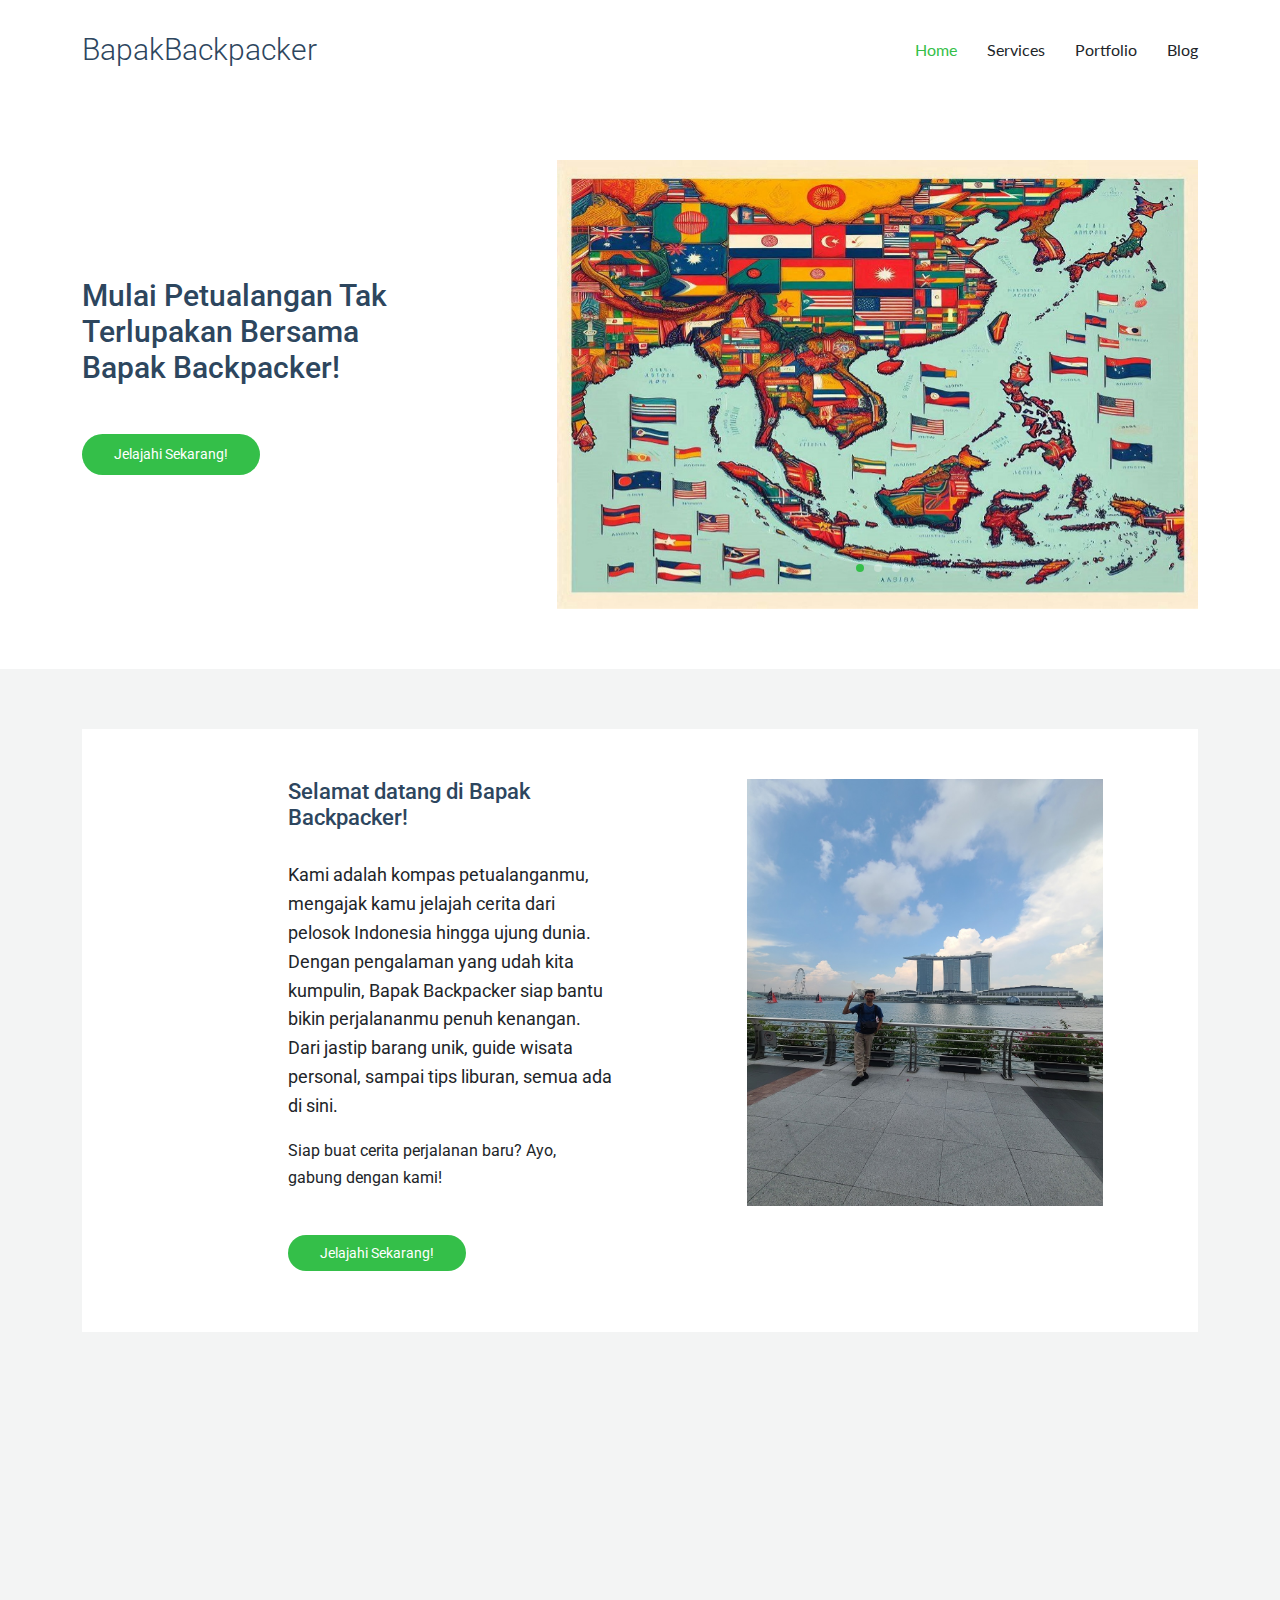
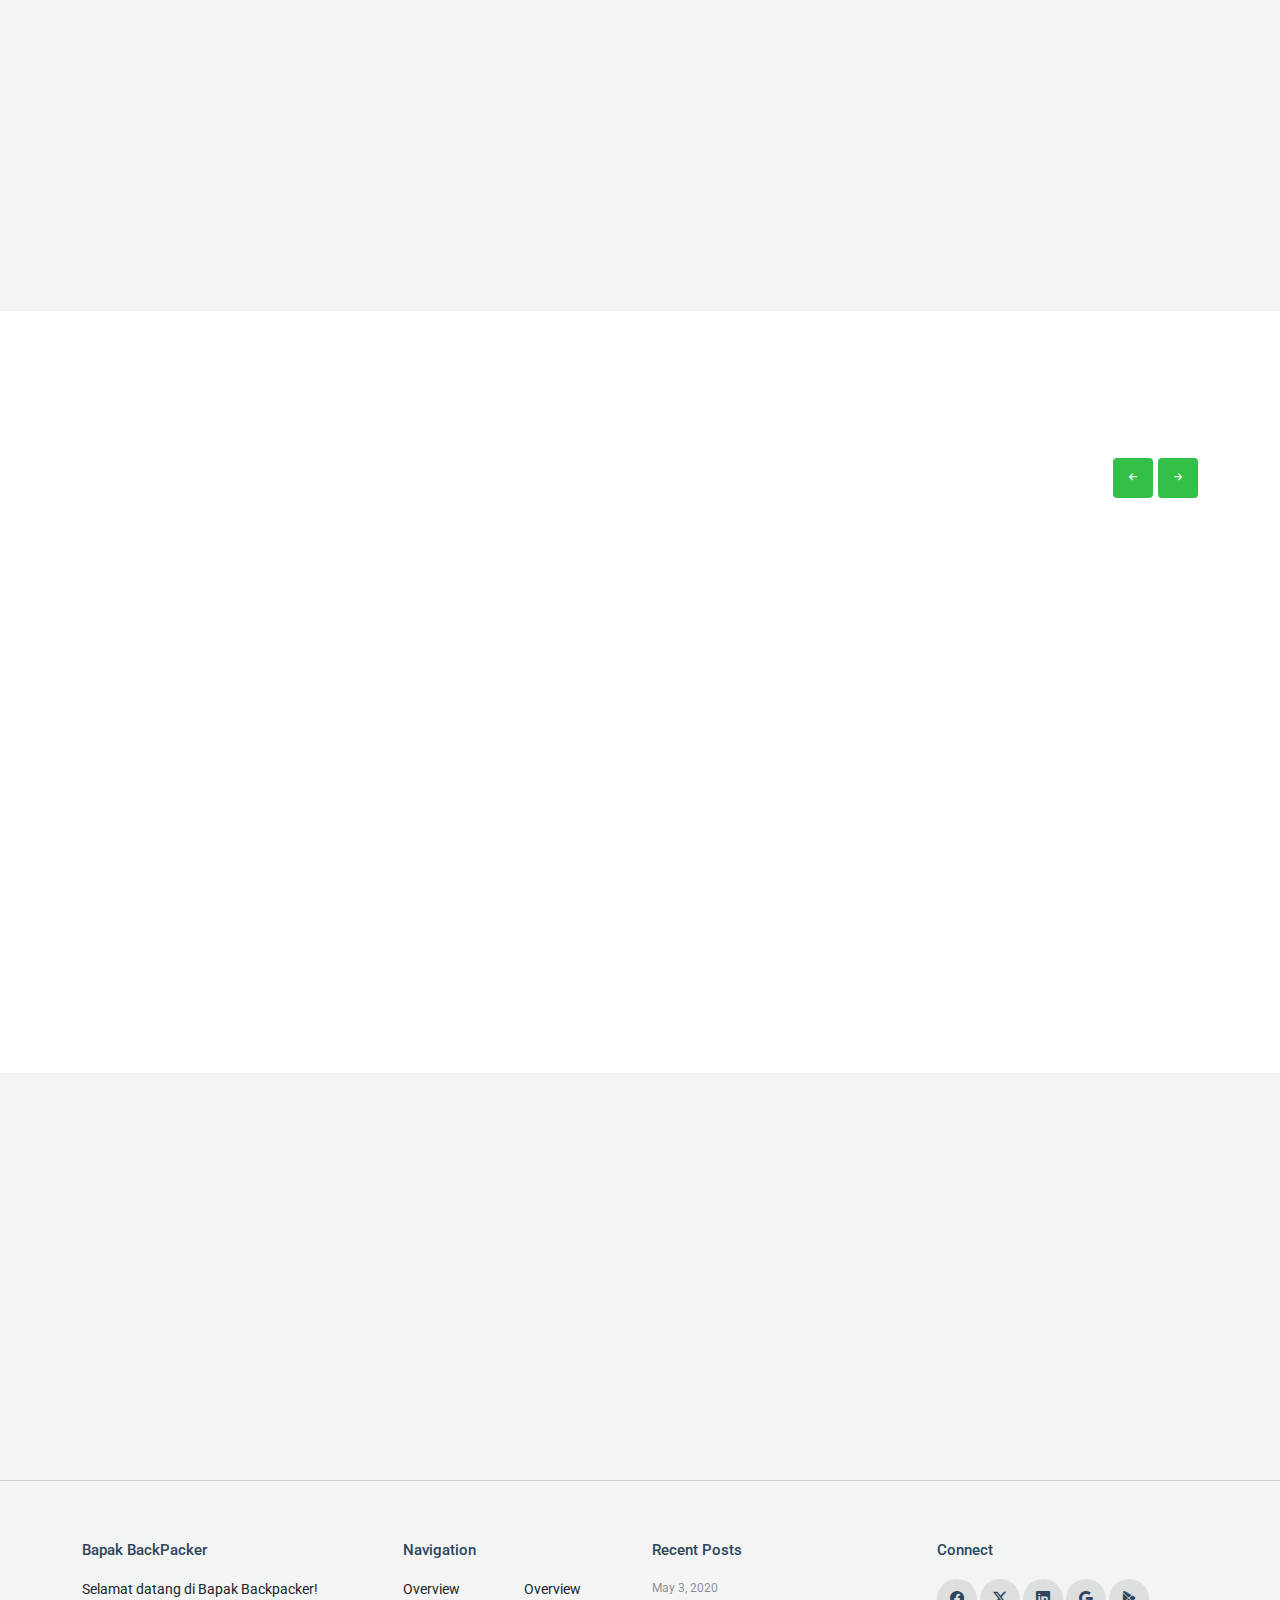
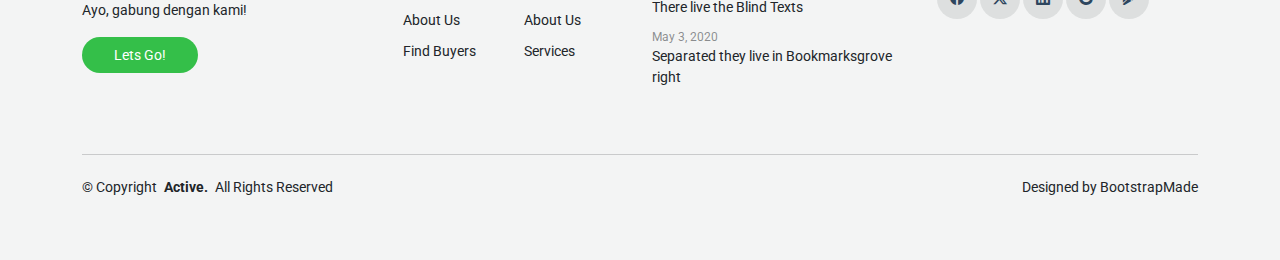
<file: index.html>
<!DOCTYPE html>
<html lang="en">
  <head>
    <meta charset="utf-8" />
    <meta content="width=device-width, initial-scale=1.0" name="viewport" />
    <title>BapakBackpacker</title>
    <meta name="description" content="" />
    <meta name="keywords" content="" />

    <!-- Favicons -->
    <link href="assets/img/favicon.png" rel="icon" />
    <link href="assets/img/apple-touch-icon.png" rel="apple-touch-icon" />

    <!-- Fonts -->
    <link href="https://fonts.googleapis.com" rel="preconnect" />
    <link href="https://fonts.gstatic.com" rel="preconnect" crossorigin />
    <link
      href="https://fonts.googleapis.com/css2?family=Roboto:ital,wght@0,100;0,300;0,400;0,500;0,700;0,900;1,100;1,300;1,400;1,500;1,700;1,900&family=Lato:ital,wght@0,100;0,300;0,400;0,700;0,900;1,100;1,300;1,400;1,700;1,900&display=swap"
      rel="stylesheet"
    />

    <!-- Vendor CSS Files -->
    <link href="assets/vendor/bootstrap/css/bootstrap.min.css" rel="stylesheet" />
    <link href="assets/vendor/bootstrap-icons/bootstrap-icons.css" rel="stylesheet" />
    <link href="assets/vendor/aos/aos.css" rel="stylesheet" />
    <link href="assets/vendor/swiper/swiper-bundle.min.css" rel="stylesheet" />
    <link href="assets/vendor/glightbox/css/glightbox.min.css" rel="stylesheet" />

    <!-- Main CSS File -->
    <link href="assets/css/main.css" rel="stylesheet" />

    <!-- =======================================================
  * Template Name: Active
  * Template URL: https://bootstrapmade.com/active-bootstrap-website-template/
  * Updated: Aug 07 2024 with Bootstrap v5.3.3
  * Author: BootstrapMade.com
  * License: https://bootstrapmade.com/license/
  ======================================================== -->
  </head>

  <body class="index-page">
    <header id="header" class="header d-flex align-items-center sticky-top">
      <div class="container-fluid container-xl position-relative d-flex align-items-center justify-content-between">
        <a href="index.html" class="logo d-flex align-items-center">
          <!-- Uncomment the line below if you also wish to use an image logo -->
          <!-- <img src="assets/img/logo.png" alt=""> -->
          <h1 class="sitename">BapakBackpacker</h1>
        </a>

        <nav id="navmenu" class="navmenu">
          <ul>
            <li><a href="index.html" class="active">Home</a></li>
            <li><a href="#">Services</a></li>
            <li><a href="#">Portfolio</a></li>
            <li><a href="https://blog.bapakbackpacker.com">Blog</a></li>
          </ul>
          <i class="mobile-nav-toggle d-xl-none bi bi-list"></i>
        </nav>
      </div>
    </header>

    <main class="main">
      <!-- About Section -->
      <section id="about" class="about section">
        <div class="container">
          <div class="row align-items-center justify-content-between">
            <div class="col-lg-7 mb-5 mb-lg-0 order-lg-2" data-aos="fade-up" data-aos-delay="400">
              <div class="swiper init-swiper">
                <script type="application/json" class="swiper-config">
                  {
                    "loop": true,
                    "speed": 600,
                    "autoplay": {
                      "delay": 5000
                    },
                    "slidesPerView": "auto",
                    "pagination": {
                      "el": ".swiper-pagination",
                      "type": "bullets",
                      "clickable": true
                    },
                    "breakpoints": {
                      "320": {
                        "slidesPerView": 1,
                        "spaceBetween": 40
                      },
                      "1200": {
                        "slidesPerView": 1,
                        "spaceBetween": 1
                      }
                    }
                  }
                </script>
                <div class="swiper-wrapper">
                  <div class="swiper-slide">
                    <img src="assets/img/img_h_6.jpg" alt="Image" class="img-fluid" />
                  </div>
                  <div class="swiper-slide">
                    <img src="assets/img/img_h_7.jpg" alt="Image" class="img-fluid" />
                  </div>
                  <div class="swiper-slide">
                    <img src="assets/img/img_h_8.jpg" alt="Image" class="img-fluid" />
                  </div>
                </div>
                <div class="swiper-pagination"></div>
              </div>
            </div>
            <div class="col-lg-4 order-lg-1">
              <h1 class="mb-4" data-aos="fade-up">Mulai Petualangan Tak Terlupakan Bersama Bapak Backpacker!</h1>
              <p class="mt-5" data-aos="fade-up">
                <a href="#" class="btn btn-get-started">Jelajahi Sekarang!</a>
              </p>
            </div>
          </div>
        </div>
      </section>
      <!-- /About Section -->

      <!-- About 2 Section -->
      <section id="about-2" class="about-2 section light-background">
        <div class="container">
          <div class="content">
            <div class="row justify-content-center">
              <div class="col-sm-12 col-md-5 col-lg-4 col-xl-4 order-lg-2 offset-xl-1 mb-4">
                <div class="img-wrap text-center text-md-left" data-aos="fade-up" data-aos-delay="100">
                  <div class="img">
                    <img src="assets/img/img_v_3.jpg" alt="circle image" class="img-fluid" />
                  </div>
                </div>
              </div>
              <div class="offset-md-0 offset-lg-1 col-sm-12 col-md-5 col-lg-5 col-xl-4" data-aos="fade-up">
                <div class="px-3">
                  <h2 class="content-title text-start">Selamat datang di Bapak Backpacker!</h2>
                  <p class="lead">
                    Kami adalah kompas petualanganmu, mengajak kamu jelajah cerita dari pelosok Indonesia hingga ujung dunia. Dengan pengalaman yang udah kita kumpulin, Bapak Backpacker siap bantu bikin perjalananmu penuh kenangan. Dari
                    jastip barang unik, guide wisata personal, sampai tips liburan, semua ada di sini.
                  </p>
                  <p class="mb-5">Siap buat cerita perjalanan baru? Ayo, gabung dengan kami!</p>
                  <p>
                    <a href="#" class="btn-get-started">Jelajahi Sekarang!</a>
                  </p>
                </div>
              </div>
            </div>
          </div>
        </div>
      </section>
      <!-- /About 2 Section -->

      <!-- Services Section -->
      <section id="services" class="services section light-background">
        <div class="container">
          <div class="row gy-4 justify-content-center">
            <div class="container section-title" data-aos="fade-up">
              <p>Penasaran?</p>
              <h2>Cek daftar lengkap jasa kami dan mulai Petualanganmu!</h2>
            </div>
            <div class="col-lg-3">
              <div class="services-item" data-aos="fade-up">
                <div class="services-icon">
                  <i class="bi bi-box"></i>
                </div>
                <div>
                  <h3>Open Jastip</h3>
                  <p>Dapetin barang unik dari setiap sudut dunia tanpa repot! Mau oleh-oleh khas atau barang langka? Serahkan pada Bapak Backpacker. Kami yang jalan, kamu yang nikmatin.</p>
                </div>
              </div>
            </div>

            <div class="col-lg-3">
              <div class="services-item" data-aos="fade-up" data-aos-delay="100">
                <div class="services-icon">
                  <i class="bi bi-people-fill"></i>
                </div>
                <div>
                  <h3>Jasa Tour Guide</h3>
                  <p>Jelajah lebih dalam dengan cerita di setiap destinasi. Dari hidden gems sampai spot populer, Bapak Backpacker bawa kamu nikmati petualangan yang autentik.</p>
                </div>
              </div>
            </div>

            <div class="col-lg-3">
              <div class="services-item" data-aos="fade-up" data-aos-delay="200">
                <div class="services-icon">
                  <i class="bi bi-twitch"></i>
                </div>
                <div>
                  <h3>Jasa Konsultasi Liburan</h3>
                  <p>Liburan tanpa pusing! Dari merancang itinerary sampai booking tiket, biar Bapak Backpacker yang urus. Fokuskan waktu buat bersenang-senang, sisanya serahkan pada kami.</p>
                </div>
              </div>
            </div>
          </div>
        </div>
      </section>
      <!-- /Services Section -->

      <!-- Tabs Section -->
      <section id="team" class="team section">
        <div class="site-section slider-team-wrap">
          <div class="container">
            <div class="container section-title" data-aos="fade-up">
              <h2>Galeri Perjalanan!</h2>
            </div>
            <div class="slider-nav d-flex justify-content-end mb-3">
              <a href="#" class="js-prev js-custom-prev"><i class="bi bi-arrow-left-short"></i></a>
              <a href="#" class="js-next js-custom-next"><i class="bi bi-arrow-right-short"></i></a>
            </div>

            <div class="swiper init-swiper" data-aos="fade-up" data-aos-delay="100">
              <script type="application/json" class="swiper-config">
                {
                  "loop": true,
                  "speed": 600,
                  "autoplay": {
                    "delay": 5000
                  },
                  "slidesPerView": "1",
                  "pagination": {
                    "el": ".swiper-pagination",
                    "type": "bullets",
                    "clickable": true
                  },
                  "navigation": {
                    "nextEl": ".js-custom-next",
                    "prevEl": ".js-custom-prev"
                  },
                  "breakpoints": {
                    "640": {
                      "slidesPerView": 2,
                      "spaceBetween": 30
                    },
                    "768": {
                      "slidesPerView": 3,
                      "spaceBetween": 30
                    },
                    "1200": {
                      "slidesPerView": 3,
                      "spaceBetween": 30
                    }
                  }
                }
              </script>
              <div class="swiper-wrapper">
                <div class="swiper-slide">
                  <div class="team">
                    <div class="pic">
                      <img src="assets/img/team/team-1.jpg" alt="Image" class="img-fluid" />
                    </div>
                  </div>
                </div>
                <div class="swiper-slide">
                  <div class="team">
                    <div class="pic">
                      <img src="assets/img/team/team-2.jpg" alt="Image" class="img-fluid" />
                    </div>
                  </div>
                </div>
                <div class="swiper-slide">
                  <div class="team">
                    <div class="pic">
                      <img src="assets/img/team/team-3.jpg" alt="Image" class="img-fluid" />
                    </div>
                  </div>
                </div>
                <div class="swiper-slide">
                  <div class="team">
                    <div class="pic">
                      <img src="assets/img/team/team-4.jpg" alt="Image" class="img-fluid" />
                    </div>
                  </div>
                </div>
                <div class="swiper-slide">
                  <div class="team">
                    <div class="pic">
                      <img src="assets/img/team/team-5.jpg" alt="Image" class="img-fluid" />
                    </div>
                  </div>
                </div>
                <div class="swiper-slide">
                  <div class="team">
                    <div class="pic">
                      <img src="assets/img/team/team-6.jpg" alt="Image" class="img-fluid" />
                    </div>
                  </div>
                </div>
                <div class="swiper-slide">
                  <div class="team">
                    <div class="pic">
                      <img src="assets/img/team/team-7.jpg" alt="Image" class="img-fluid" />
                    </div>
                  </div>
                </div>
                <!-- <div class="swiper-slide"></div> -->
              </div>
            </div>
          </div>
          <!-- /.container -->
        </div>
      </section>
      <!-- /Tabs Section -->

      <!-- Testimonials Section -->
      <section id="testimonials" class="testimonials section light-background">
        <!-- Section Title -->
        <div class="container section-title" data-aos="fade-up">
          <h2>Testimoni !</h2>
        </div>
        <!-- End Section Title -->

        <div class="container" data-aos="fade-up">
          <div class="row justify-content-center">
            <div class="col-lg-7">
              <div class="swiper init-swiper">
                <script type="application/json" class="swiper-config">
                  {
                    "loop": true,
                    "speed": 600,
                    "autoplay": {
                      "delay": 5000
                    },
                    "slidesPerView": "auto",
                    "pagination": {
                      "el": ".swiper-pagination",
                      "type": "bullets",
                      "clickable": true
                    },
                    "breakpoints": {
                      "320": {
                        "slidesPerView": 1,
                        "spaceBetween": 40
                      },
                      "1200": {
                        "slidesPerView": 1,
                        "spaceBetween": 1
                      }
                    }
                  }
                </script>
                <div class="swiper-wrapper">
                  <div class="swiper-slide">
                    <div class="testimonial mx-auto">
                      <figure class="img-wrap">
                        <img src="assets/img/testimonials/testimonials-1.jpg" alt="Image" class="img-fluid" />
                      </figure>
                      <h3 class="name">Adam Aderson</h3>
                      <blockquote>
                        <p>“There live the blind texts. Separated they live in Bookmarksgrove right at the coast of the Semantics, a large language ocean.”</p>
                      </blockquote>
                    </div>
                  </div>
                  <div class="swiper-slide">
                    <div class="testimonial mx-auto">
                      <figure class="img-wrap">
                        <img src="assets/img/testimonials/testimonials-2.jpg" alt="Image" class="img-fluid" />
                      </figure>
                      <h3 class="name">Lukas Devlin</h3>
                      <blockquote>
                        <p>“There live the blind texts. Separated they live in Bookmarksgrove right at the coast of the Semantics, a large language ocean.”</p>
                      </blockquote>
                    </div>
                  </div>
                  <div class="swiper-slide">
                    <div class="testimonial mx-auto">
                      <figure class="img-wrap">
                        <img src="assets/img/testimonials/testimonials-3.jpg" alt="Image" class="img-fluid" />
                      </figure>
                      <h3 class="name">Kayla Bryant</h3>
                      <blockquote>
                        <p>“There live the blind texts. Separated they live in Bookmarksgrove right at the coast of the Semantics, a large language ocean.”</p>
                      </blockquote>
                    </div>
                  </div>
                </div>
                <div class="swiper-pagination"></div>
              </div>
            </div>
          </div>
        </div>
      </section>
      <!-- /Testimonials Section -->
    </main>

    <footer id="footer" class="footer light-background">
      <div class="container">
        <div class="row g-4">
          <div class="col-md-6 col-lg-3 mb-3 mb-md-0">
            <div class="widget">
              <h3 class="widget-heading">Bapak BackPacker</h3>
              <p class="mb-4">Selamat datang di Bapak Backpacker! Ayo, gabung dengan kami!</p>
              <p class="mb-0">
                <a href="#" class="btn-learn-more">Lets Go!</a>
              </p>
            </div>
          </div>
          <div class="col-md-6 col-lg-3 ps-lg-5 mb-3 mb-md-0">
            <div class="widget">
              <h3 class="widget-heading">Navigation</h3>
              <ul class="list-unstyled float-start me-5">
                <li><a href="#">Overview</a></li>
                <li><a href="#">About Us</a></li>
                <li><a href="#">Find Buyers</a></li>
              </ul>
              <ul class="list-unstyled float-start">
                <li><a href="#">Overview</a></li>
                <li><a href="#">About Us</a></li>
                <li><a href="#">Services</a></li>
              </ul>
            </div>
          </div>
          <div class="col-md-6 col-lg-3 pl-lg-5">
            <div class="widget">
              <h3 class="widget-heading">Recent Posts</h3>
              <ul class="list-unstyled footer-blog-entry">
                <li>
                  <span class="d-block date">May 3, 2020</span>
                  <a href="#">There live the Blind Texts</a>
                </li>
                <li>
                  <span class="d-block date">May 3, 2020</span>
                  <a href="#">Separated they live in Bookmarksgrove right</a>
                </li>
              </ul>
            </div>
          </div>
          <div class="col-md-6 col-lg-3 pl-lg-5">
            <div class="widget">
              <h3 class="widget-heading">Connect</h3>
              <ul class="list-unstyled social-icons light mb-3">
                <li>
                  <a href="#"><span class="bi bi-facebook"></span></a>
                </li>
                <li>
                  <a href="#"><span class="bi bi-twitter-x"></span></a>
                </li>
                <li>
                  <a href="#"><span class="bi bi-linkedin"></span></a>
                </li>
                <li>
                  <a href="#"><span class="bi bi-google"></span></a>
                </li>
                <li>
                  <a href="#"><span class="bi bi-google-play"></span></a>
                </li>
              </ul>
            </div>
          </div>
        </div>

        <div class="copyright d-flex flex-column flex-md-row align-items-center justify-content-md-between">
          <p>© <span>Copyright</span> <strong class="px-1 sitename">Active.</strong> <span>All Rights Reserved</span></p>
          <div class="credits">
            <!-- All the links in the footer should remain intact. -->
            <!-- You can delete the links only if you've purchased the pro version. -->
            <!-- Licensing information: https://bootstrapmade.com/license/ -->
            <!-- Purchase the pro version with working PHP/AJAX contact form: [buy-url] -->
            Designed by <a href="https://bootstrapmade.com/">BootstrapMade</a>
          </div>
        </div>
      </div>
    </footer>

    <!-- Scroll Top -->
    <a href="#" id="scroll-top" class="scroll-top d-flex align-items-center justify-content-center"><i class="bi bi-arrow-up-short"></i></a>

    <!-- Preloader -->
    <div id="preloader"></div>

    <!-- Vendor JS Files -->
    <script src="assets/vendor/bootstrap/js/bootstrap.bundle.min.js"></script>
    <script src="assets/vendor/php-email-form/validate.js"></script>
    <script src="assets/vendor/aos/aos.js"></script>
    <script src="assets/vendor/swiper/swiper-bundle.min.js"></script>
    <script src="assets/vendor/purecounter/purecounter_vanilla.js"></script>
    <script src="assets/vendor/glightbox/js/glightbox.min.js"></script>
    <script src="assets/vendor/imagesloaded/imagesloaded.pkgd.min.js"></script>
    <script src="assets/vendor/isotope-layout/isotope.pkgd.min.js"></script>

    <!-- Main JS File -->
    <script src="assets/js/main.js"></script>
  </body>
</html>
</file>
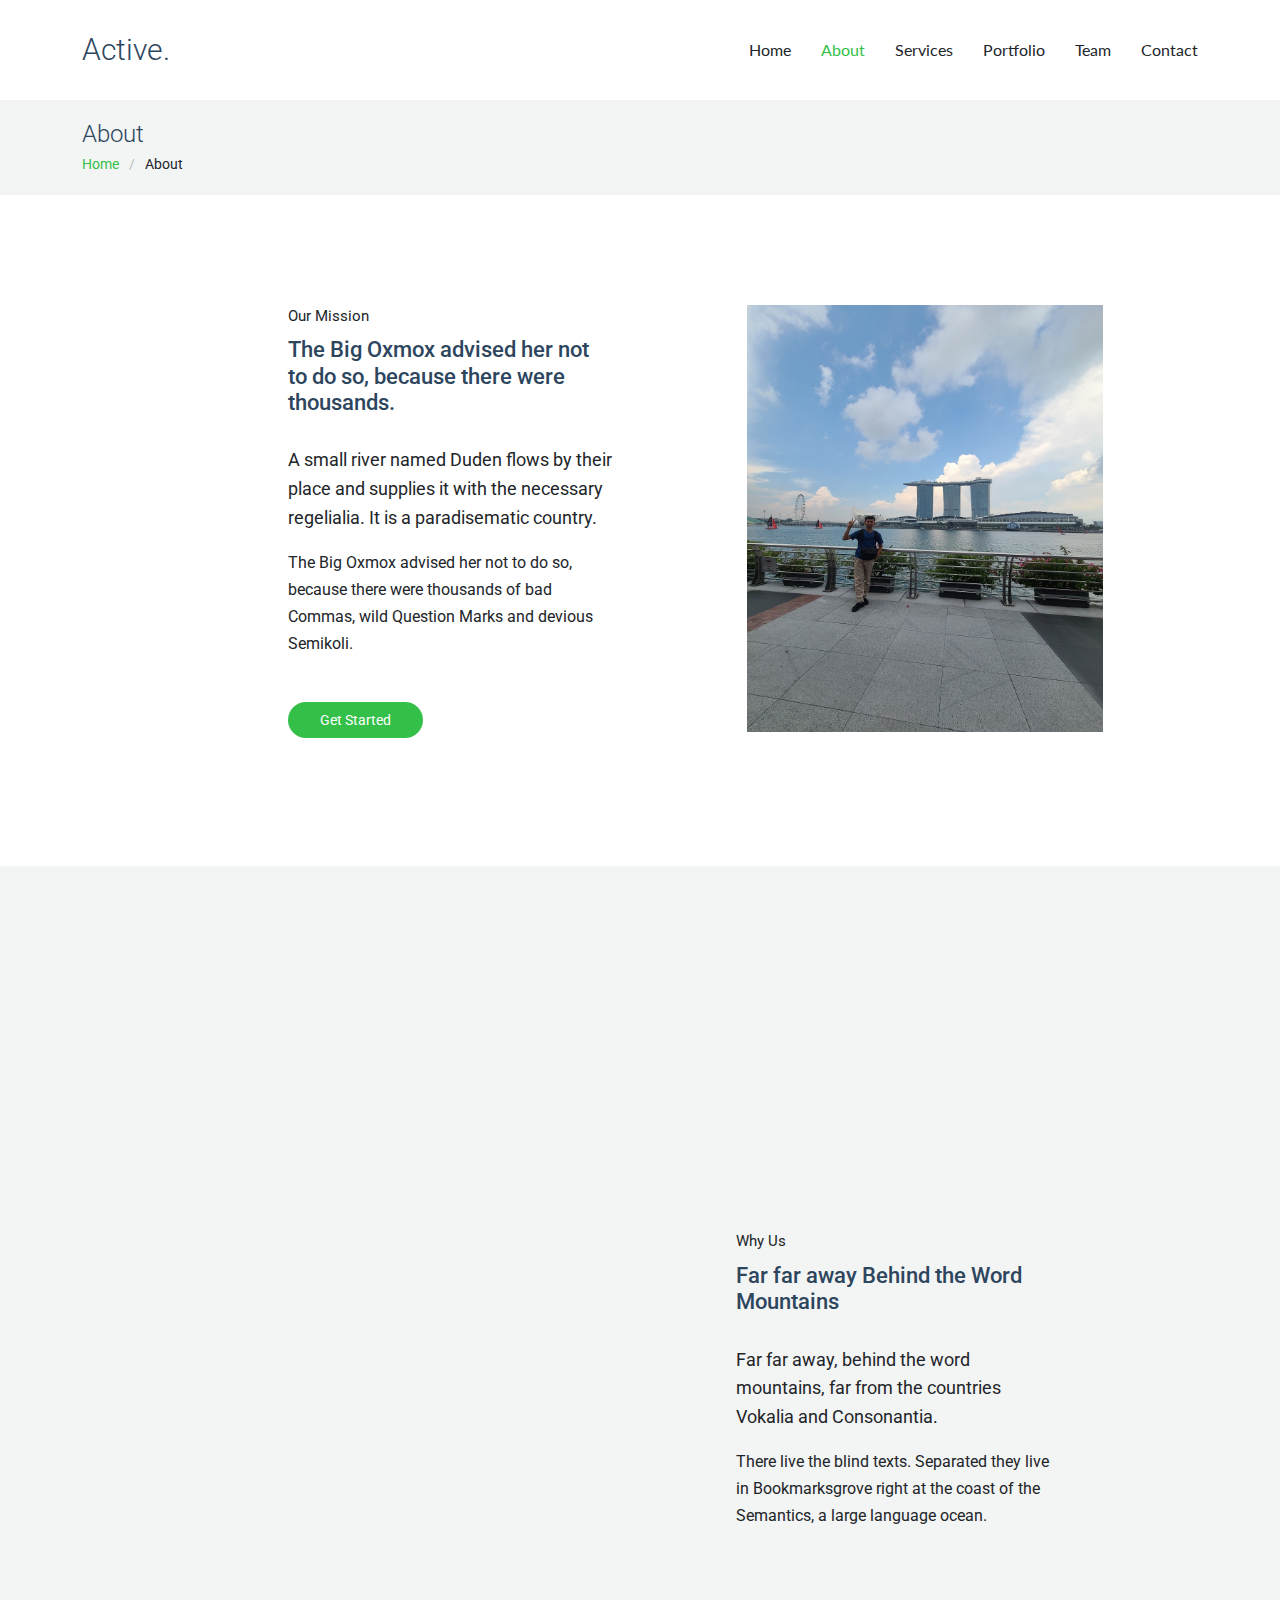
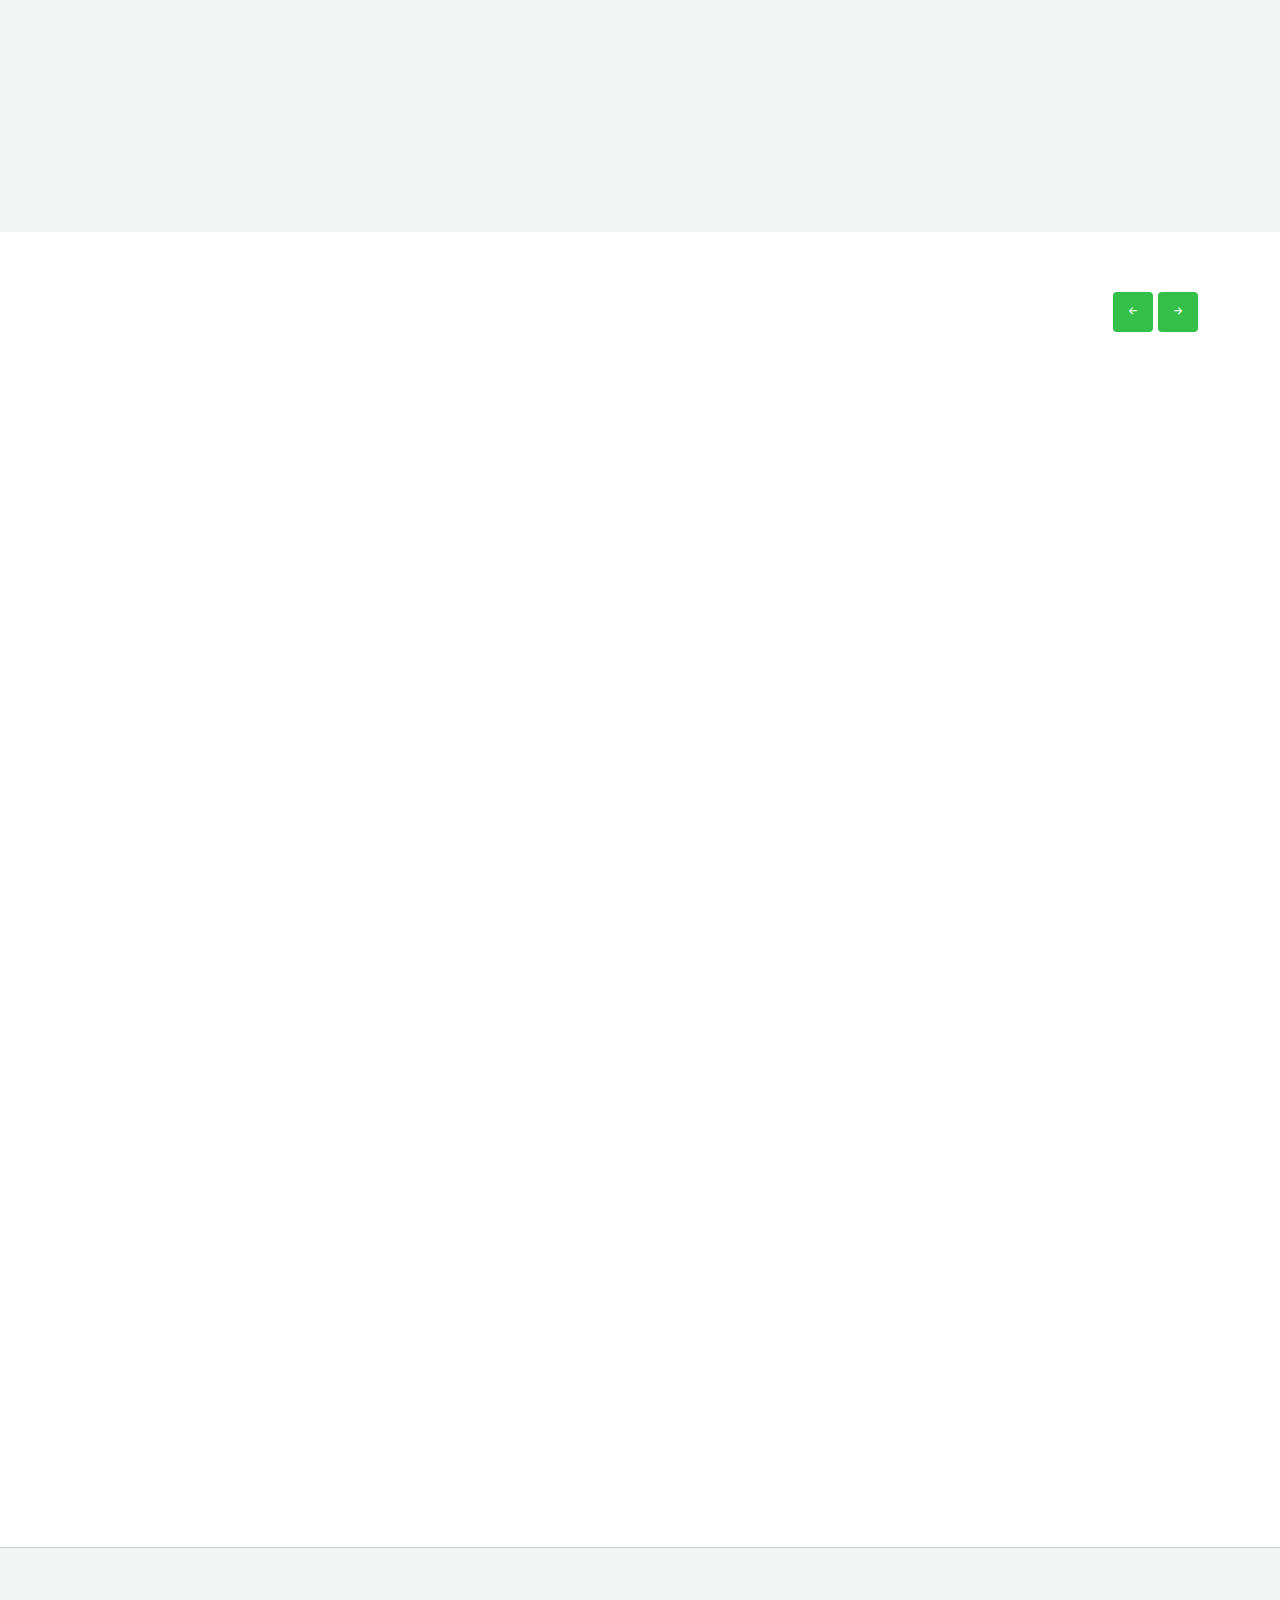
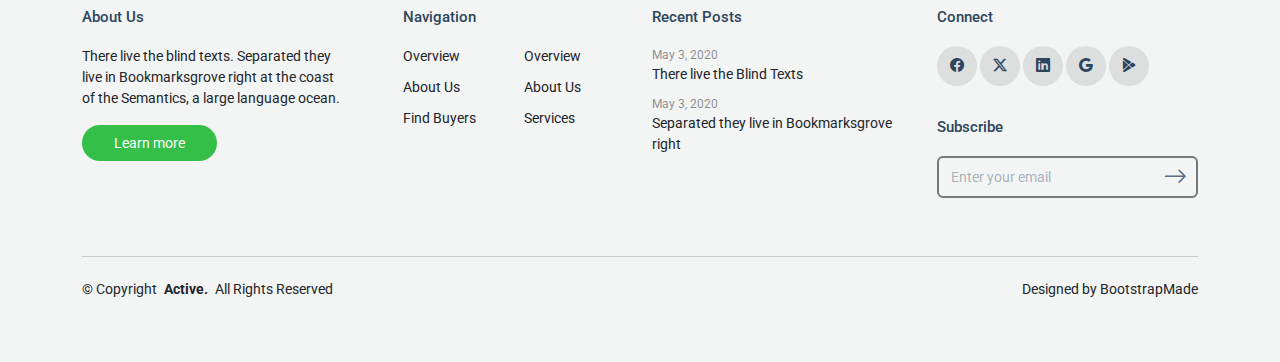
<file: about.html>
<!DOCTYPE html>
<html lang="en">
  <head>
    <meta charset="utf-8" />
    <meta content="width=device-width, initial-scale=1.0" name="viewport" />
    <title>About - Active Bootstrap Template</title>
    <meta name="description" content="" />
    <meta name="keywords" content="" />

    <!-- Favicons -->
    <link href="assets/img/favicon.png" rel="icon" />
    <link href="assets/img/apple-touch-icon.png" rel="apple-touch-icon" />

    <!-- Fonts -->
    <link href="https://fonts.googleapis.com" rel="preconnect" />
    <link href="https://fonts.gstatic.com" rel="preconnect" crossorigin />
    <link
      href="https://fonts.googleapis.com/css2?family=Roboto:ital,wght@0,100;0,300;0,400;0,500;0,700;0,900;1,100;1,300;1,400;1,500;1,700;1,900&family=Lato:ital,wght@0,100;0,300;0,400;0,700;0,900;1,100;1,300;1,400;1,700;1,900&display=swap"
      rel="stylesheet"
    />

    <!-- Vendor CSS Files -->
    <link href="assets/vendor/bootstrap/css/bootstrap.min.css" rel="stylesheet" />
    <link href="assets/vendor/bootstrap-icons/bootstrap-icons.css" rel="stylesheet" />
    <link href="assets/vendor/aos/aos.css" rel="stylesheet" />
    <link href="assets/vendor/swiper/swiper-bundle.min.css" rel="stylesheet" />
    <link href="assets/vendor/glightbox/css/glightbox.min.css" rel="stylesheet" />

    <!-- Main CSS File -->
    <link href="assets/css/main.css" rel="stylesheet" />

    <!-- =======================================================
  * Template Name: Active
  * Template URL: https://bootstrapmade.com/active-bootstrap-website-template/
  * Updated: Aug 07 2024 with Bootstrap v5.3.3
  * Author: BootstrapMade.com
  * License: https://bootstrapmade.com/license/
  ======================================================== -->
  </head>

  <body class="about-page">
    <header id="header" class="header d-flex align-items-center sticky-top">
      <div class="container-fluid container-xl position-relative d-flex align-items-center justify-content-between">
        <a href="index.html" class="logo d-flex align-items-center">
          <!-- Uncomment the line below if you also wish to use an image logo -->
          <!-- <img src="assets/img/logo.png" alt=""> -->
          <h1 class="sitename">Active.</h1>
        </a>

        <nav id="navmenu" class="navmenu">
          <ul>
            <li><a href="index.html">Home</a></li>
            <li><a href="about.html" class="active">About</a></li>
            <li><a href="services.html">Services</a></li>
            <li><a href="portfolio.html">Portfolio</a></li>
            <li><a href="team.html">Team</a></li>
            <li><a href="contact.html">Contact</a></li>
          </ul>
          <i class="mobile-nav-toggle d-xl-none bi bi-list"></i>
        </nav>
      </div>
    </header>

    <main class="main">
      <!-- Page Title -->
      <div class="page-title light-background">
        <div class="container">
          <h1>About</h1>
          <nav class="breadcrumbs">
            <ol>
              <li><a href="index.html">Home</a></li>
              <li class="current">About</li>
            </ol>
          </nav>
        </div>
      </div>
      <!-- End Page Title -->

      <!-- About 2 Section -->
      <section id="about-2" class="about-2 section">
        <div class="container">
          <div class="content">
            <div class="row justify-content-center">
              <div class="col-sm-12 col-md-5 col-lg-4 col-xl-4 order-lg-2 offset-xl-1 mb-4">
                <div class="img-wrap text-center text-md-left" data-aos="fade-up" data-aos-delay="100">
                  <div class="img">
                    <img src="assets/img/img_v_3.jpg" alt="circle image" class="img-fluid" />
                  </div>
                </div>
              </div>

              <div class="offset-md-0 offset-lg-1 col-sm-12 col-md-5 col-lg-5 col-xl-4" data-aos="fade-up">
                <div class="px-3">
                  <span class="content-subtitle">Our Mission</span>
                  <h2 class="content-title text-start">The Big Oxmox advised her not to do so, because there were thousands.</h2>
                  <p class="lead">A small river named Duden flows by their place and supplies it with the necessary regelialia. It is a paradisematic country.</p>
                  <p class="mb-5">The Big Oxmox advised her not to do so, because there were thousands of bad Commas, wild Question Marks and devious Semikoli.</p>
                  <p>
                    <a href="#" class="btn-get-started">Get Started</a>
                  </p>
                </div>
              </div>
            </div>
          </div>
        </div>
      </section>
      <!-- /About 2 Section -->

      <!-- Services Section -->
      <section id="services" class="services section light-background">
        <div class="container">
          <div class="row gy-4 justify-content-center">
            <div class="col-lg-3">
              <div class="services-item" data-aos="fade-up">
                <div class="services-icon">
                  <i class="bi bi-bullseye"></i>
                </div>
                <div>
                  <h3>Technology</h3>
                  <p>Separated they live in Bookmarksgrove right at the coast</p>
                </div>
              </div>
            </div>

            <div class="col-lg-3">
              <div class="services-item" data-aos="fade-up" data-aos-delay="100">
                <div class="services-icon">
                  <i class="bi bi-command"></i>
                </div>
                <div>
                  <h3>Web Design</h3>
                  <p>Separated they live in Bookmarksgrove right at the coast</p>
                </div>
              </div>
            </div>

            <div class="col-lg-3">
              <div class="services-item" data-aos="fade-up" data-aos-delay="200">
                <div class="services-icon">
                  <i class="bi bi-bar-chart"></i>
                </div>
                <div>
                  <h3>Branding</h3>
                  <p>Separated they live in Bookmarksgrove right at the coast</p>
                </div>
              </div>
            </div>
          </div>
        </div>
      </section>
      <!-- /Services Section -->

      <!-- Stats Section -->
      <section id="stats" class="stats section light-background">
        <div class="container">
          <div class="row gy-4 justify-content-center">
            <div class="col-lg-5">
              <div class="images-overlap">
                <img src="assets/img/img_v_1.jpg" alt="student" class="img-fluid img-1" data-aos="fade-up" />
              </div>
            </div>

            <div class="col-lg-4 ps-lg-5">
              <span class="content-subtitle">Why Us</span>
              <h2 class="content-title">Far far away Behind the Word Mountains</h2>
              <p class="lead">Far far away, behind the word mountains, far from the countries Vokalia and Consonantia.</p>
              <p class="mb-5">There live the blind texts. Separated they live in Bookmarksgrove right at the coast of the Semantics, a large language ocean.</p>
              <div class="row mb-5 count-numbers">
                <!-- Start Stats Item -->
                <div class="col-4 counter" data-aos="fade-up" data-aos-delay="100">
                  <span data-purecounter-separator="true" data-purecounter-start="0" data-purecounter-end="3919" data-purecounter-duration="1" class="purecounter number"></span>
                  <span class="d-block">Coffee</span>
                </div>
                <!-- End Stats Item -->

                <!-- Start Stats Item -->
                <div class="col-4 counter" data-aos="fade-up" data-aos-delay="200">
                  <span data-purecounter-separator="true" data-purecounter-start="0" data-purecounter-end="2831" data-purecounter-duration="1" class="purecounter number"></span>
                  <span class="d-block">Codes</span>
                </div>
                <!-- End Stats Item -->

                <!-- Start Stats Item -->
                <div class="col-4 counter" data-aos="fade-up" data-aos-delay="300">
                  <span data-purecounter-separator="true" data-purecounter-start="0" data-purecounter-end="1914" data-purecounter-duration="1" class="purecounter number"></span>
                  <span class="d-block">Projects</span>
                </div>
                <!-- End Stats Item -->
              </div>
            </div>
          </div>
        </div>
      </section>
      <!-- /Stats Section -->

      <!-- Team Section -->
      <section id="team" class="team section">
        <div class="site-section slider-team-wrap">
          <div class="container">
            <div class="slider-nav d-flex justify-content-end mb-3">
              <a href="#" class="js-prev js-custom-prev"><i class="bi bi-arrow-left-short"></i></a>
              <a href="#" class="js-next js-custom-next"><i class="bi bi-arrow-right-short"></i></a>
            </div>

            <div class="swiper init-swiper" data-aos="fade-up" data-aos-delay="100">
              <script type="application/json" class="swiper-config">
                {
                  "loop": true,
                  "speed": 600,
                  "autoplay": {
                    "delay": 5000
                  },
                  "slidesPerView": "1",
                  "pagination": {
                    "el": ".swiper-pagination",
                    "type": "bullets",
                    "clickable": true
                  },
                  "navigation": {
                    "nextEl": ".js-custom-next",
                    "prevEl": ".js-custom-prev"
                  },
                  "breakpoints": {
                    "640": {
                      "slidesPerView": 2,
                      "spaceBetween": 30
                    },
                    "768": {
                      "slidesPerView": 3,
                      "spaceBetween": 30
                    },
                    "1200": {
                      "slidesPerView": 3,
                      "spaceBetween": 30
                    }
                  }
                }
              </script>
              <div class="swiper-wrapper">
                <div class="swiper-slide">
                  <div class="team">
                    <div class="pic">
                      <img src="assets/img/team/team-1.jpg" alt="Image" class="img-fluid" />
                    </div>
                    <h3 clas="">
                      <a href="#"><span class="">Jeremy</span> Walker</a>
                    </h3>
                    <span class="d-block position">CEO, Founder, Atty.</span>
                    <p>Separated they live in. Separated they live in Bookmarksgrove right at the coast of the Semantics, a large language ocean.</p>
                    <p class="mb-0">
                      <a href="#" class="more dark">Learn More <span class="bi bi-arrow-right-short"></span></a>
                    </p>
                  </div>
                </div>
                <div class="swiper-slide">
                  <div class="team">
                    <div class="pic">
                      <img src="assets/img/team/team-2.jpg" alt="Image" class="img-fluid" />
                    </div>
                    <h3 clas="">
                      <a href="#"><span class="">Lawson</span> Arnold</a>
                    </h3>
                    <span class="d-block position">CEO, Founder, Atty.</span>
                    <p>Separated they live in. Separated they live in Bookmarksgrove right at the coast of the Semantics, a large language ocean.</p>
                    <p class="mb-0">
                      <a href="#" class="more dark">Learn More <span class="bi bi-arrow-right-short"></span></a>
                    </p>
                  </div>
                </div>
                <div class="swiper-slide">
                  <div class="team">
                    <div class="pic">
                      <img src="assets/img/team/team-3.jpg" alt="Image" class="img-fluid" />
                    </div>
                    <h3 clas="">
                      <a href="#"><span class="">Patrik</span> White</a>
                    </h3>
                    <span class="d-block position">CEO, Founder, Atty.</span>
                    <p>Separated they live in. Separated they live in Bookmarksgrove right at the coast of the Semantics, a large language ocean.</p>
                    <p class="mb-0">
                      <a href="#" class="more dark">Learn More <span class="bi bi-arrow-right-short"></span></a>
                    </p>
                  </div>
                </div>
                <div class="swiper-slide">
                  <div class="team">
                    <div class="pic">
                      <img src="assets/img/team/team-4.jpg" alt="Image" class="img-fluid" />
                    </div>
                    <h3 clas="">
                      <a href="#"><span class="">Kathryn</span> Ryan</a>
                    </h3>
                    <span class="d-block position">CEO, Founder, Atty.</span>
                    <p>Separated they live in. Separated they live in Bookmarksgrove right at the coast of the Semantics, a large language ocean.</p>
                    <p class="mb-0">
                      <a href="#" class="more dark">Learn More <span class="bi bi-arrow-right-short"></span></a>
                    </p>
                  </div>
                </div>
                <!-- <div class="swiper-slide"></div> -->
              </div>
            </div>
          </div>
          <!-- /.container -->
        </div>
      </section>
      <!-- /Team Section -->

      <!-- Testimonials Section -->
      <section id="testimonials" class="testimonials section">
        <!-- Section Title -->
        <div class="container section-title" data-aos="fade-up">
          <p>Happy Customers</p>
          <h2>Testimonials</h2>
        </div>
        <!-- End Section Title -->

        <div class="container" data-aos="fade-up">
          <div class="row justify-content-center">
            <div class="col-lg-7">
              <div class="swiper init-swiper">
                <script type="application/json" class="swiper-config">
                  {
                    "loop": true,
                    "speed": 600,
                    "autoplay": {
                      "delay": 5000
                    },
                    "slidesPerView": "auto",
                    "pagination": {
                      "el": ".swiper-pagination",
                      "type": "bullets",
                      "clickable": true
                    },
                    "breakpoints": {
                      "320": {
                        "slidesPerView": 1,
                        "spaceBetween": 40
                      },
                      "1200": {
                        "slidesPerView": 1,
                        "spaceBetween": 1
                      }
                    }
                  }
                </script>
                <div class="swiper-wrapper">
                  <div class="swiper-slide">
                    <div class="testimonial mx-auto">
                      <figure class="img-wrap">
                        <img src="assets/img/testimonials/testimonials-1.jpg" alt="Image" class="img-fluid" />
                      </figure>
                      <h3 class="name">Adam Aderson</h3>
                      <blockquote>
                        <p>“There live the blind texts. Separated they live in Bookmarksgrove right at the coast of the Semantics, a large language ocean.”</p>
                      </blockquote>
                    </div>
                  </div>
                  <div class="swiper-slide">
                    <div class="testimonial mx-auto">
                      <figure class="img-wrap">
                        <img src="assets/img/testimonials/testimonials-2.jpg" alt="Image" class="img-fluid" />
                      </figure>
                      <h3 class="name">Lukas Devlin</h3>
                      <blockquote>
                        <p>“There live the blind texts. Separated they live in Bookmarksgrove right at the coast of the Semantics, a large language ocean.”</p>
                      </blockquote>
                    </div>
                  </div>
                  <div class="swiper-slide">
                    <div class="testimonial mx-auto">
                      <figure class="img-wrap">
                        <img src="assets/img/testimonials/testimonials-3.jpg" alt="Image" class="img-fluid" />
                      </figure>
                      <h3 class="name">Kayla Bryant</h3>
                      <blockquote>
                        <p>“There live the blind texts. Separated they live in Bookmarksgrove right at the coast of the Semantics, a large language ocean.”</p>
                      </blockquote>
                    </div>
                  </div>
                </div>
                <div class="swiper-pagination"></div>
              </div>
            </div>
          </div>
        </div>
      </section>
      <!-- /Testimonials Section -->
    </main>

    <footer id="footer" class="footer light-background">
      <div class="container">
        <div class="row g-4">
          <div class="col-md-6 col-lg-3 mb-3 mb-md-0">
            <div class="widget">
              <h3 class="widget-heading">About Us</h3>
              <p class="mb-4">There live the blind texts. Separated they live in Bookmarksgrove right at the coast of the Semantics, a large language ocean.</p>
              <p class="mb-0">
                <a href="#" class="btn-learn-more">Learn more</a>
              </p>
            </div>
          </div>
          <div class="col-md-6 col-lg-3 ps-lg-5 mb-3 mb-md-0">
            <div class="widget">
              <h3 class="widget-heading">Navigation</h3>
              <ul class="list-unstyled float-start me-5">
                <li><a href="#">Overview</a></li>
                <li><a href="#">About Us</a></li>
                <li><a href="#">Find Buyers</a></li>
              </ul>
              <ul class="list-unstyled float-start">
                <li><a href="#">Overview</a></li>
                <li><a href="#">About Us</a></li>
                <li><a href="#">Services</a></li>
              </ul>
            </div>
          </div>
          <div class="col-md-6 col-lg-3 pl-lg-5">
            <div class="widget">
              <h3 class="widget-heading">Recent Posts</h3>
              <ul class="list-unstyled footer-blog-entry">
                <li>
                  <span class="d-block date">May 3, 2020</span>
                  <a href="#">There live the Blind Texts</a>
                </li>
                <li>
                  <span class="d-block date">May 3, 2020</span>
                  <a href="#">Separated they live in Bookmarksgrove right</a>
                </li>
              </ul>
            </div>
          </div>
          <div class="col-md-6 col-lg-3 pl-lg-5">
            <div class="widget">
              <h3 class="widget-heading">Connect</h3>
              <ul class="list-unstyled social-icons light mb-3">
                <li>
                  <a href="#"><span class="bi bi-facebook"></span></a>
                </li>
                <li>
                  <a href="#"><span class="bi bi-twitter-x"></span></a>
                </li>
                <li>
                  <a href="#"><span class="bi bi-linkedin"></span></a>
                </li>
                <li>
                  <a href="#"><span class="bi bi-google"></span></a>
                </li>
                <li>
                  <a href="#"><span class="bi bi-google-play"></span></a>
                </li>
              </ul>
            </div>

            <div class="widget">
              <div class="footer-subscribe">
                <h3 class="widget-heading">Subscribe</h3>
                <form action="forms/newsletter.php" method="post" class="php-email-form">
                  <div class="mb-2">
                    <input type="text" class="form-control" name="email" placeholder="Enter your email" />

                    <button type="submit" class="btn btn-link">
                      <span class="bi bi-arrow-right"></span>
                    </button>
                  </div>
                  <div class="loading">Loading</div>
                  <div class="error-message"></div>
                  <div class="sent-message">Your subscription request has been sent. Thank you!</div>
                </form>
              </div>
            </div>
          </div>
        </div>

        <div class="copyright d-flex flex-column flex-md-row align-items-center justify-content-md-between">
          <p>© <span>Copyright</span> <strong class="px-1 sitename">Active.</strong> <span>All Rights Reserved</span></p>
          <div class="credits">
            <!-- All the links in the footer should remain intact. -->
            <!-- You can delete the links only if you've purchased the pro version. -->
            <!-- Licensing information: https://bootstrapmade.com/license/ -->
            <!-- Purchase the pro version with working PHP/AJAX contact form: [buy-url] -->
            Designed by <a href="https://bootstrapmade.com/">BootstrapMade</a>
          </div>
        </div>
      </div>
    </footer>

    <!-- Scroll Top -->
    <a href="#" id="scroll-top" class="scroll-top d-flex align-items-center justify-content-center"><i class="bi bi-arrow-up-short"></i></a>

    <!-- Preloader -->
    <div id="preloader"></div>

    <!-- Vendor JS Files -->
    <script src="assets/vendor/bootstrap/js/bootstrap.bundle.min.js"></script>
    <script src="assets/vendor/php-email-form/validate.js"></script>
    <script src="assets/vendor/aos/aos.js"></script>
    <script src="assets/vendor/swiper/swiper-bundle.min.js"></script>
    <script src="assets/vendor/purecounter/purecounter_vanilla.js"></script>
    <script src="assets/vendor/glightbox/js/glightbox.min.js"></script>
    <script src="assets/vendor/imagesloaded/imagesloaded.pkgd.min.js"></script>
    <script src="assets/vendor/isotope-layout/isotope.pkgd.min.js"></script>

    <!-- Main JS File -->
    <script src="assets/js/main.js"></script>
  </body>
</html>
</file>
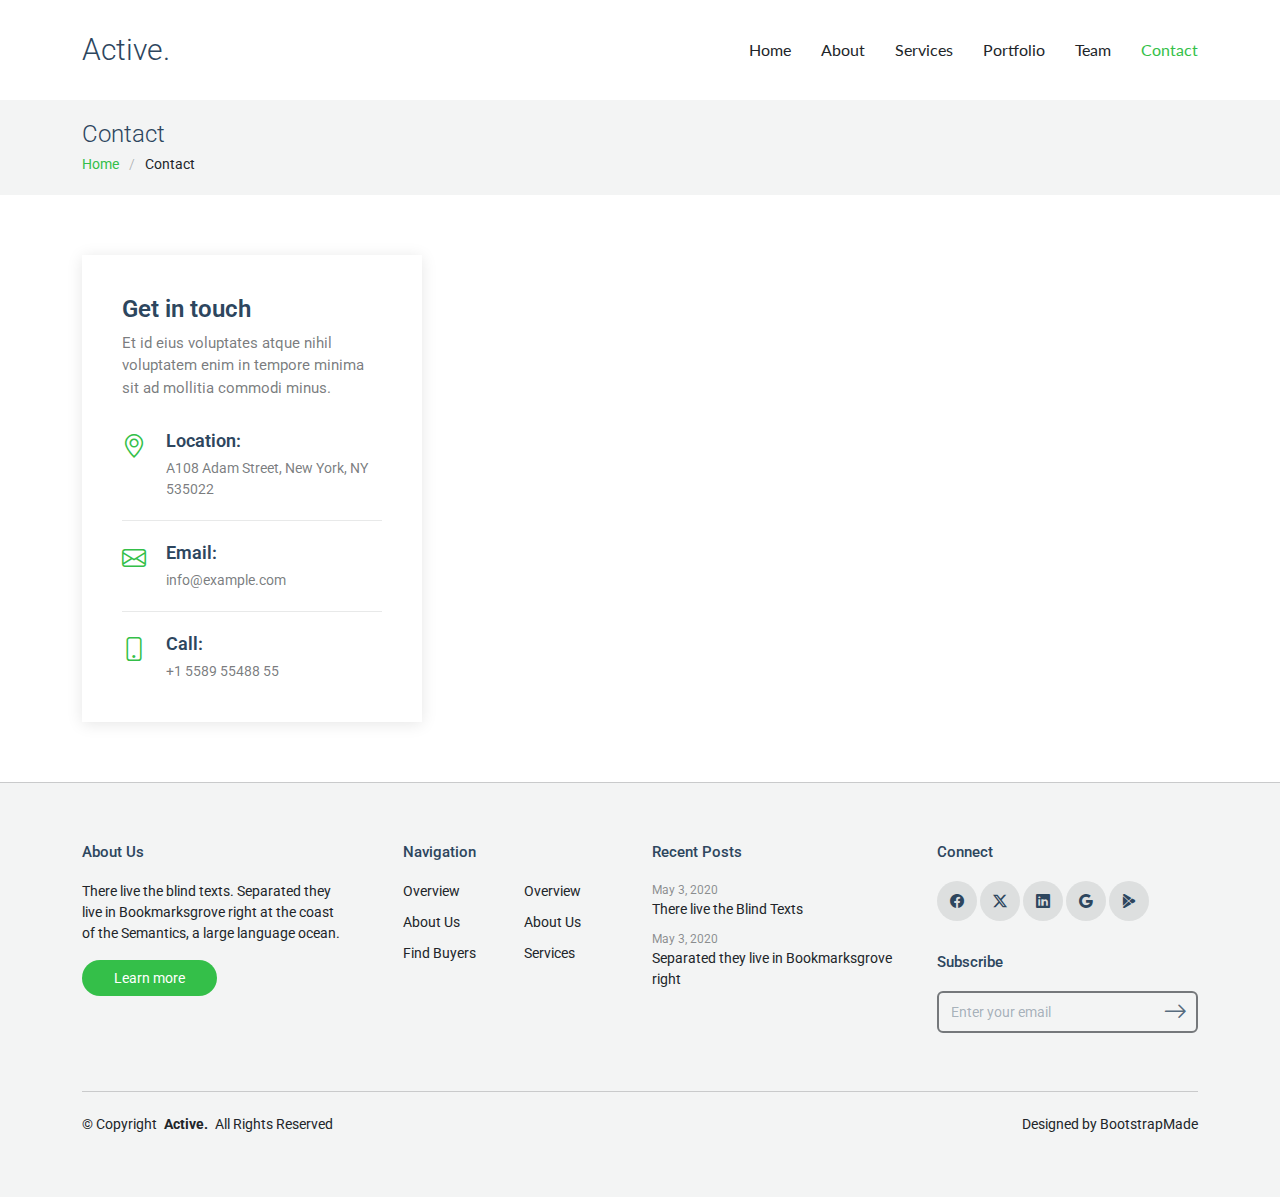
<file: contact.html>
<!DOCTYPE html>
<html lang="en">
  <head>
    <meta charset="utf-8" />
    <meta content="width=device-width, initial-scale=1.0" name="viewport" />
    <title>Contact - Active Bootstrap Template</title>
    <meta name="description" content="" />
    <meta name="keywords" content="" />

    <!-- Favicons -->
    <link href="assets/img/favicon.png" rel="icon" />
    <link href="assets/img/apple-touch-icon.png" rel="apple-touch-icon" />

    <!-- Fonts -->
    <link href="https://fonts.googleapis.com" rel="preconnect" />
    <link href="https://fonts.gstatic.com" rel="preconnect" crossorigin />
    <link
      href="https://fonts.googleapis.com/css2?family=Roboto:ital,wght@0,100;0,300;0,400;0,500;0,700;0,900;1,100;1,300;1,400;1,500;1,700;1,900&family=Lato:ital,wght@0,100;0,300;0,400;0,700;0,900;1,100;1,300;1,400;1,700;1,900&display=swap"
      rel="stylesheet"
    />

    <!-- Vendor CSS Files -->
    <link href="assets/vendor/bootstrap/css/bootstrap.min.css" rel="stylesheet" />
    <link href="assets/vendor/bootstrap-icons/bootstrap-icons.css" rel="stylesheet" />
    <link href="assets/vendor/aos/aos.css" rel="stylesheet" />
    <link href="assets/vendor/swiper/swiper-bundle.min.css" rel="stylesheet" />
    <link href="assets/vendor/glightbox/css/glightbox.min.css" rel="stylesheet" />

    <!-- Main CSS File -->
    <link href="assets/css/main.css" rel="stylesheet" />

    <!-- =======================================================
  * Template Name: Active
  * Template URL: https://bootstrapmade.com/active-bootstrap-website-template/
  * Updated: Aug 07 2024 with Bootstrap v5.3.3
  * Author: BootstrapMade.com
  * License: https://bootstrapmade.com/license/
  ======================================================== -->
  </head>

  <body class="contact-page">
    <header id="header" class="header d-flex align-items-center sticky-top">
      <div class="container-fluid container-xl position-relative d-flex align-items-center justify-content-between">
        <a href="index.html" class="logo d-flex align-items-center">
          <!-- Uncomment the line below if you also wish to use an image logo -->
          <!-- <img src="assets/img/logo.png" alt=""> -->
          <h1 class="sitename">Active.</h1>
        </a>

        <nav id="navmenu" class="navmenu">
          <ul>
            <li><a href="index.html">Home</a></li>
            <li><a href="about.html">About</a></li>
            <li><a href="services.html">Services</a></li>
            <li><a href="portfolio.html">Portfolio</a></li>
            <li><a href="team.html">Team</a></li>
            <li><a href="contact.html" class="active">Contact</a></li>
          </ul>
          <i class="mobile-nav-toggle d-xl-none bi bi-list"></i>
        </nav>
      </div>
    </header>

    <main class="main">
      <!-- Page Title -->
      <div class="page-title light-background">
        <div class="container">
          <h1>Contact</h1>
          <nav class="breadcrumbs">
            <ol>
              <li><a href="index.html">Home</a></li>
              <li class="current">Contact</li>
            </ol>
          </nav>
        </div>
      </div>
      <!-- End Page Title -->

      <!-- Contact Section -->
      <section id="contact" class="contact section">
        <div class="container" data-aos="fade">
          <div class="row gy-5 gx-lg-5">
            <div class="col-lg-4">
              <div class="info">
                <h3>Get in touch</h3>
                <p>Et id eius voluptates atque nihil voluptatem enim in tempore minima sit ad mollitia commodi minus.</p>

                <div class="info-item d-flex">
                  <i class="bi bi-geo-alt flex-shrink-0"></i>
                  <div>
                    <h4>Location:</h4>
                    <p>A108 Adam Street, New York, NY 535022</p>
                  </div>
                </div>
                <!-- End Info Item -->

                <div class="info-item d-flex">
                  <i class="bi bi-envelope flex-shrink-0"></i>
                  <div>
                    <h4>Email:</h4>
                    <p>info@example.com</p>
                  </div>
                </div>
                <!-- End Info Item -->

                <div class="info-item d-flex">
                  <i class="bi bi-phone flex-shrink-0"></i>
                  <div>
                    <h4>Call:</h4>
                    <p>+1 5589 55488 55</p>
                  </div>
                </div>
                <!-- End Info Item -->
              </div>
            </div>
          </div>
        </div>
      </section>
      <!-- /Contact Section -->
    </main>

    <footer id="footer" class="footer light-background">
      <div class="container">
        <div class="row g-4">
          <div class="col-md-6 col-lg-3 mb-3 mb-md-0">
            <div class="widget">
              <h3 class="widget-heading">About Us</h3>
              <p class="mb-4">There live the blind texts. Separated they live in Bookmarksgrove right at the coast of the Semantics, a large language ocean.</p>
              <p class="mb-0">
                <a href="#" class="btn-learn-more">Learn more</a>
              </p>
            </div>
          </div>
          <div class="col-md-6 col-lg-3 ps-lg-5 mb-3 mb-md-0">
            <div class="widget">
              <h3 class="widget-heading">Navigation</h3>
              <ul class="list-unstyled float-start me-5">
                <li><a href="#">Overview</a></li>
                <li><a href="#">About Us</a></li>
                <li><a href="#">Find Buyers</a></li>
              </ul>
              <ul class="list-unstyled float-start">
                <li><a href="#">Overview</a></li>
                <li><a href="#">About Us</a></li>
                <li><a href="#">Services</a></li>
              </ul>
            </div>
          </div>
          <div class="col-md-6 col-lg-3 pl-lg-5">
            <div class="widget">
              <h3 class="widget-heading">Recent Posts</h3>
              <ul class="list-unstyled footer-blog-entry">
                <li>
                  <span class="d-block date">May 3, 2020</span>
                  <a href="#">There live the Blind Texts</a>
                </li>
                <li>
                  <span class="d-block date">May 3, 2020</span>
                  <a href="#">Separated they live in Bookmarksgrove right</a>
                </li>
              </ul>
            </div>
          </div>
          <div class="col-md-6 col-lg-3 pl-lg-5">
            <div class="widget">
              <h3 class="widget-heading">Connect</h3>
              <ul class="list-unstyled social-icons light mb-3">
                <li>
                  <a href="#"><span class="bi bi-facebook"></span></a>
                </li>
                <li>
                  <a href="#"><span class="bi bi-twitter-x"></span></a>
                </li>
                <li>
                  <a href="#"><span class="bi bi-linkedin"></span></a>
                </li>
                <li>
                  <a href="#"><span class="bi bi-google"></span></a>
                </li>
                <li>
                  <a href="#"><span class="bi bi-google-play"></span></a>
                </li>
              </ul>
            </div>

            <div class="widget">
              <div class="footer-subscribe">
                <h3 class="widget-heading">Subscribe</h3>
                <form action="forms/newsletter.php" method="post" class="php-email-form">
                  <div class="mb-2">
                    <input type="text" class="form-control" name="email" placeholder="Enter your email" />

                    <button type="submit" class="btn btn-link">
                      <span class="bi bi-arrow-right"></span>
                    </button>
                  </div>
                  <div class="loading">Loading</div>
                  <div class="error-message"></div>
                  <div class="sent-message">Your subscription request has been sent. Thank you!</div>
                </form>
              </div>
            </div>
          </div>
        </div>

        <div class="copyright d-flex flex-column flex-md-row align-items-center justify-content-md-between">
          <p>© <span>Copyright</span> <strong class="px-1 sitename">Active.</strong> <span>All Rights Reserved</span></p>
          <div class="credits">
            <!-- All the links in the footer should remain intact. -->
            <!-- You can delete the links only if you've purchased the pro version. -->
            <!-- Licensing information: https://bootstrapmade.com/license/ -->
            <!-- Purchase the pro version with working PHP/AJAX contact form: [buy-url] -->
            Designed by <a href="https://bootstrapmade.com/">BootstrapMade</a>
          </div>
        </div>
      </div>
    </footer>

    <!-- Scroll Top -->
    <a href="#" id="scroll-top" class="scroll-top d-flex align-items-center justify-content-center"><i class="bi bi-arrow-up-short"></i></a>

    <!-- Preloader -->
    <div id="preloader"></div>

    <!-- Vendor JS Files -->
    <script src="assets/vendor/bootstrap/js/bootstrap.bundle.min.js"></script>
    <script src="assets/vendor/php-email-form/validate.js"></script>
    <script src="assets/vendor/aos/aos.js"></script>
    <script src="assets/vendor/swiper/swiper-bundle.min.js"></script>
    <script src="assets/vendor/purecounter/purecounter_vanilla.js"></script>
    <script src="assets/vendor/glightbox/js/glightbox.min.js"></script>
    <script src="assets/vendor/imagesloaded/imagesloaded.pkgd.min.js"></script>
    <script src="assets/vendor/isotope-layout/isotope.pkgd.min.js"></script>

    <!-- Main JS File -->
    <script src="assets/js/main.js"></script>
  </body>
</html>
</file>
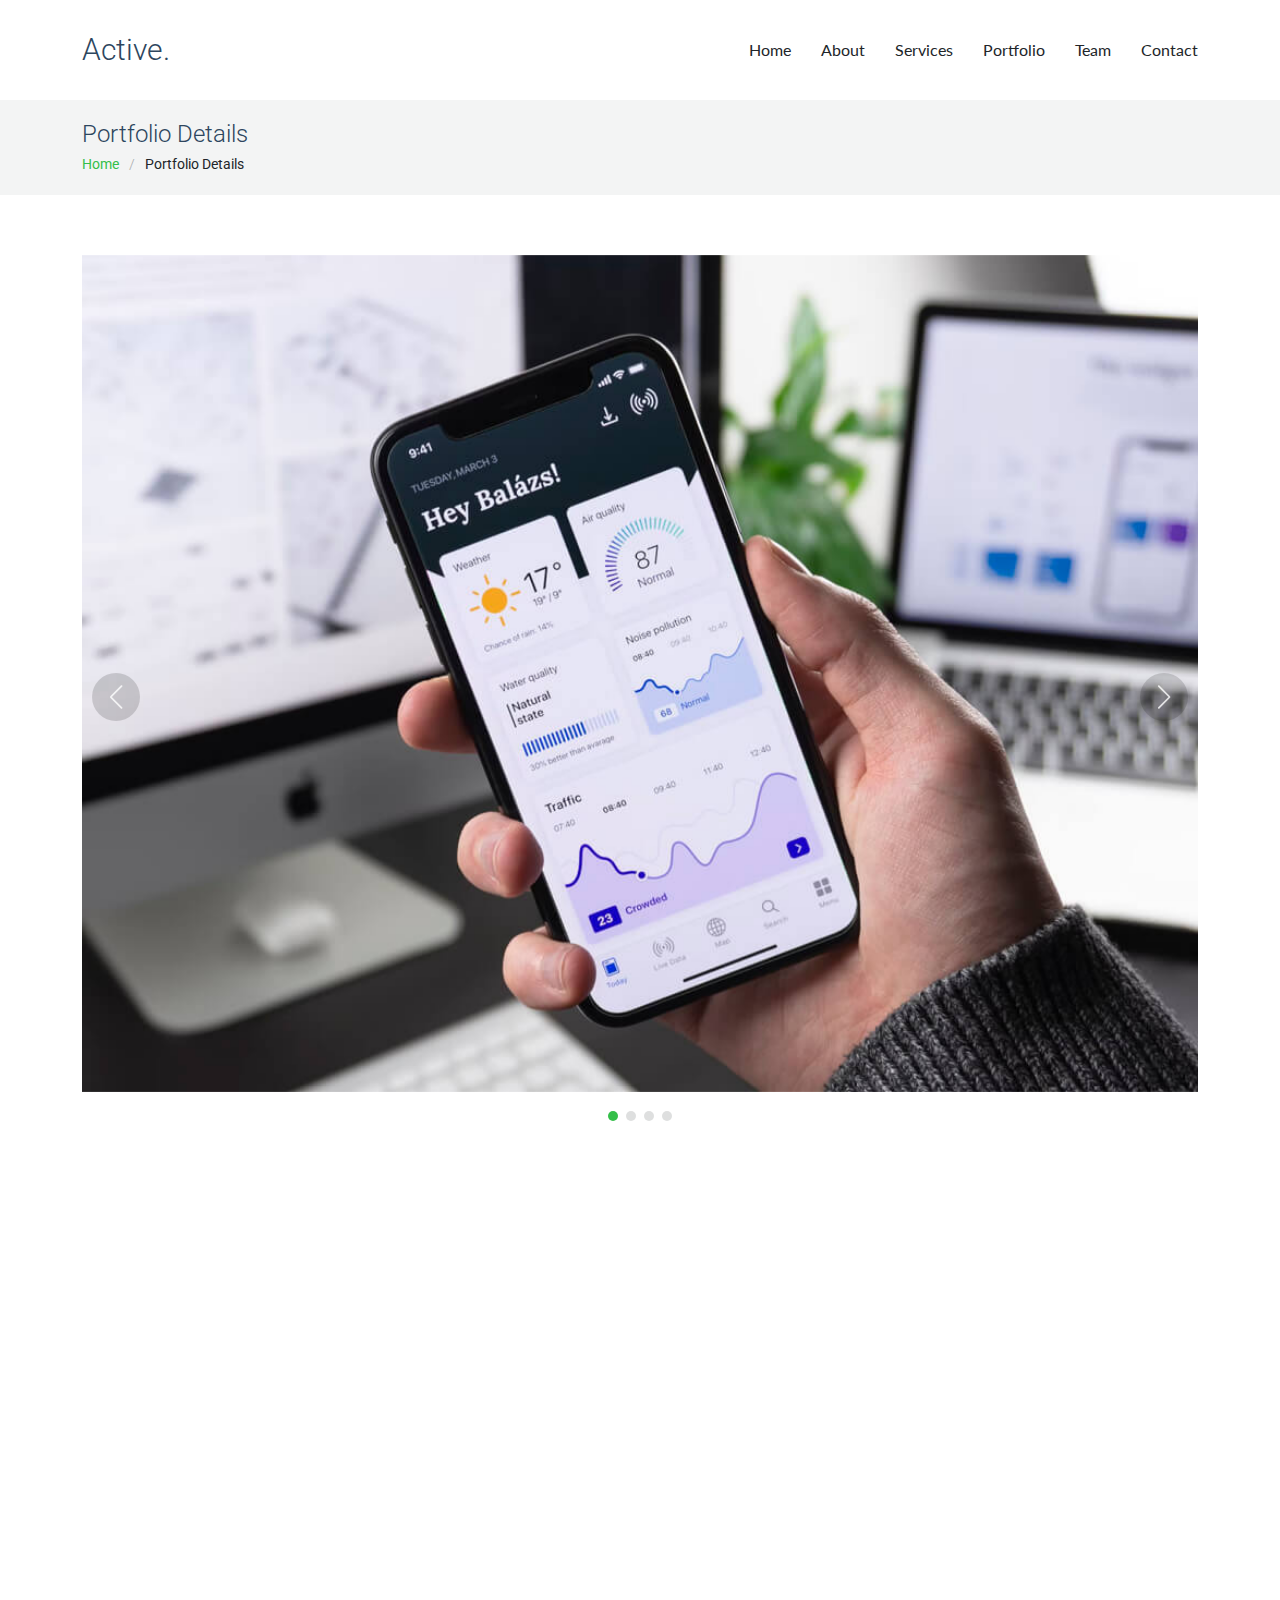
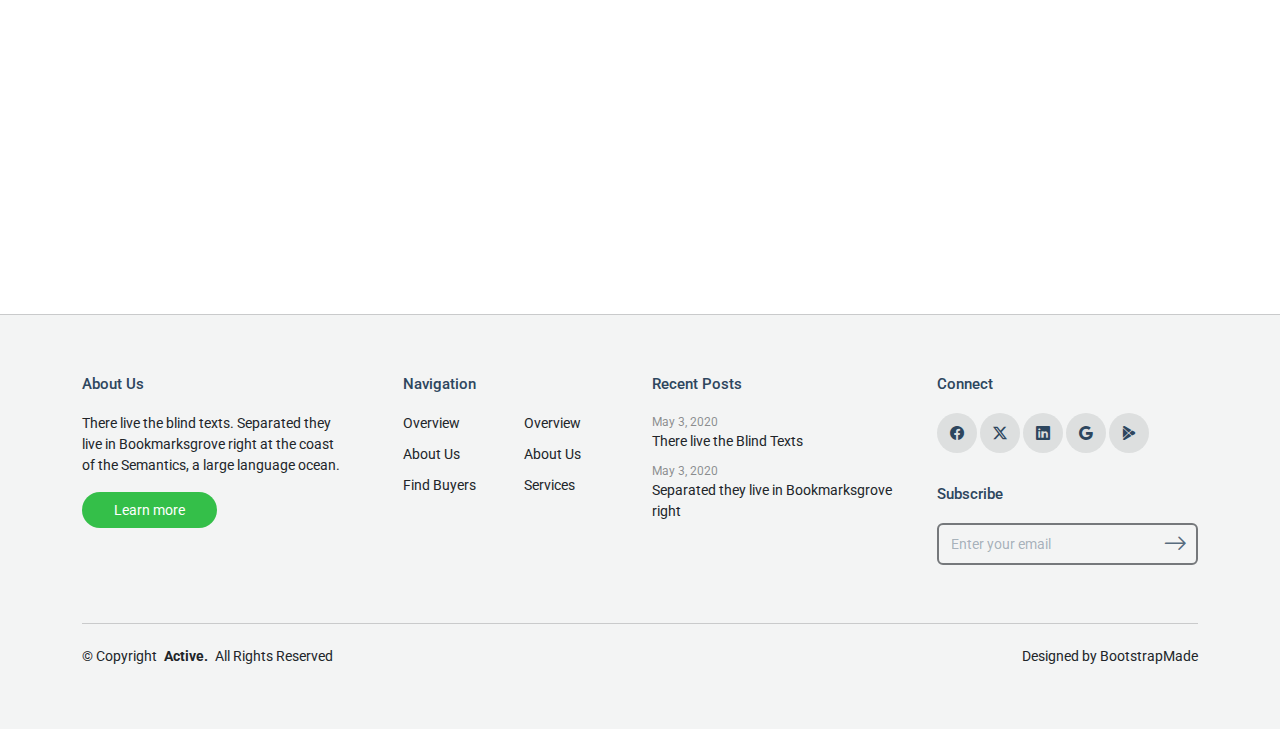
<file: portfolio-details.html>
<!DOCTYPE html>
<html lang="en">
  <head>
    <meta charset="utf-8" />
    <meta content="width=device-width, initial-scale=1.0" name="viewport" />
    <title>Portfolio Details - Active Bootstrap Template</title>
    <meta name="description" content="" />
    <meta name="keywords" content="" />

    <!-- Favicons -->
    <link href="assets/img/favicon.png" rel="icon" />
    <link href="assets/img/apple-touch-icon.png" rel="apple-touch-icon" />

    <!-- Fonts -->
    <link href="https://fonts.googleapis.com" rel="preconnect" />
    <link href="https://fonts.gstatic.com" rel="preconnect" crossorigin />
    <link
      href="https://fonts.googleapis.com/css2?family=Roboto:ital,wght@0,100;0,300;0,400;0,500;0,700;0,900;1,100;1,300;1,400;1,500;1,700;1,900&family=Lato:ital,wght@0,100;0,300;0,400;0,700;0,900;1,100;1,300;1,400;1,700;1,900&display=swap"
      rel="stylesheet"
    />

    <!-- Vendor CSS Files -->
    <link href="assets/vendor/bootstrap/css/bootstrap.min.css" rel="stylesheet" />
    <link href="assets/vendor/bootstrap-icons/bootstrap-icons.css" rel="stylesheet" />
    <link href="assets/vendor/aos/aos.css" rel="stylesheet" />
    <link href="assets/vendor/swiper/swiper-bundle.min.css" rel="stylesheet" />
    <link href="assets/vendor/glightbox/css/glightbox.min.css" rel="stylesheet" />

    <!-- Main CSS File -->
    <link href="assets/css/main.css" rel="stylesheet" />

    <!-- =======================================================
  * Template Name: Active
  * Template URL: https://bootstrapmade.com/active-bootstrap-website-template/
  * Updated: Aug 07 2024 with Bootstrap v5.3.3
  * Author: BootstrapMade.com
  * License: https://bootstrapmade.com/license/
  ======================================================== -->
  </head>

  <body class="portfolio-details-page">
    <header id="header" class="header d-flex align-items-center sticky-top">
      <div class="container-fluid container-xl position-relative d-flex align-items-center justify-content-between">
        <a href="index.html" class="logo d-flex align-items-center">
          <!-- Uncomment the line below if you also wish to use an image logo -->
          <!-- <img src="assets/img/logo.png" alt=""> -->
          <h1 class="sitename">Active.</h1>
        </a>

        <nav id="navmenu" class="navmenu">
          <ul>
            <li><a href="index.html">Home</a></li>
            <li><a href="about.html">About</a></li>
            <li><a href="services.html">Services</a></li>
            <li><a href="portfolio.html">Portfolio</a></li>
            <li><a href="team.html">Team</a></li>
            <li><a href="contact.html">Contact</a></li>
          </ul>
          <i class="mobile-nav-toggle d-xl-none bi bi-list"></i>
        </nav>
      </div>
    </header>

    <main class="main">
      <!-- Page Title -->
      <div class="page-title light-background">
        <div class="container">
          <h1>Portfolio Details</h1>
          <nav class="breadcrumbs">
            <ol>
              <li><a href="index.html">Home</a></li>
              <li class="current">Portfolio Details</li>
            </ol>
          </nav>
        </div>
      </div>
      <!-- End Page Title -->

      <!-- Portfolio Details Section -->
      <section id="portfolio-details" class="portfolio-details section">
        <div class="container" data-aos="fade-up">
          <div class="portfolio-details-slider swiper init-swiper">
            <script type="application/json" class="swiper-config">
              {
                "loop": true,
                "speed": 600,
                "autoplay": {
                  "delay": 5000
                },
                "slidesPerView": "auto",
                "navigation": {
                  "nextEl": ".swiper-button-next",
                  "prevEl": ".swiper-button-prev"
                },
                "pagination": {
                  "el": ".swiper-pagination",
                  "type": "bullets",
                  "clickable": true
                }
              }
            </script>
            <div class="swiper-wrapper align-items-center">
              <div class="swiper-slide">
                <img src="assets/img/portfolio/app-1.jpg" alt="" />
              </div>

              <div class="swiper-slide">
                <img src="assets/img/portfolio/product-1.jpg" alt="" />
              </div>

              <div class="swiper-slide">
                <img src="assets/img/portfolio/branding-1.jpg" alt="" />
              </div>

              <div class="swiper-slide">
                <img src="assets/img/portfolio/books-1.jpg" alt="" />
              </div>
            </div>
            <div class="swiper-button-prev"></div>
            <div class="swiper-button-next"></div>
            <div class="swiper-pagination"></div>
          </div>

          <div class="row justify-content-between gy-4 mt-4">
            <div class="col-lg-8" data-aos="fade-up">
              <div class="portfolio-description">
                <h2>This is an example of portfolio details</h2>
                <p>
                  Autem ipsum nam porro corporis rerum. Quis eos dolorem eos itaque inventore commodi labore quia quia. Exercitationem repudiandae officiis neque suscipit non officia eaque itaque enim. Voluptatem officia accusantium
                  nesciunt est omnis tempora consectetur dignissimos. Sequi nulla at esse enim cum deserunt eius.
                </p>
                <p>
                  Amet consequatur qui dolore veniam voluptatem voluptatem sit. Non aspernatur atque natus ut cum nam et. Praesentium error dolores rerum minus sequi quia veritatis eum. Eos et doloribus doloremque nesciunt molestiae
                  laboriosam.
                </p>

                <div class="testimonial-item">
                  <p>
                    <i class="bi bi-quote quote-icon-left"></i>
                    <span>Export tempor illum tamen malis malis eram quae irure esse labore quem cillum quid cillum eram malis quorum velit fore eram velit sunt aliqua noster fugiat irure amet legam anim culpa.</span>
                    <i class="bi bi-quote quote-icon-right"></i>
                  </p>
                  <div>
                    <img src="assets/img/testimonials/testimonials-2.jpg" class="testimonial-img" alt="" />
                    <h3>Sara Wilsson</h3>
                    <h4>Designer</h4>
                  </div>
                </div>

                <p>
                  Impedit ipsum quae et aliquid doloribus et voluptatem quasi. Perspiciatis occaecati earum et magnam animi. Quibusdam non qui ea vitae suscipit vitae sunt. Repudiandae incidunt cumque minus deserunt assumenda tempore.
                  Delectus voluptas necessitatibus est.
                </p>

                <p>Sunt voluptatum sapiente facilis quo odio aut ipsum repellat debitis. Molestiae et autem libero. Explicabo et quod necessitatibus similique quis dolor eum. Numquam eaque praesentium rem et qui nesciunt.</p>
              </div>
            </div>

            <div class="col-lg-3" data-aos="fade-up" data-aos-delay="100">
              <div class="portfolio-info">
                <h3>Project information</h3>
                <ul>
                  <li><strong>Category</strong> Web design</li>
                  <li><strong>Client</strong> ASU Company</li>
                  <li><strong>Project date</strong> 01 March, 2020</li>
                  <li><strong>Project URL</strong> <a href="#">www.example.com</a></li>
                  <li><a href="#" class="btn-visit align-self-start">Visit Website</a></li>
                </ul>
              </div>
            </div>
          </div>
        </div>
      </section>
      <!-- /Portfolio Details Section -->
    </main>

    <footer id="footer" class="footer light-background">
      <div class="container">
        <div class="row g-4">
          <div class="col-md-6 col-lg-3 mb-3 mb-md-0">
            <div class="widget">
              <h3 class="widget-heading">About Us</h3>
              <p class="mb-4">There live the blind texts. Separated they live in Bookmarksgrove right at the coast of the Semantics, a large language ocean.</p>
              <p class="mb-0">
                <a href="#" class="btn-learn-more">Learn more</a>
              </p>
            </div>
          </div>
          <div class="col-md-6 col-lg-3 ps-lg-5 mb-3 mb-md-0">
            <div class="widget">
              <h3 class="widget-heading">Navigation</h3>
              <ul class="list-unstyled float-start me-5">
                <li><a href="#">Overview</a></li>
                <li><a href="#">About Us</a></li>
                <li><a href="#">Find Buyers</a></li>
              </ul>
              <ul class="list-unstyled float-start">
                <li><a href="#">Overview</a></li>
                <li><a href="#">About Us</a></li>
                <li><a href="#">Services</a></li>
              </ul>
            </div>
          </div>
          <div class="col-md-6 col-lg-3 pl-lg-5">
            <div class="widget">
              <h3 class="widget-heading">Recent Posts</h3>
              <ul class="list-unstyled footer-blog-entry">
                <li>
                  <span class="d-block date">May 3, 2020</span>
                  <a href="#">There live the Blind Texts</a>
                </li>
                <li>
                  <span class="d-block date">May 3, 2020</span>
                  <a href="#">Separated they live in Bookmarksgrove right</a>
                </li>
              </ul>
            </div>
          </div>
          <div class="col-md-6 col-lg-3 pl-lg-5">
            <div class="widget">
              <h3 class="widget-heading">Connect</h3>
              <ul class="list-unstyled social-icons light mb-3">
                <li>
                  <a href="#"><span class="bi bi-facebook"></span></a>
                </li>
                <li>
                  <a href="#"><span class="bi bi-twitter-x"></span></a>
                </li>
                <li>
                  <a href="#"><span class="bi bi-linkedin"></span></a>
                </li>
                <li>
                  <a href="#"><span class="bi bi-google"></span></a>
                </li>
                <li>
                  <a href="#"><span class="bi bi-google-play"></span></a>
                </li>
              </ul>
            </div>

            <div class="widget">
              <div class="footer-subscribe">
                <h3 class="widget-heading">Subscribe</h3>
                <form action="forms/newsletter.php" method="post" class="php-email-form">
                  <div class="mb-2">
                    <input type="text" class="form-control" name="email" placeholder="Enter your email" />

                    <button type="submit" class="btn btn-link">
                      <span class="bi bi-arrow-right"></span>
                    </button>
                  </div>
                  <div class="loading">Loading</div>
                  <div class="error-message"></div>
                  <div class="sent-message">Your subscription request has been sent. Thank you!</div>
                </form>
              </div>
            </div>
          </div>
        </div>

        <div class="copyright d-flex flex-column flex-md-row align-items-center justify-content-md-between">
          <p>© <span>Copyright</span> <strong class="px-1 sitename">Active.</strong> <span>All Rights Reserved</span></p>
          <div class="credits">
            <!-- All the links in the footer should remain intact. -->
            <!-- You can delete the links only if you've purchased the pro version. -->
            <!-- Licensing information: https://bootstrapmade.com/license/ -->
            <!-- Purchase the pro version with working PHP/AJAX contact form: [buy-url] -->
            Designed by <a href="https://bootstrapmade.com/">BootstrapMade</a>
          </div>
        </div>
      </div>
    </footer>

    <!-- Scroll Top -->
    <a href="#" id="scroll-top" class="scroll-top d-flex align-items-center justify-content-center"><i class="bi bi-arrow-up-short"></i></a>

    <!-- Preloader -->
    <div id="preloader"></div>

    <!-- Vendor JS Files -->
    <script src="assets/vendor/bootstrap/js/bootstrap.bundle.min.js"></script>
    <script src="assets/vendor/php-email-form/validate.js"></script>
    <script src="assets/vendor/aos/aos.js"></script>
    <script src="assets/vendor/swiper/swiper-bundle.min.js"></script>
    <script src="assets/vendor/purecounter/purecounter_vanilla.js"></script>
    <script src="assets/vendor/glightbox/js/glightbox.min.js"></script>
    <script src="assets/vendor/imagesloaded/imagesloaded.pkgd.min.js"></script>
    <script src="assets/vendor/isotope-layout/isotope.pkgd.min.js"></script>

    <!-- Main JS File -->
    <script src="assets/js/main.js"></script>
  </body>
</html>
</file>
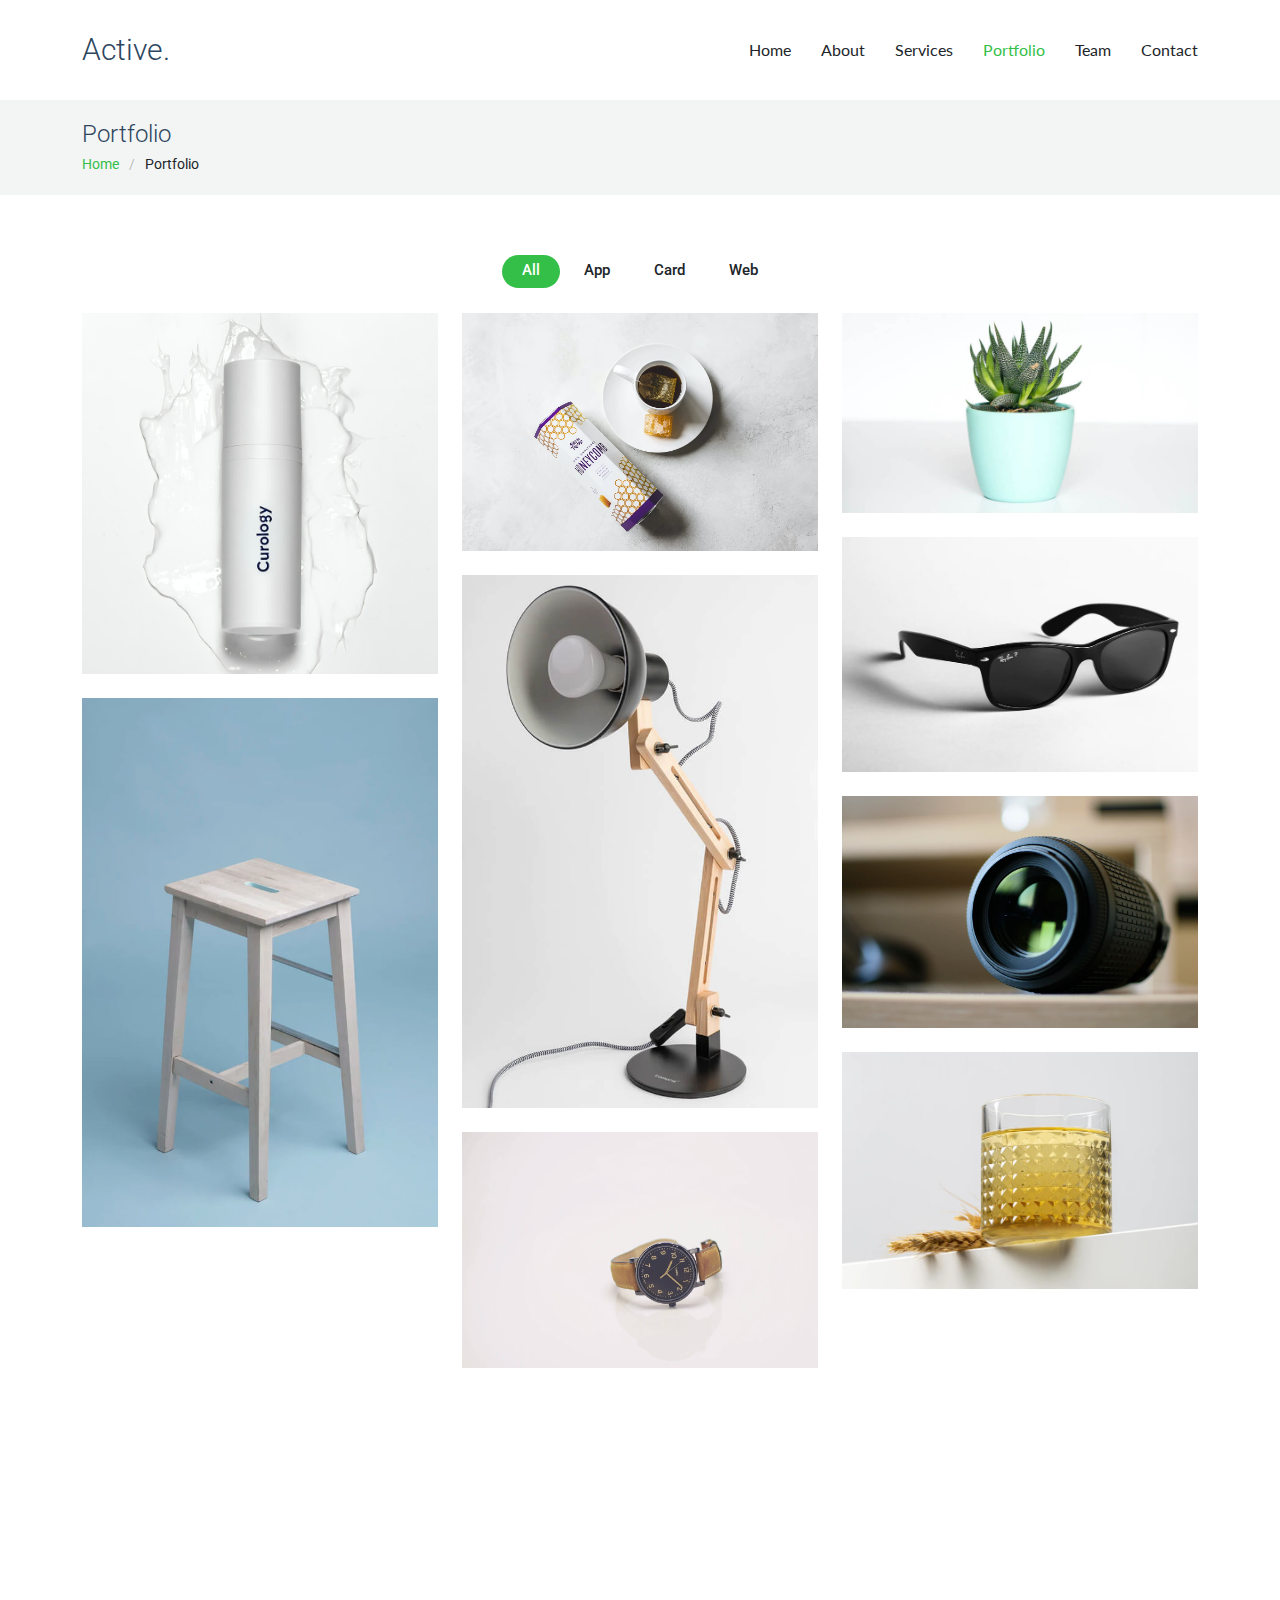
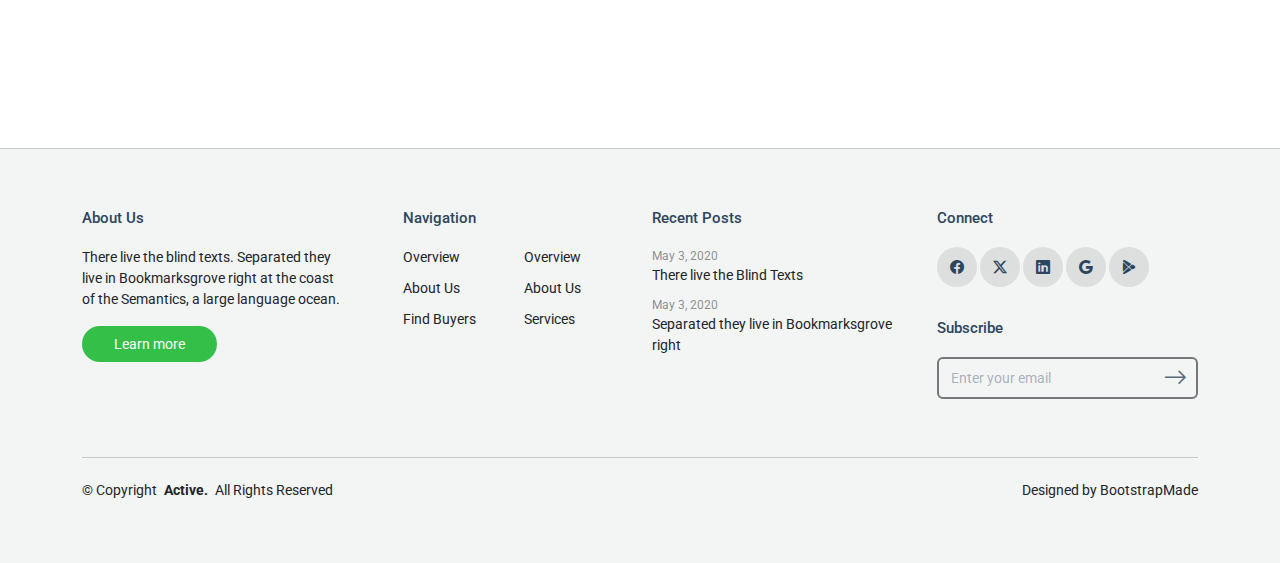
<file: portfolio.html>
<!DOCTYPE html>
<html lang="en">
  <head>
    <meta charset="utf-8" />
    <meta content="width=device-width, initial-scale=1.0" name="viewport" />
    <title>Portfolio - Active Bootstrap Template</title>
    <meta name="description" content="" />
    <meta name="keywords" content="" />

    <!-- Favicons -->
    <link href="assets/img/favicon.png" rel="icon" />
    <link href="assets/img/apple-touch-icon.png" rel="apple-touch-icon" />

    <!-- Fonts -->
    <link href="https://fonts.googleapis.com" rel="preconnect" />
    <link href="https://fonts.gstatic.com" rel="preconnect" crossorigin />
    <link
      href="https://fonts.googleapis.com/css2?family=Roboto:ital,wght@0,100;0,300;0,400;0,500;0,700;0,900;1,100;1,300;1,400;1,500;1,700;1,900&family=Lato:ital,wght@0,100;0,300;0,400;0,700;0,900;1,100;1,300;1,400;1,700;1,900&display=swap"
      rel="stylesheet"
    />

    <!-- Vendor CSS Files -->
    <link href="assets/vendor/bootstrap/css/bootstrap.min.css" rel="stylesheet" />
    <link href="assets/vendor/bootstrap-icons/bootstrap-icons.css" rel="stylesheet" />
    <link href="assets/vendor/aos/aos.css" rel="stylesheet" />
    <link href="assets/vendor/swiper/swiper-bundle.min.css" rel="stylesheet" />
    <link href="assets/vendor/glightbox/css/glightbox.min.css" rel="stylesheet" />

    <!-- Main CSS File -->
    <link href="assets/css/main.css" rel="stylesheet" />

    <!-- =======================================================
  * Template Name: Active
  * Template URL: https://bootstrapmade.com/active-bootstrap-website-template/
  * Updated: Aug 07 2024 with Bootstrap v5.3.3
  * Author: BootstrapMade.com
  * License: https://bootstrapmade.com/license/
  ======================================================== -->
  </head>

  <body class="portfolio-page">
    <header id="header" class="header d-flex align-items-center sticky-top">
      <div class="container-fluid container-xl position-relative d-flex align-items-center justify-content-between">
        <a href="index.html" class="logo d-flex align-items-center">
          <!-- Uncomment the line below if you also wish to use an image logo -->
          <!-- <img src="assets/img/logo.png" alt=""> -->
          <h1 class="sitename">Active.</h1>
        </a>

        <nav id="navmenu" class="navmenu">
          <ul>
            <li><a href="index.html">Home</a></li>
            <li><a href="about.html">About</a></li>
            <li><a href="services.html">Services</a></li>
            <li><a href="portfolio.html" class="active">Portfolio</a></li>
            <li><a href="team.html">Team</a></li>
            <li><a href="contact.html">Contact</a></li>
          </ul>
          <i class="mobile-nav-toggle d-xl-none bi bi-list"></i>
        </nav>
      </div>
    </header>

    <main class="main">
      <!-- Page Title -->
      <div class="page-title light-background">
        <div class="container">
          <h1>Portfolio</h1>
          <nav class="breadcrumbs">
            <ol>
              <li><a href="index.html">Home</a></li>
              <li class="current">Portfolio</li>
            </ol>
          </nav>
        </div>
      </div>
      <!-- End Page Title -->

      <!-- Portfolio Section -->
      <section id="portfolio" class="portfolio section">
        <div class="container">
          <div class="isotope-layout" data-default-filter="*" data-layout="masonry" data-sort="original-order">
            <ul class="portfolio-filters isotope-filters" data-aos="fade-up" data-aos-delay="100">
              <li data-filter="*" class="filter-active">All</li>
              <li data-filter=".filter-app">App</li>
              <li data-filter=".filter-product">Card</li>
              <li data-filter=".filter-branding">Web</li>
            </ul>
            <!-- End Portfolio Filters -->

            <div class="row gy-4 isotope-container" data-aos="fade-up" data-aos-delay="200">
              <div class="col-lg-4 col-md-6 portfolio-item isotope-item filter-app">
                <img src="assets/img/masonry-portfolio/masonry-portfolio-1.jpg" class="img-fluid" alt="" />
                <div class="portfolio-info">
                  <h4>App 1</h4>
                  <p>Lorem ipsum, dolor sit</p>
                  <a href="assets/img/masonry-portfolio/masonry-portfolio-1.jpg" title="App 1" data-gallery="portfolio-gallery-app" class="glightbox preview-link"><i class="bi bi-zoom-in"></i></a>
                  <a href="portfolio-details.html" title="More Details" class="details-link"><i class="bi bi-link-45deg"></i></a>
                </div>
              </div>
              <!-- End Portfolio Item -->

              <div class="col-lg-4 col-md-6 portfolio-item isotope-item filter-product">
                <img src="assets/img/masonry-portfolio/masonry-portfolio-2.jpg" class="img-fluid" alt="" />
                <div class="portfolio-info">
                  <h4>Product 1</h4>
                  <p>Lorem ipsum, dolor sit</p>
                  <a href="assets/img/masonry-portfolio/masonry-portfolio-2.jpg" title="Product 1" data-gallery="portfolio-gallery-product" class="glightbox preview-link"><i class="bi bi-zoom-in"></i></a>
                  <a href="portfolio-details.html" title="More Details" class="details-link"><i class="bi bi-link-45deg"></i></a>
                </div>
              </div>
              <!-- End Portfolio Item -->

              <div class="col-lg-4 col-md-6 portfolio-item isotope-item filter-branding">
                <img src="assets/img/masonry-portfolio/masonry-portfolio-3.jpg" class="img-fluid" alt="" />
                <div class="portfolio-info">
                  <h4>Branding 1</h4>
                  <p>Lorem ipsum, dolor sit</p>
                  <a href="assets/img/masonry-portfolio/masonry-portfolio-3.jpg" title="Branding 1" data-gallery="portfolio-gallery-branding" class="glightbox preview-link"><i class="bi bi-zoom-in"></i></a>
                  <a href="portfolio-details.html" title="More Details" class="details-link"><i class="bi bi-link-45deg"></i></a>
                </div>
              </div>
              <!-- End Portfolio Item -->

              <div class="col-lg-4 col-md-6 portfolio-item isotope-item filter-app">
                <img src="assets/img/masonry-portfolio/masonry-portfolio-4.jpg" class="img-fluid" alt="" />
                <div class="portfolio-info">
                  <h4>App 2</h4>
                  <p>Lorem ipsum, dolor sit</p>
                  <a href="assets/img/masonry-portfolio/masonry-portfolio-4.jpg" title="App 2" data-gallery="portfolio-gallery-app" class="glightbox preview-link"><i class="bi bi-zoom-in"></i></a>
                  <a href="portfolio-details.html" title="More Details" class="details-link"><i class="bi bi-link-45deg"></i></a>
                </div>
              </div>
              <!-- End Portfolio Item -->

              <div class="col-lg-4 col-md-6 portfolio-item isotope-item filter-product">
                <img src="assets/img/masonry-portfolio/masonry-portfolio-5.jpg" class="img-fluid" alt="" />
                <div class="portfolio-info">
                  <h4>Product 2</h4>
                  <p>Lorem ipsum, dolor sit</p>
                  <a href="assets/img/masonry-portfolio/masonry-portfolio-5.jpg" title="Product 2" data-gallery="portfolio-gallery-product" class="glightbox preview-link"><i class="bi bi-zoom-in"></i></a>
                  <a href="portfolio-details.html" title="More Details" class="details-link"><i class="bi bi-link-45deg"></i></a>
                </div>
              </div>
              <!-- End Portfolio Item -->

              <div class="col-lg-4 col-md-6 portfolio-item isotope-item filter-branding">
                <img src="assets/img/masonry-portfolio/masonry-portfolio-6.jpg" class="img-fluid" alt="" />
                <div class="portfolio-info">
                  <h4>Branding 2</h4>
                  <p>Lorem ipsum, dolor sit</p>
                  <a href="assets/img/masonry-portfolio/masonry-portfolio-6.jpg" title="Branding 2" data-gallery="portfolio-gallery-branding" class="glightbox preview-link"><i class="bi bi-zoom-in"></i></a>
                  <a href="portfolio-details.html" title="More Details" class="details-link"><i class="bi bi-link-45deg"></i></a>
                </div>
              </div>
              <!-- End Portfolio Item -->

              <div class="col-lg-4 col-md-6 portfolio-item isotope-item filter-app">
                <img src="assets/img/masonry-portfolio/masonry-portfolio-7.jpg" class="img-fluid" alt="" />
                <div class="portfolio-info">
                  <h4>App 3</h4>
                  <p>Lorem ipsum, dolor sit</p>
                  <a href="assets/img/masonry-portfolio/masonry-portfolio-7.jpg" title="App 3" data-gallery="portfolio-gallery-app" class="glightbox preview-link"><i class="bi bi-zoom-in"></i></a>
                  <a href="portfolio-details.html" title="More Details" class="details-link"><i class="bi bi-link-45deg"></i></a>
                </div>
              </div>
              <!-- End Portfolio Item -->

              <div class="col-lg-4 col-md-6 portfolio-item isotope-item filter-product">
                <img src="assets/img/masonry-portfolio/masonry-portfolio-8.jpg" class="img-fluid" alt="" />
                <div class="portfolio-info">
                  <h4>Product 3</h4>
                  <p>Lorem ipsum, dolor sit</p>
                  <a href="assets/img/masonry-portfolio/masonry-portfolio-8.jpg" title="Product 3" data-gallery="portfolio-gallery-product" class="glightbox preview-link"><i class="bi bi-zoom-in"></i></a>
                  <a href="portfolio-details.html" title="More Details" class="details-link"><i class="bi bi-link-45deg"></i></a>
                </div>
              </div>
              <!-- End Portfolio Item -->

              <div class="col-lg-4 col-md-6 portfolio-item isotope-item filter-branding">
                <img src="assets/img/masonry-portfolio/masonry-portfolio-9.jpg" class="img-fluid" alt="" />
                <div class="portfolio-info">
                  <h4>Branding 3</h4>
                  <p>Lorem ipsum, dolor sit</p>
                  <a href="assets/img/masonry-portfolio/masonry-portfolio-9.jpg" title="Branding 2" data-gallery="portfolio-gallery-branding" class="glightbox preview-link"><i class="bi bi-zoom-in"></i></a>
                  <a href="portfolio-details.html" title="More Details" class="details-link"><i class="bi bi-link-45deg"></i></a>
                </div>
              </div>
              <!-- End Portfolio Item -->
            </div>
            <!-- End Portfolio Container -->
          </div>
        </div>
      </section>
      <!-- /Portfolio Section -->

      <!-- Testimonials Section -->
      <section id="testimonials" class="testimonials section">
        <div class="container" data-aos="fade-up">
          <div class="row justify-content-center">
            <div class="col-lg-7">
              <div class="swiper init-swiper">
                <script type="application/json" class="swiper-config">
                  {
                    "loop": true,
                    "speed": 600,
                    "autoplay": {
                      "delay": 5000
                    },
                    "slidesPerView": "auto",
                    "pagination": {
                      "el": ".swiper-pagination",
                      "type": "bullets",
                      "clickable": true
                    },
                    "breakpoints": {
                      "320": {
                        "slidesPerView": 1,
                        "spaceBetween": 40
                      },
                      "1200": {
                        "slidesPerView": 1,
                        "spaceBetween": 1
                      }
                    }
                  }
                </script>
                <div class="swiper-wrapper">
                  <div class="swiper-slide">
                    <div class="testimonial mx-auto">
                      <figure class="img-wrap">
                        <img src="assets/img/testimonials/testimonials-1.jpg" alt="Image" class="img-fluid" />
                      </figure>
                      <h3 class="name">Adam Aderson</h3>
                      <blockquote>
                        <p>“There live the blind texts. Separated they live in Bookmarksgrove right at the coast of the Semantics, a large language ocean.”</p>
                      </blockquote>
                    </div>
                  </div>
                  <div class="swiper-slide">
                    <div class="testimonial mx-auto">
                      <figure class="img-wrap">
                        <img src="assets/img/testimonials/testimonials-2.jpg" alt="Image" class="img-fluid" />
                      </figure>
                      <h3 class="name">Lukas Devlin</h3>
                      <blockquote>
                        <p>“There live the blind texts. Separated they live in Bookmarksgrove right at the coast of the Semantics, a large language ocean.”</p>
                      </blockquote>
                    </div>
                  </div>
                  <div class="swiper-slide">
                    <div class="testimonial mx-auto">
                      <figure class="img-wrap">
                        <img src="assets/img/testimonials/testimonials-3.jpg" alt="Image" class="img-fluid" />
                      </figure>
                      <h3 class="name">Kayla Bryant</h3>
                      <blockquote>
                        <p>“There live the blind texts. Separated they live in Bookmarksgrove right at the coast of the Semantics, a large language ocean.”</p>
                      </blockquote>
                    </div>
                  </div>
                </div>
                <div class="swiper-pagination"></div>
              </div>
            </div>
          </div>
        </div>
      </section>
      <!-- /Testimonials Section -->
    </main>

    <footer id="footer" class="footer light-background">
      <div class="container">
        <div class="row g-4">
          <div class="col-md-6 col-lg-3 mb-3 mb-md-0">
            <div class="widget">
              <h3 class="widget-heading">About Us</h3>
              <p class="mb-4">There live the blind texts. Separated they live in Bookmarksgrove right at the coast of the Semantics, a large language ocean.</p>
              <p class="mb-0">
                <a href="#" class="btn-learn-more">Learn more</a>
              </p>
            </div>
          </div>
          <div class="col-md-6 col-lg-3 ps-lg-5 mb-3 mb-md-0">
            <div class="widget">
              <h3 class="widget-heading">Navigation</h3>
              <ul class="list-unstyled float-start me-5">
                <li><a href="#">Overview</a></li>
                <li><a href="#">About Us</a></li>
                <li><a href="#">Find Buyers</a></li>
              </ul>
              <ul class="list-unstyled float-start">
                <li><a href="#">Overview</a></li>
                <li><a href="#">About Us</a></li>
                <li><a href="#">Services</a></li>
              </ul>
            </div>
          </div>
          <div class="col-md-6 col-lg-3 pl-lg-5">
            <div class="widget">
              <h3 class="widget-heading">Recent Posts</h3>
              <ul class="list-unstyled footer-blog-entry">
                <li>
                  <span class="d-block date">May 3, 2020</span>
                  <a href="#">There live the Blind Texts</a>
                </li>
                <li>
                  <span class="d-block date">May 3, 2020</span>
                  <a href="#">Separated they live in Bookmarksgrove right</a>
                </li>
              </ul>
            </div>
          </div>
          <div class="col-md-6 col-lg-3 pl-lg-5">
            <div class="widget">
              <h3 class="widget-heading">Connect</h3>
              <ul class="list-unstyled social-icons light mb-3">
                <li>
                  <a href="#"><span class="bi bi-facebook"></span></a>
                </li>
                <li>
                  <a href="#"><span class="bi bi-twitter-x"></span></a>
                </li>
                <li>
                  <a href="#"><span class="bi bi-linkedin"></span></a>
                </li>
                <li>
                  <a href="#"><span class="bi bi-google"></span></a>
                </li>
                <li>
                  <a href="#"><span class="bi bi-google-play"></span></a>
                </li>
              </ul>
            </div>

            <div class="widget">
              <div class="footer-subscribe">
                <h3 class="widget-heading">Subscribe</h3>
                <form action="forms/newsletter.php" method="post" class="php-email-form">
                  <div class="mb-2">
                    <input type="text" class="form-control" name="email" placeholder="Enter your email" />

                    <button type="submit" class="btn btn-link">
                      <span class="bi bi-arrow-right"></span>
                    </button>
                  </div>
                  <div class="loading">Loading</div>
                  <div class="error-message"></div>
                  <div class="sent-message">Your subscription request has been sent. Thank you!</div>
                </form>
              </div>
            </div>
          </div>
        </div>

        <div class="copyright d-flex flex-column flex-md-row align-items-center justify-content-md-between">
          <p>© <span>Copyright</span> <strong class="px-1 sitename">Active.</strong> <span>All Rights Reserved</span></p>
          <div class="credits">
            <!-- All the links in the footer should remain intact. -->
            <!-- You can delete the links only if you've purchased the pro version. -->
            <!-- Licensing information: https://bootstrapmade.com/license/ -->
            <!-- Purchase the pro version with working PHP/AJAX contact form: [buy-url] -->
            Designed by <a href="https://bootstrapmade.com/">BootstrapMade</a>
          </div>
        </div>
      </div>
    </footer>

    <!-- Scroll Top -->
    <a href="#" id="scroll-top" class="scroll-top d-flex align-items-center justify-content-center"><i class="bi bi-arrow-up-short"></i></a>

    <!-- Preloader -->
    <div id="preloader"></div>

    <!-- Vendor JS Files -->
    <script src="assets/vendor/bootstrap/js/bootstrap.bundle.min.js"></script>
    <script src="assets/vendor/php-email-form/validate.js"></script>
    <script src="assets/vendor/aos/aos.js"></script>
    <script src="assets/vendor/swiper/swiper-bundle.min.js"></script>
    <script src="assets/vendor/purecounter/purecounter_vanilla.js"></script>
    <script src="assets/vendor/glightbox/js/glightbox.min.js"></script>
    <script src="assets/vendor/imagesloaded/imagesloaded.pkgd.min.js"></script>
    <script src="assets/vendor/isotope-layout/isotope.pkgd.min.js"></script>

    <!-- Main JS File -->
    <script src="assets/js/main.js"></script>
  </body>
</html>
</file>
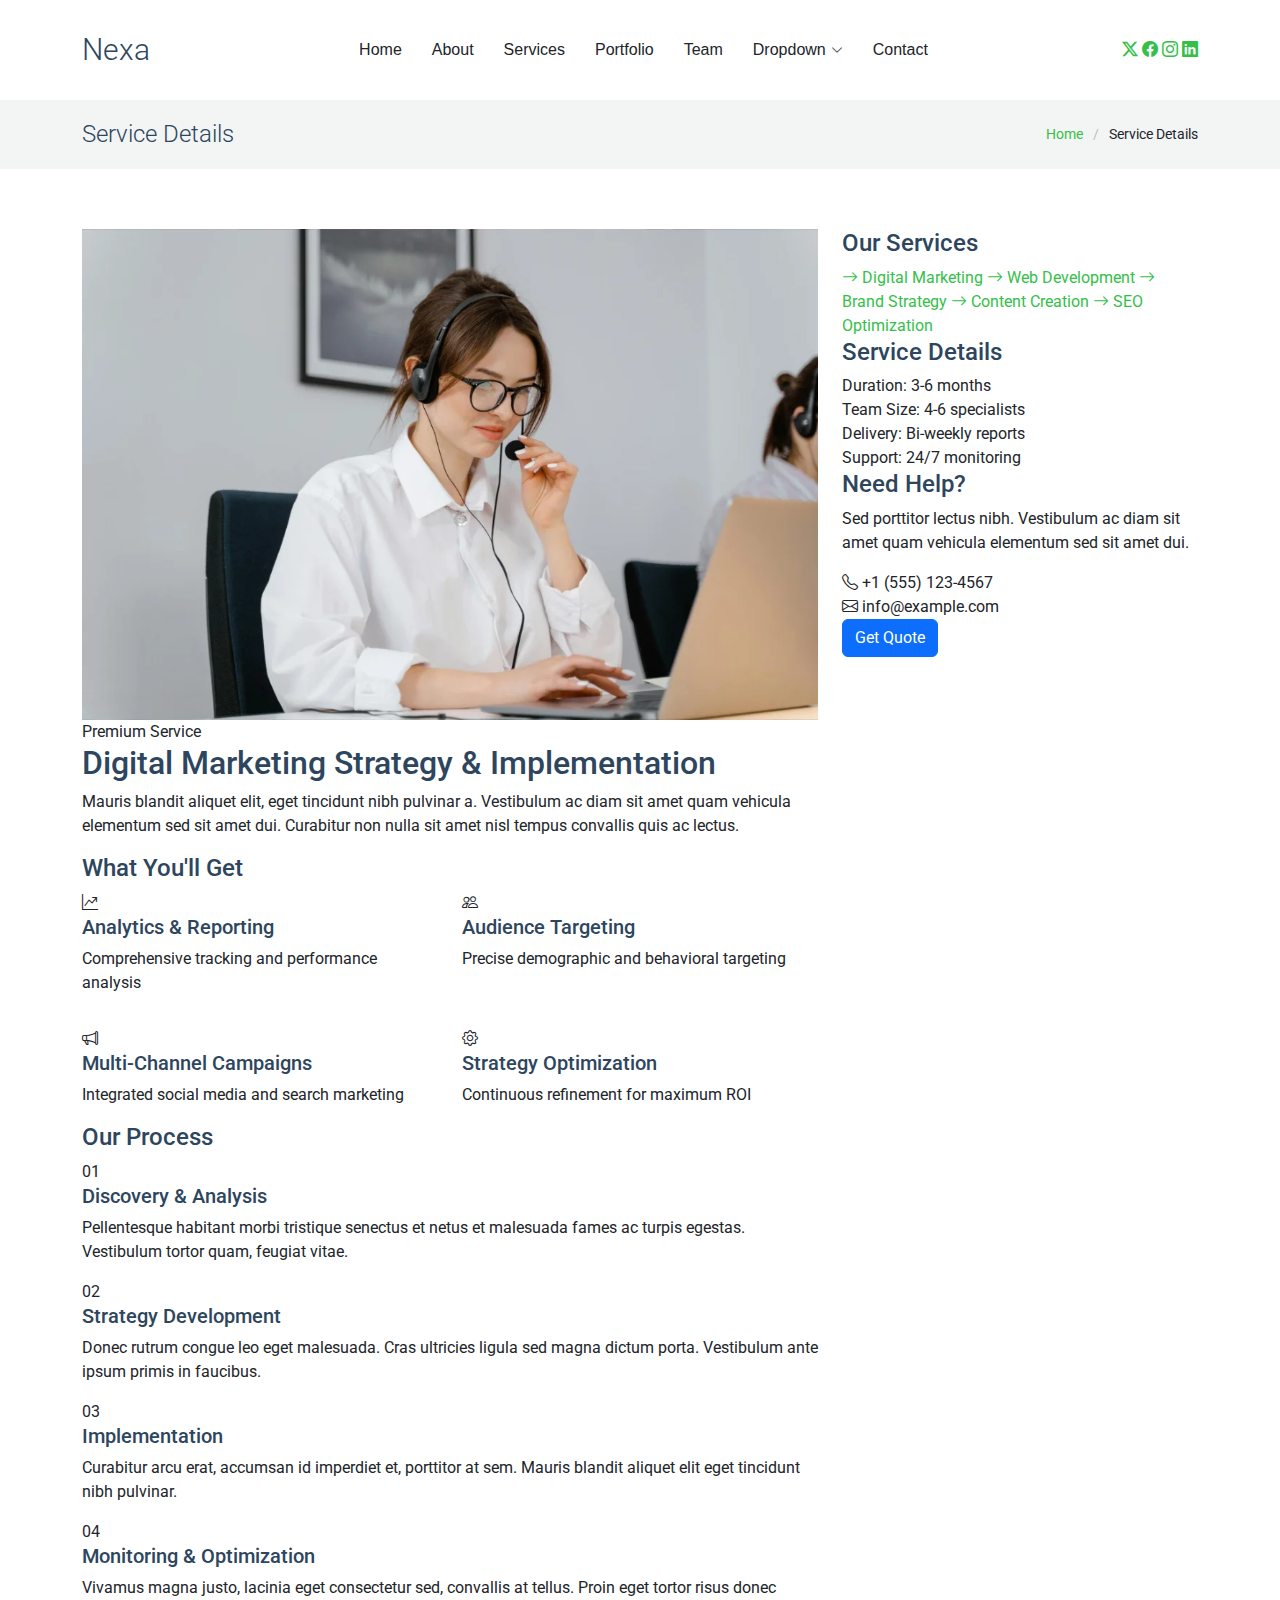
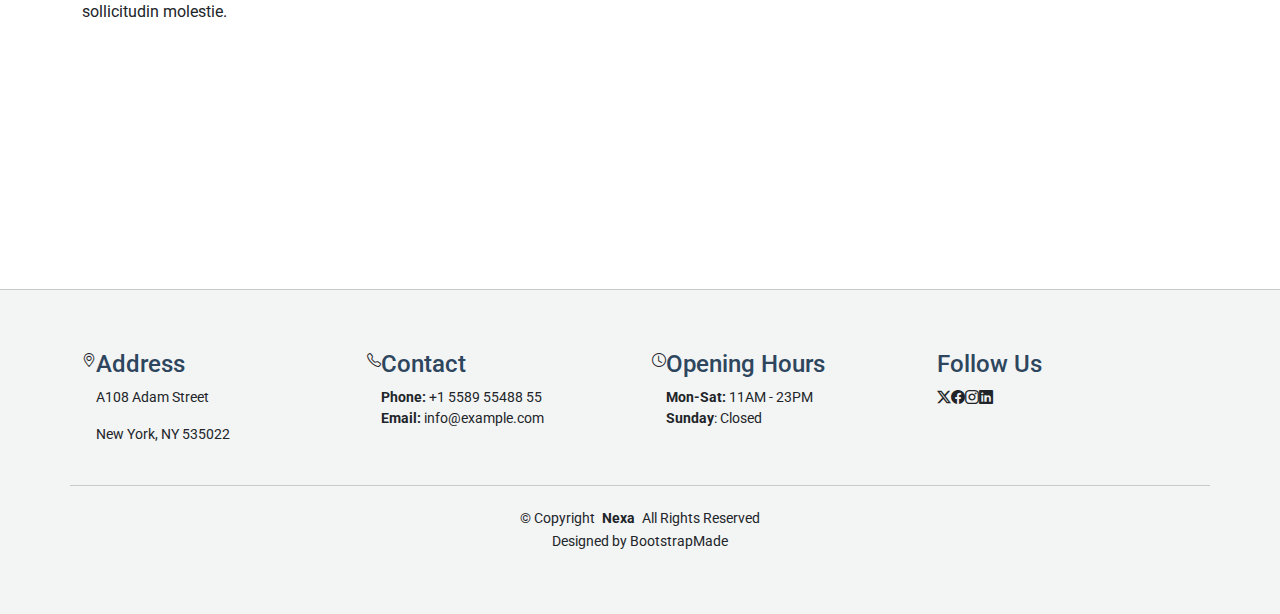
<file: service-details.html>
<!DOCTYPE html>
<html lang="en">

<head>
  <meta charset="utf-8">
  <meta content="width=device-width, initial-scale=1.0" name="viewport">
  <title>Service Details - Nexa Bootstrap Template</title>
  <meta name="description" content="">
  <meta name="keywords" content="">

  <!-- Favicons -->
  <link href="assets/img/favicon.png" rel="icon">
  <link href="assets/img/apple-touch-icon.png" rel="apple-touch-icon">

  <!-- Fonts -->
  <link href="https://fonts.googleapis.com" rel="preconnect">
  <link href="https://fonts.gstatic.com" rel="preconnect" crossorigin>
  <link href="https://fonts.googleapis.com/css2?family=Roboto:ital,wght@0,100;0,300;0,400;0,500;0,700;0,900;1,100;1,300;1,400;1,500;1,700;1,900&family=Montserrat:ital,wght@0,100;0,200;0,300;0,400;0,500;0,600;0,700;0,800;0,900;1,100;1,200;1,300;1,400;1,500;1,600;1,700;1,800;1,900&family=Inter:wght@100;200;300;400;500;600;700;800;900&display=swap" rel="stylesheet">

  <!-- Vendor CSS Files -->
  <link href="assets/vendor/bootstrap/css/bootstrap.min.css" rel="stylesheet">
  <link href="assets/vendor/bootstrap-icons/bootstrap-icons.css" rel="stylesheet">
  <link href="assets/vendor/aos/aos.css" rel="stylesheet">
  <link href="assets/vendor/glightbox/css/glightbox.min.css" rel="stylesheet">
  <link href="assets/vendor/swiper/swiper-bundle.min.css" rel="stylesheet">

  <!-- Main CSS File -->
  <link href="assets/css/main.css" rel="stylesheet">

  <!-- =======================================================
  * Template Name: Nexa
  * Template URL: https://bootstrapmade.com/nexa-bootstrap-agency-template/
  * Updated: Aug 19 2025 with Bootstrap v5.3.7
  * Author: BootstrapMade.com
  * License: https://bootstrapmade.com/license/
  ======================================================== -->
</head>

<body class="service-details-page">

  <header id="header" class="header d-flex align-items-center sticky-top">
    <div class="container position-relative d-flex align-items-center justify-content-between">

      <a href="index.html" class="logo d-flex align-items-center me-auto me-xl-0">
        <!-- Uncomment the line below if you also wish to use an image logo -->
        <!-- <img src="assets/img/logo.webp" alt=""> -->
        <h1 class="sitename">Nexa</h1>
      </a>

      <nav id="navmenu" class="navmenu">
        <ul>
          <li><a href="#hero">Home</a></li>
          <li><a href="#about">About</a></li>
          <li><a href="#services">Services</a></li>
          <li><a href="#portfolio">Portfolio</a></li>
          <li><a href="#team">Team</a></li>
          <li class="dropdown"><a href="#"><span>Dropdown</span> <i class="bi bi-chevron-down toggle-dropdown"></i></a>
            <ul>
              <li><a href="#">Dropdown 1</a></li>
              <li class="dropdown"><a href="#"><span>Deep Dropdown</span> <i class="bi bi-chevron-down toggle-dropdown"></i></a>
                <ul>
                  <li><a href="#">Deep Dropdown 1</a></li>
                  <li><a href="#">Deep Dropdown 2</a></li>
                  <li><a href="#">Deep Dropdown 3</a></li>
                  <li><a href="#">Deep Dropdown 4</a></li>
                  <li><a href="#">Deep Dropdown 5</a></li>
                </ul>
              </li>
              <li><a href="#">Dropdown 2</a></li>
              <li><a href="#">Dropdown 3</a></li>
              <li><a href="#">Dropdown 4</a></li>
            </ul>
          </li>
          <li><a href="#contact">Contact</a></li>
        </ul>
        <i class="mobile-nav-toggle d-xl-none bi bi-list"></i>
      </nav>

      <div class="header-social-links">
        <a href="#" class="twitter"><i class="bi bi-twitter-x"></i></a>
        <a href="#" class="facebook"><i class="bi bi-facebook"></i></a>
        <a href="#" class="instagram"><i class="bi bi-instagram"></i></a>
        <a href="#" class="linkedin"><i class="bi bi-linkedin"></i></a>
      </div>

    </div>
  </header>

  <main class="main">

    <!-- Page Title -->
    <div class="page-title light-background">
      <div class="container d-lg-flex justify-content-between align-items-center">
        <h1 class="mb-2 mb-lg-0">Service Details</h1>
        <nav class="breadcrumbs">
          <ol>
            <li><a href="index.html">Home</a></li>
            <li class="current">Service Details</li>
          </ol>
        </nav>
      </div>
    </div><!-- End Page Title -->

    <!-- Service Details Section -->
    <section id="service-details" class="service-details section">

      <div class="container" data-aos="fade-up" data-aos-delay="100">

        <div class="row gy-5">

          <div class="col-lg-8" data-aos="fade-up" data-aos-delay="200">
            <div class="service-hero">
              <img src="assets/img/services/services-7.webp" alt="" class="img-fluid">
              <div class="service-badge">
                <span>Premium Service</span>
              </div>
            </div>

            <div class="service-content">
              <div class="service-header">
                <h2>Digital Marketing Strategy &amp; Implementation</h2>
                <p class="service-intro">Mauris blandit aliquet elit, eget tincidunt nibh pulvinar a. Vestibulum ac diam sit amet quam vehicula elementum sed sit amet dui. Curabitur non nulla sit amet nisl tempus convallis quis ac lectus.</p>
              </div>

              <div class="service-features">
                <h4>What You'll Get</h4>
                <div class="row gy-3">
                  <div class="col-md-6">
                    <div class="feature-item">
                      <div class="feature-icon">
                        <i class="bi bi-graph-up-arrow"></i>
                      </div>
                      <div class="feature-content">
                        <h5>Analytics &amp; Reporting</h5>
                        <p>Comprehensive tracking and performance analysis</p>
                      </div>
                    </div>
                  </div>
                  <div class="col-md-6">
                    <div class="feature-item">
                      <div class="feature-icon">
                        <i class="bi bi-people"></i>
                      </div>
                      <div class="feature-content">
                        <h5>Audience Targeting</h5>
                        <p>Precise demographic and behavioral targeting</p>
                      </div>
                    </div>
                  </div>
                  <div class="col-md-6">
                    <div class="feature-item">
                      <div class="feature-icon">
                        <i class="bi bi-megaphone"></i>
                      </div>
                      <div class="feature-content">
                        <h5>Multi-Channel Campaigns</h5>
                        <p>Integrated social media and search marketing</p>
                      </div>
                    </div>
                  </div>
                  <div class="col-md-6">
                    <div class="feature-item">
                      <div class="feature-icon">
                        <i class="bi bi-gear"></i>
                      </div>
                      <div class="feature-content">
                        <h5>Strategy Optimization</h5>
                        <p>Continuous refinement for maximum ROI</p>
                      </div>
                    </div>
                  </div>
                </div>
              </div>

              <div class="service-process">
                <h4>Our Process</h4>
                <div class="process-steps">
                  <div class="process-step">
                    <div class="step-number">01</div>
                    <div class="step-content">
                      <h5>Discovery &amp; Analysis</h5>
                      <p>Pellentesque habitant morbi tristique senectus et netus et malesuada fames ac turpis egestas. Vestibulum tortor quam, feugiat vitae.</p>
                    </div>
                  </div>
                  <div class="process-step">
                    <div class="step-number">02</div>
                    <div class="step-content">
                      <h5>Strategy Development</h5>
                      <p>Donec rutrum congue leo eget malesuada. Cras ultricies ligula sed magna dictum porta. Vestibulum ante ipsum primis in faucibus.</p>
                    </div>
                  </div>
                  <div class="process-step">
                    <div class="step-number">03</div>
                    <div class="step-content">
                      <h5>Implementation</h5>
                      <p>Curabitur arcu erat, accumsan id imperdiet et, porttitor at sem. Mauris blandit aliquet elit eget tincidunt nibh pulvinar.</p>
                    </div>
                  </div>
                  <div class="process-step">
                    <div class="step-number">04</div>
                    <div class="step-content">
                      <h5>Monitoring &amp; Optimization</h5>
                      <p>Vivamus magna justo, lacinia eget consectetur sed, convallis at tellus. Proin eget tortor risus donec sollicitudin molestie.</p>
                    </div>
                  </div>
                </div>
              </div>

              <div class="service-gallery" data-aos="fade-up" data-aos-delay="300">
                <h4>Project Showcase</h4>
                <div class="row gy-3">
                  <div class="col-md-4">
                    <img src="assets/img/services/services-2.webp" alt="" class="img-fluid rounded">
                  </div>
                  <div class="col-md-4">
                    <img src="assets/img/services/services-8.webp" alt="" class="img-fluid rounded">
                  </div>
                  <div class="col-md-4">
                    <img src="assets/img/services/services-11.webp" alt="" class="img-fluid rounded">
                  </div>
                </div>
              </div>
            </div>
          </div>

          <div class="col-lg-4" data-aos="fade-up" data-aos-delay="400">
            <div class="service-sidebar">

              <div class="service-menu">
                <h4>Our Services</h4>
                <div class="menu-list">
                  <a href="#" class="menu-item active">
                    <i class="bi bi-arrow-right"></i>
                    <span>Digital Marketing</span>
                  </a>
                  <a href="#" class="menu-item">
                    <i class="bi bi-arrow-right"></i>
                    <span>Web Development</span>
                  </a>
                  <a href="#" class="menu-item">
                    <i class="bi bi-arrow-right"></i>
                    <span>Brand Strategy</span>
                  </a>
                  <a href="#" class="menu-item">
                    <i class="bi bi-arrow-right"></i>
                    <span>Content Creation</span>
                  </a>
                  <a href="#" class="menu-item">
                    <i class="bi bi-arrow-right"></i>
                    <span>SEO Optimization</span>
                  </a>
                </div>
              </div>

              <div class="service-info">
                <h4>Service Details</h4>
                <div class="info-list">
                  <div class="info-item">
                    <span class="info-label">Duration:</span>
                    <span class="info-value">3-6 months</span>
                  </div>
                  <div class="info-item">
                    <span class="info-label">Team Size:</span>
                    <span class="info-value">4-6 specialists</span>
                  </div>
                  <div class="info-item">
                    <span class="info-label">Delivery:</span>
                    <span class="info-value">Bi-weekly reports</span>
                  </div>
                  <div class="info-item">
                    <span class="info-label">Support:</span>
                    <span class="info-value">24/7 monitoring</span>
                  </div>
                </div>
              </div>

              <div class="contact-card">
                <div class="contact-content">
                  <h4>Need Help?</h4>
                  <p>Sed porttitor lectus nibh. Vestibulum ac diam sit amet quam vehicula elementum sed sit amet dui.</p>
                  <div class="contact-info">
                    <div class="contact-item">
                      <i class="bi bi-telephone"></i>
                      <span>+1 (555) 123-4567</span>
                    </div>
                    <div class="contact-item">
                      <i class="bi bi-envelope"></i>
                      <span>info@example.com</span>
                    </div>
                  </div>
                  <a href="#" class="btn btn-primary">Get Quote</a>
                </div>
              </div>

            </div>
          </div>

        </div>

      </div>

    </section><!-- /Service Details Section -->

  </main>

  <footer id="footer" class="footer light-background">

    <div class="container">
      <div class="row gy-3">
        <div class="col-lg-3 col-md-6 d-flex">
          <i class="bi bi-geo-alt icon"></i>
          <div class="address">
            <h4>Address</h4>
            <p>A108 Adam Street</p>
            <p>New York, NY 535022</p>
            <p></p>
          </div>

        </div>

        <div class="col-lg-3 col-md-6 d-flex">
          <i class="bi bi-telephone icon"></i>
          <div>
            <h4>Contact</h4>
            <p>
              <strong>Phone:</strong> <span>+1 5589 55488 55</span><br>
              <strong>Email:</strong> <span>info@example.com</span><br>
            </p>
          </div>
        </div>

        <div class="col-lg-3 col-md-6 d-flex">
          <i class="bi bi-clock icon"></i>
          <div>
            <h4>Opening Hours</h4>
            <p>
              <strong>Mon-Sat:</strong> <span>11AM - 23PM</span><br>
              <strong>Sunday</strong>: <span>Closed</span>
            </p>
          </div>
        </div>

        <div class="col-lg-3 col-md-6">
          <h4>Follow Us</h4>
          <div class="social-links d-flex">
            <a href="#" class="twitter"><i class="bi bi-twitter-x"></i></a>
            <a href="#" class="facebook"><i class="bi bi-facebook"></i></a>
            <a href="#" class="instagram"><i class="bi bi-instagram"></i></a>
            <a href="#" class="linkedin"><i class="bi bi-linkedin"></i></a>
          </div>
        </div>

      </div>
    </div>

    <div class="container copyright text-center mt-4">
      <p>© <span>Copyright</span> <strong class="px-1 sitename">Nexa</strong> <span>All Rights Reserved</span></p>
      <div class="credits">
        <!-- All the links in the footer should remain intact. -->
        <!-- You can delete the links only if you've purchased the pro version. -->
        <!-- Licensing information: https://bootstrapmade.com/license/ -->
        <!-- Purchase the pro version with working PHP/AJAX contact form: [buy-url] -->
        Designed by <a href="https://bootstrapmade.com/">BootstrapMade</a>
      </div>
    </div>

  </footer>

  <!-- Scroll Top -->
  <a href="#" id="scroll-top" class="scroll-top d-flex align-items-center justify-content-center"><i class="bi bi-arrow-up-short"></i></a>

  <!-- Preloader -->
  <div id="preloader"></div>

  <!-- Vendor JS Files -->
  <script src="assets/vendor/bootstrap/js/bootstrap.bundle.min.js"></script>
  <script src="assets/vendor/php-email-form/validate.js"></script>
  <script src="assets/vendor/aos/aos.js"></script>
  <script src="assets/vendor/glightbox/js/glightbox.min.js"></script>
  <script src="assets/vendor/purecounter/purecounter_vanilla.js"></script>
  <script src="assets/vendor/swiper/swiper-bundle.min.js"></script>
  <script src="assets/vendor/imagesloaded/imagesloaded.pkgd.min.js"></script>
  <script src="assets/vendor/isotope-layout/isotope.pkgd.min.js"></script>

  <!-- Main JS File -->
  <script src="assets/js/main.js"></script>

</body>

</html>
</file>
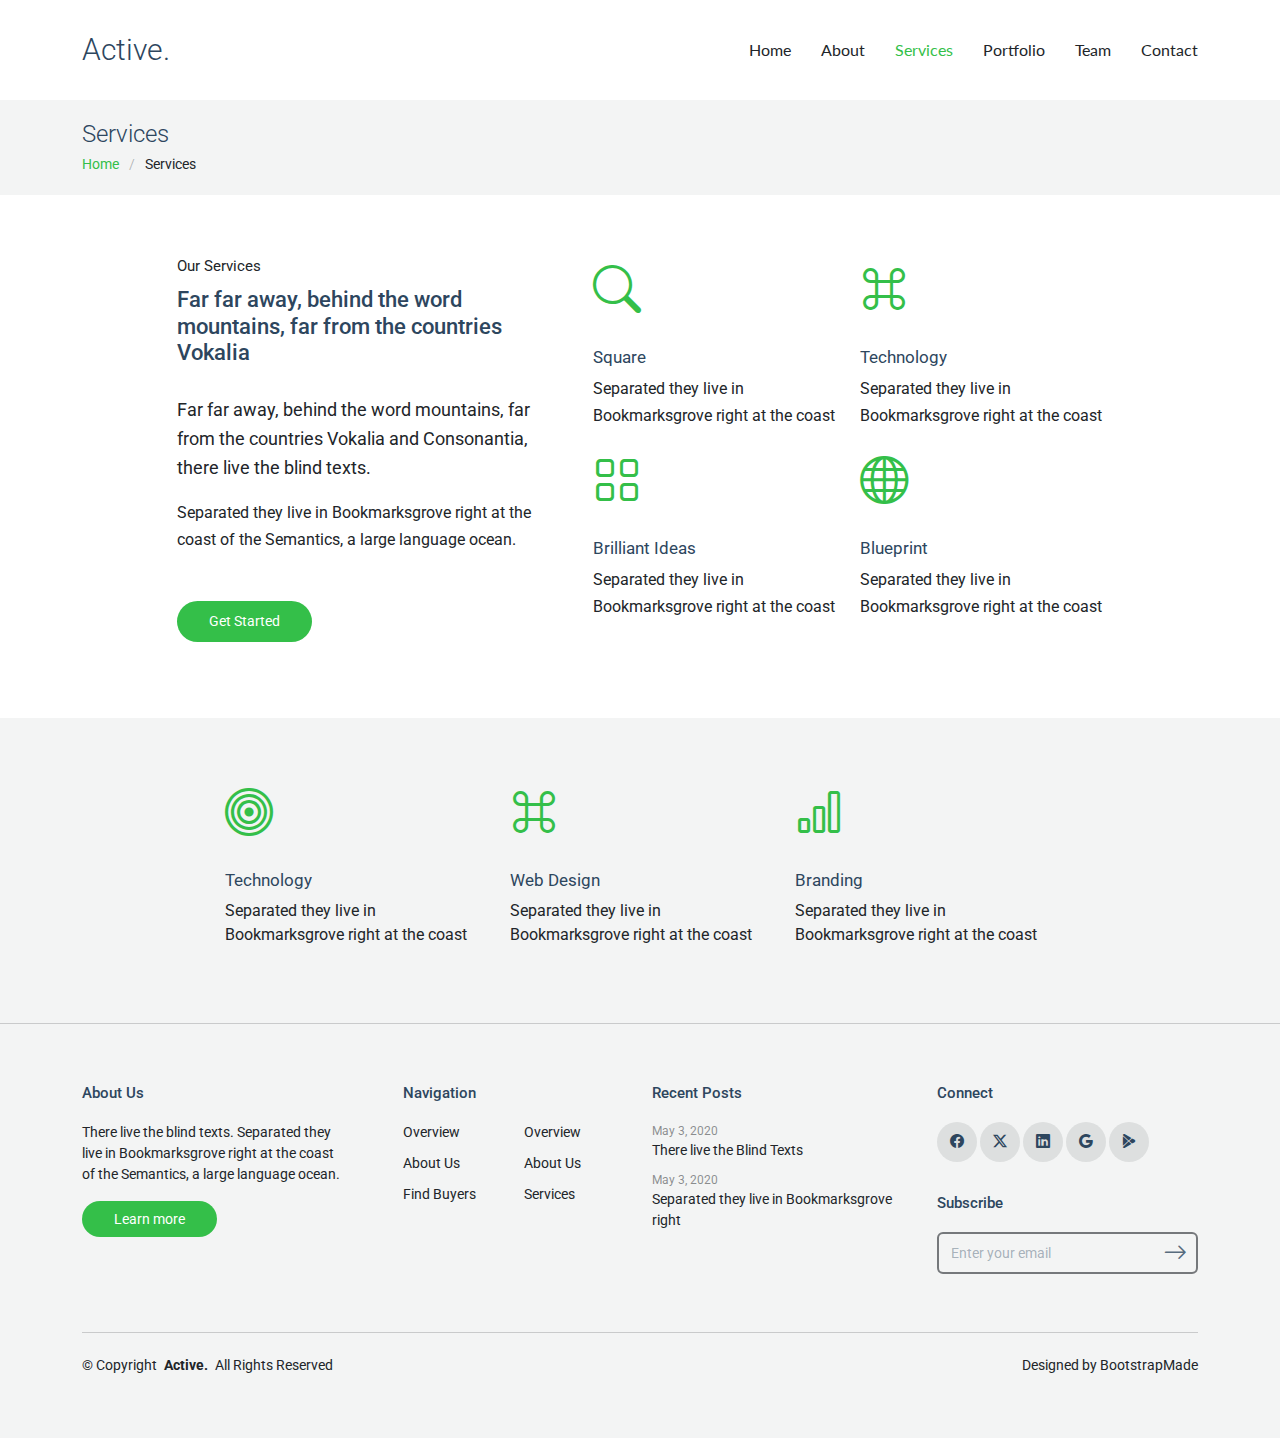
<file: services.html>
<!DOCTYPE html>
<html lang="en">
  <head>
    <meta charset="utf-8" />
    <meta content="width=device-width, initial-scale=1.0" name="viewport" />
    <title>Services - Active Bootstrap Template</title>
    <meta name="description" content="" />
    <meta name="keywords" content="" />

    <!-- Favicons -->
    <link href="assets/img/favicon.png" rel="icon" />
    <link href="assets/img/apple-touch-icon.png" rel="apple-touch-icon" />

    <!-- Fonts -->
    <link href="https://fonts.googleapis.com" rel="preconnect" />
    <link href="https://fonts.gstatic.com" rel="preconnect" crossorigin />
    <link
      href="https://fonts.googleapis.com/css2?family=Roboto:ital,wght@0,100;0,300;0,400;0,500;0,700;0,900;1,100;1,300;1,400;1,500;1,700;1,900&family=Lato:ital,wght@0,100;0,300;0,400;0,700;0,900;1,100;1,300;1,400;1,700;1,900&display=swap"
      rel="stylesheet"
    />

    <!-- Vendor CSS Files -->
    <link href="assets/vendor/bootstrap/css/bootstrap.min.css" rel="stylesheet" />
    <link href="assets/vendor/bootstrap-icons/bootstrap-icons.css" rel="stylesheet" />
    <link href="assets/vendor/aos/aos.css" rel="stylesheet" />
    <link href="assets/vendor/swiper/swiper-bundle.min.css" rel="stylesheet" />
    <link href="assets/vendor/glightbox/css/glightbox.min.css" rel="stylesheet" />

    <!-- Main CSS File -->
    <link href="assets/css/main.css" rel="stylesheet" />

    <!-- =======================================================
  * Template Name: Active
  * Template URL: https://bootstrapmade.com/active-bootstrap-website-template/
  * Updated: Aug 07 2024 with Bootstrap v5.3.3
  * Author: BootstrapMade.com
  * License: https://bootstrapmade.com/license/
  ======================================================== -->
  </head>

  <body class="services-page">
    <header id="header" class="header d-flex align-items-center sticky-top">
      <div class="container-fluid container-xl position-relative d-flex align-items-center justify-content-between">
        <a href="index.html" class="logo d-flex align-items-center">
          <!-- Uncomment the line below if you also wish to use an image logo -->
          <!-- <img src="assets/img/logo.png" alt=""> -->
          <h1 class="sitename">Active.</h1>
        </a>

        <nav id="navmenu" class="navmenu">
          <ul>
            <li><a href="index.html">Home</a></li>
            <li><a href="about.html">About</a></li>
            <li><a href="services.html" class="active">Services</a></li>
            <li><a href="portfolio.html">Portfolio</a></li>
            <li><a href="team.html">Team</a></li>
            <li><a href="contact.html">Contact</a></li>
          </ul>
          <i class="mobile-nav-toggle d-xl-none bi bi-list"></i>
        </nav>
      </div>
    </header>

    <main class="main">
      <!-- Page Title -->
      <div class="page-title light-background">
        <div class="container">
          <h1>Services</h1>
          <nav class="breadcrumbs">
            <ol>
              <li><a href="index.html">Home</a></li>
              <li class="current">Services</li>
            </ol>
          </nav>
        </div>
      </div>
      <!-- End Page Title -->

      <!-- Services 2 Section -->
      <section id="services-2" class="services-2 section">
        <div class="container">
          <div class="row justify-content-center" data-aos="fade-up">
            <div class="col-md-6 col-lg-4">
              <span class="content-subtitle">Our Services</span>
              <h2 class="content-title">Far far away, behind the word mountains, far from the countries Vokalia</h2>
              <p class="lead">Far far away, behind the word mountains, far from the countries Vokalia and Consonantia, there live the blind texts.</p>
              <p class="mb-5">Separated they live in Bookmarksgrove right at the coast of the Semantics, a large language ocean.</p>
              <p>
                <a href="#" class="btn btn-get-started">Get Started</a>
              </p>
            </div>
            <div class="col-md-6 col-lg-6 ps-lg-5">
              <div class="row">
                <div class="col-6 col-sm-6 col-md-6 col-lg-6">
                  <div class="services-item" data-aos="fade-up" data-aos-delay="">
                    <div class="services-icon">
                      <i class="bi bi-search"></i>
                    </div>
                    <div>
                      <h3>Square</h3>
                      <p>Separated they live in Bookmarksgrove right at the coast</p>
                    </div>
                  </div>
                </div>
                <div class="col-6 col-sm-6 col-md-6 col-lg-6">
                  <div class="services-item" data-aos="fade-up" data-aos-delay="100">
                    <div class="services-icon">
                      <i class="bi bi-command"></i>
                    </div>
                    <div>
                      <h3>Technology</h3>
                      <p>Separated they live in Bookmarksgrove right at the coast</p>
                    </div>
                  </div>
                </div>
                <div class="col-6 col-sm-6 col-md-6 col-lg-6">
                  <div class="services-item" data-aos="fade-up" data-aos-delay="200">
                    <div class="services-icon">
                      <i class="bi bi-grid"></i>
                    </div>
                    <div>
                      <h3>Brilliant Ideas</h3>
                      <p>Separated they live in Bookmarksgrove right at the coast</p>
                    </div>
                  </div>
                </div>

                <div class="col-6 col-sm-6 col-md-6 col-lg-6">
                  <div class="services-item" data-aos="fade-up" data-aos-delay="300">
                    <div class="services-icon">
                      <i class="bi bi-globe"></i>
                    </div>
                    <div>
                      <h3>Blueprint</h3>
                      <p>Separated they live in Bookmarksgrove right at the coast</p>
                    </div>
                  </div>
                </div>
              </div>
            </div>
          </div>
        </div>
      </section>
      <!-- /Services 2 Section -->

      <!-- Services Section -->
      <section id="services" class="services section light-background">
        <div class="container">
          <div class="row gy-4 justify-content-center">
            <div class="col-lg-3">
              <div class="services-item" data-aos="fade-up">
                <div class="services-icon">
                  <i class="bi bi-bullseye"></i>
                </div>
                <div>
                  <h3>Technology</h3>
                  <p>Separated they live in Bookmarksgrove right at the coast</p>
                </div>
              </div>
            </div>

            <div class="col-lg-3">
              <div class="services-item" data-aos="fade-up" data-aos-delay="100">
                <div class="services-icon">
                  <i class="bi bi-command"></i>
                </div>
                <div>
                  <h3>Web Design</h3>
                  <p>Separated they live in Bookmarksgrove right at the coast</p>
                </div>
              </div>
            </div>

            <div class="col-lg-3">
              <div class="services-item" data-aos="fade-up" data-aos-delay="200">
                <div class="services-icon">
                  <i class="bi bi-bar-chart"></i>
                </div>
                <div>
                  <h3>Branding</h3>
                  <p>Separated they live in Bookmarksgrove right at the coast</p>
                </div>
              </div>
            </div>
          </div>
        </div>
      </section>
      <!-- /Services Section -->
    </main>

    <footer id="footer" class="footer light-background">
      <div class="container">
        <div class="row g-4">
          <div class="col-md-6 col-lg-3 mb-3 mb-md-0">
            <div class="widget">
              <h3 class="widget-heading">About Us</h3>
              <p class="mb-4">There live the blind texts. Separated they live in Bookmarksgrove right at the coast of the Semantics, a large language ocean.</p>
              <p class="mb-0">
                <a href="#" class="btn-learn-more">Learn more</a>
              </p>
            </div>
          </div>
          <div class="col-md-6 col-lg-3 ps-lg-5 mb-3 mb-md-0">
            <div class="widget">
              <h3 class="widget-heading">Navigation</h3>
              <ul class="list-unstyled float-start me-5">
                <li><a href="#">Overview</a></li>
                <li><a href="#">About Us</a></li>
                <li><a href="#">Find Buyers</a></li>
              </ul>
              <ul class="list-unstyled float-start">
                <li><a href="#">Overview</a></li>
                <li><a href="#">About Us</a></li>
                <li><a href="#">Services</a></li>
              </ul>
            </div>
          </div>
          <div class="col-md-6 col-lg-3 pl-lg-5">
            <div class="widget">
              <h3 class="widget-heading">Recent Posts</h3>
              <ul class="list-unstyled footer-blog-entry">
                <li>
                  <span class="d-block date">May 3, 2020</span>
                  <a href="#">There live the Blind Texts</a>
                </li>
                <li>
                  <span class="d-block date">May 3, 2020</span>
                  <a href="#">Separated they live in Bookmarksgrove right</a>
                </li>
              </ul>
            </div>
          </div>
          <div class="col-md-6 col-lg-3 pl-lg-5">
            <div class="widget">
              <h3 class="widget-heading">Connect</h3>
              <ul class="list-unstyled social-icons light mb-3">
                <li>
                  <a href="#"><span class="bi bi-facebook"></span></a>
                </li>
                <li>
                  <a href="#"><span class="bi bi-twitter-x"></span></a>
                </li>
                <li>
                  <a href="#"><span class="bi bi-linkedin"></span></a>
                </li>
                <li>
                  <a href="#"><span class="bi bi-google"></span></a>
                </li>
                <li>
                  <a href="#"><span class="bi bi-google-play"></span></a>
                </li>
              </ul>
            </div>

            <div class="widget">
              <div class="footer-subscribe">
                <h3 class="widget-heading">Subscribe</h3>
                <form action="forms/newsletter.php" method="post" class="php-email-form">
                  <div class="mb-2">
                    <input type="text" class="form-control" name="email" placeholder="Enter your email" />

                    <button type="submit" class="btn btn-link">
                      <span class="bi bi-arrow-right"></span>
                    </button>
                  </div>
                  <div class="loading">Loading</div>
                  <div class="error-message"></div>
                  <div class="sent-message">Your subscription request has been sent. Thank you!</div>
                </form>
              </div>
            </div>
          </div>
        </div>

        <div class="copyright d-flex flex-column flex-md-row align-items-center justify-content-md-between">
          <p>© <span>Copyright</span> <strong class="px-1 sitename">Active.</strong> <span>All Rights Reserved</span></p>
          <div class="credits">
            <!-- All the links in the footer should remain intact. -->
            <!-- You can delete the links only if you've purchased the pro version. -->
            <!-- Licensing information: https://bootstrapmade.com/license/ -->
            <!-- Purchase the pro version with working PHP/AJAX contact form: [buy-url] -->
            Designed by <a href="https://bootstrapmade.com/">BootstrapMade</a>
          </div>
        </div>
      </div>
    </footer>

    <!-- Scroll Top -->
    <a href="#" id="scroll-top" class="scroll-top d-flex align-items-center justify-content-center"><i class="bi bi-arrow-up-short"></i></a>

    <!-- Preloader -->
    <div id="preloader"></div>

    <!-- Vendor JS Files -->
    <script src="assets/vendor/bootstrap/js/bootstrap.bundle.min.js"></script>
    <script src="assets/vendor/php-email-form/validate.js"></script>
    <script src="assets/vendor/aos/aos.js"></script>
    <script src="assets/vendor/swiper/swiper-bundle.min.js"></script>
    <script src="assets/vendor/purecounter/purecounter_vanilla.js"></script>
    <script src="assets/vendor/glightbox/js/glightbox.min.js"></script>
    <script src="assets/vendor/imagesloaded/imagesloaded.pkgd.min.js"></script>
    <script src="assets/vendor/isotope-layout/isotope.pkgd.min.js"></script>

    <!-- Main JS File -->
    <script src="assets/js/main.js"></script>
  </body>
</html>
</file>
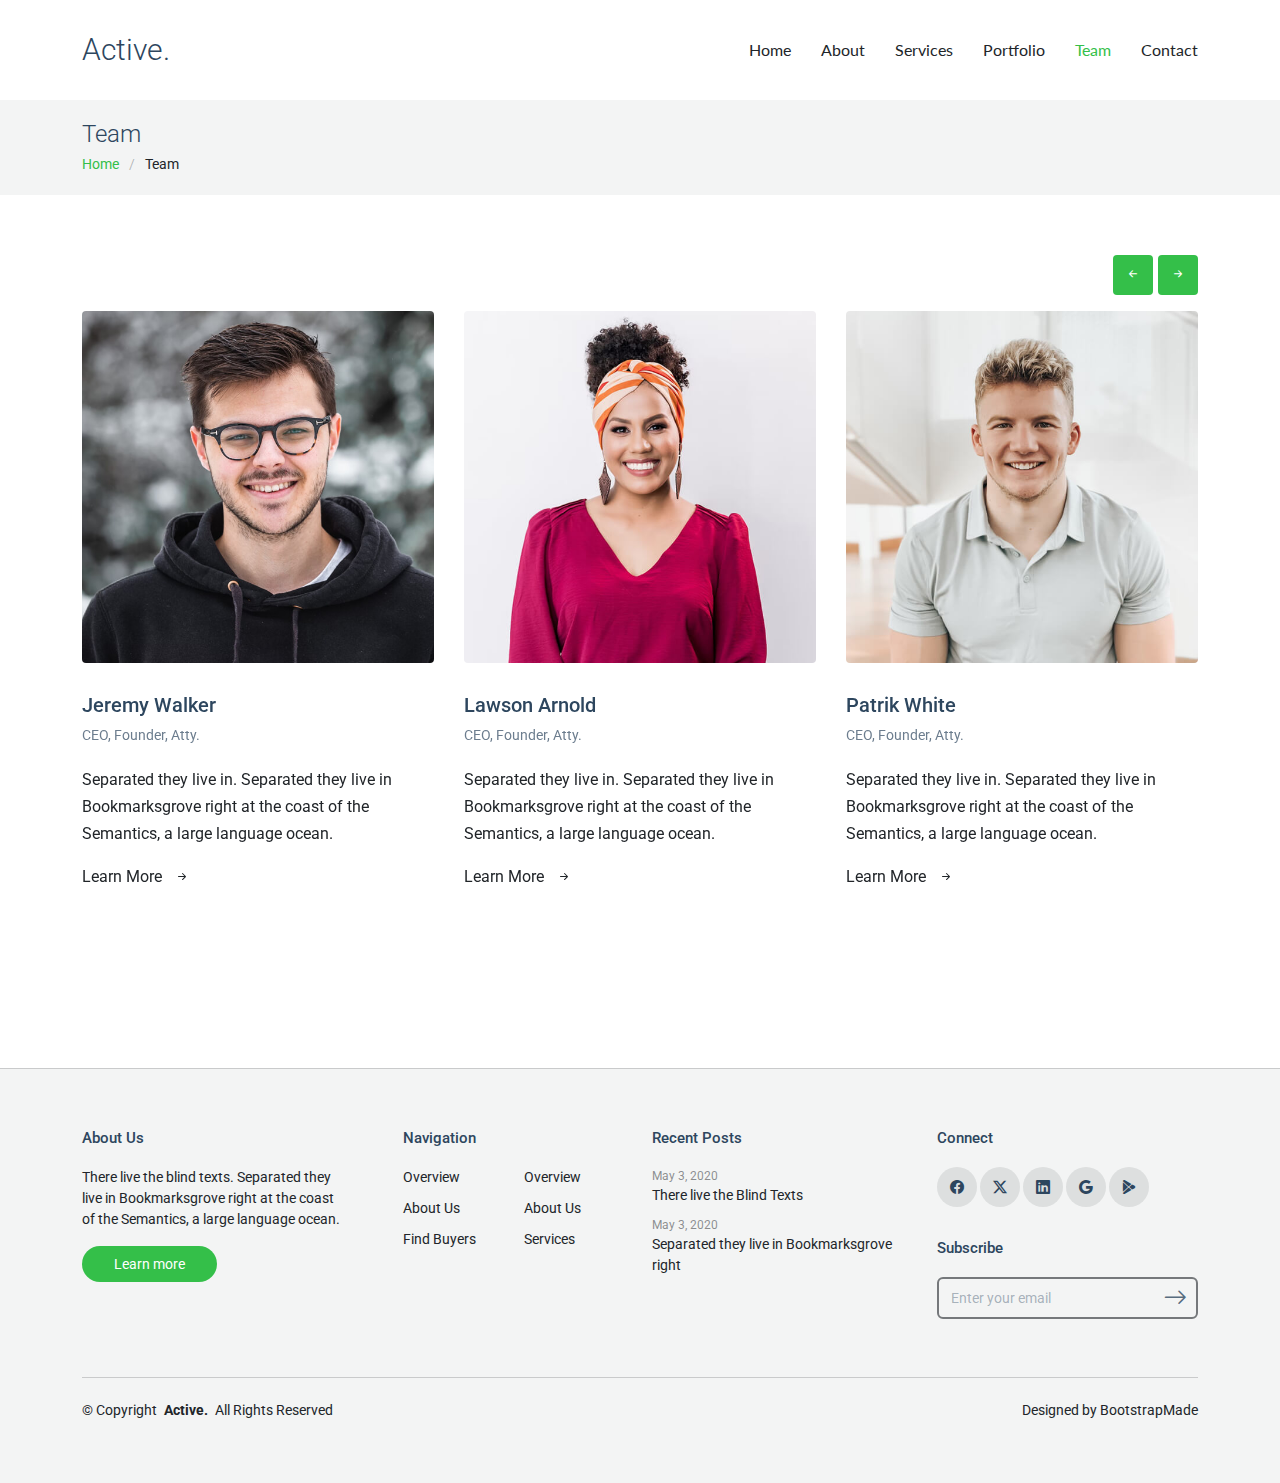
<file: team.html>
<!DOCTYPE html>
<html lang="en">
  <head>
    <meta charset="utf-8" />
    <meta content="width=device-width, initial-scale=1.0" name="viewport" />
    <title>Team - Active Bootstrap Template</title>
    <meta name="description" content="" />
    <meta name="keywords" content="" />

    <!-- Favicons -->
    <link href="assets/img/favicon.png" rel="icon" />
    <link href="assets/img/apple-touch-icon.png" rel="apple-touch-icon" />

    <!-- Fonts -->
    <link href="https://fonts.googleapis.com" rel="preconnect" />
    <link href="https://fonts.gstatic.com" rel="preconnect" crossorigin />
    <link
      href="https://fonts.googleapis.com/css2?family=Roboto:ital,wght@0,100;0,300;0,400;0,500;0,700;0,900;1,100;1,300;1,400;1,500;1,700;1,900&family=Lato:ital,wght@0,100;0,300;0,400;0,700;0,900;1,100;1,300;1,400;1,700;1,900&display=swap"
      rel="stylesheet"
    />

    <!-- Vendor CSS Files -->
    <link href="assets/vendor/bootstrap/css/bootstrap.min.css" rel="stylesheet" />
    <link href="assets/vendor/bootstrap-icons/bootstrap-icons.css" rel="stylesheet" />
    <link href="assets/vendor/aos/aos.css" rel="stylesheet" />
    <link href="assets/vendor/swiper/swiper-bundle.min.css" rel="stylesheet" />
    <link href="assets/vendor/glightbox/css/glightbox.min.css" rel="stylesheet" />

    <!-- Main CSS File -->
    <link href="assets/css/main.css" rel="stylesheet" />

    <!-- =======================================================
  * Template Name: Active
  * Template URL: https://bootstrapmade.com/active-bootstrap-website-template/
  * Updated: Aug 07 2024 with Bootstrap v5.3.3
  * Author: BootstrapMade.com
  * License: https://bootstrapmade.com/license/
  ======================================================== -->
  </head>

  <body class="team-page">
    <header id="header" class="header d-flex align-items-center sticky-top">
      <div class="container-fluid container-xl position-relative d-flex align-items-center justify-content-between">
        <a href="index.html" class="logo d-flex align-items-center">
          <!-- Uncomment the line below if you also wish to use an image logo -->
          <!-- <img src="assets/img/logo.png" alt=""> -->
          <h1 class="sitename">Active.</h1>
        </a>

        <nav id="navmenu" class="navmenu">
          <ul>
            <li><a href="index.html">Home</a></li>
            <li><a href="about.html">About</a></li>
            <li><a href="services.html">Services</a></li>
            <li><a href="portfolio.html">Portfolio</a></li>
            <li><a href="team.html" class="active">Team</a></li>
            <li><a href="contact.html">Contact</a></li>
          </ul>
          <i class="mobile-nav-toggle d-xl-none bi bi-list"></i>
        </nav>
      </div>
    </header>

    <main class="main">
      <!-- Page Title -->
      <div class="page-title light-background">
        <div class="container">
          <h1>Team</h1>
          <nav class="breadcrumbs">
            <ol>
              <li><a href="index.html">Home</a></li>
              <li class="current">Team</li>
            </ol>
          </nav>
        </div>
      </div>
      <!-- End Page Title -->

      <!-- Team Section -->
      <section id="team" class="team section">
        <div class="site-section slider-team-wrap">
          <div class="container">
            <div class="slider-nav d-flex justify-content-end mb-3">
              <a href="#" class="js-prev js-custom-prev"><i class="bi bi-arrow-left-short"></i></a>
              <a href="#" class="js-next js-custom-next"><i class="bi bi-arrow-right-short"></i></a>
            </div>

            <div class="swiper init-swiper" data-aos="fade-up" data-aos-delay="100">
              <script type="application/json" class="swiper-config">
                {
                  "loop": true,
                  "speed": 600,
                  "autoplay": {
                    "delay": 5000
                  },
                  "slidesPerView": "1",
                  "pagination": {
                    "el": ".swiper-pagination",
                    "type": "bullets",
                    "clickable": true
                  },
                  "navigation": {
                    "nextEl": ".js-custom-next",
                    "prevEl": ".js-custom-prev"
                  },
                  "breakpoints": {
                    "640": {
                      "slidesPerView": 2,
                      "spaceBetween": 30
                    },
                    "768": {
                      "slidesPerView": 3,
                      "spaceBetween": 30
                    },
                    "1200": {
                      "slidesPerView": 3,
                      "spaceBetween": 30
                    }
                  }
                }
              </script>
              <div class="swiper-wrapper">
                <div class="swiper-slide">
                  <div class="team">
                    <div class="pic">
                      <img src="assets/img/team/team-1.jpg" alt="Image" class="img-fluid" />
                    </div>
                    <h3 clas="">
                      <a href="#"><span class="">Jeremy</span> Walker</a>
                    </h3>
                    <span class="d-block position">CEO, Founder, Atty.</span>
                    <p>Separated they live in. Separated they live in Bookmarksgrove right at the coast of the Semantics, a large language ocean.</p>
                    <p class="mb-0">
                      <a href="#" class="more dark">Learn More <span class="bi bi-arrow-right-short"></span></a>
                    </p>
                  </div>
                </div>
                <div class="swiper-slide">
                  <div class="team">
                    <div class="pic">
                      <img src="assets/img/team/team-2.jpg" alt="Image" class="img-fluid" />
                    </div>
                    <h3 clas="">
                      <a href="#"><span class="">Lawson</span> Arnold</a>
                    </h3>
                    <span class="d-block position">CEO, Founder, Atty.</span>
                    <p>Separated they live in. Separated they live in Bookmarksgrove right at the coast of the Semantics, a large language ocean.</p>
                    <p class="mb-0">
                      <a href="#" class="more dark">Learn More <span class="bi bi-arrow-right-short"></span></a>
                    </p>
                  </div>
                </div>
                <div class="swiper-slide">
                  <div class="team">
                    <div class="pic">
                      <img src="assets/img/team/team-3.jpg" alt="Image" class="img-fluid" />
                    </div>
                    <h3 clas="">
                      <a href="#"><span class="">Patrik</span> White</a>
                    </h3>
                    <span class="d-block position">CEO, Founder, Atty.</span>
                    <p>Separated they live in. Separated they live in Bookmarksgrove right at the coast of the Semantics, a large language ocean.</p>
                    <p class="mb-0">
                      <a href="#" class="more dark">Learn More <span class="bi bi-arrow-right-short"></span></a>
                    </p>
                  </div>
                </div>
                <div class="swiper-slide">
                  <div class="team">
                    <div class="pic">
                      <img src="assets/img/team/team-4.jpg" alt="Image" class="img-fluid" />
                    </div>
                    <h3 clas="">
                      <a href="#"><span class="">Kathryn</span> Ryan</a>
                    </h3>
                    <span class="d-block position">CEO, Founder, Atty.</span>
                    <p>Separated they live in. Separated they live in Bookmarksgrove right at the coast of the Semantics, a large language ocean.</p>
                    <p class="mb-0">
                      <a href="#" class="more dark">Learn More <span class="bi bi-arrow-right-short"></span></a>
                    </p>
                  </div>
                </div>
                <!-- <div class="swiper-slide"></div> -->
              </div>
            </div>
          </div>
          <!-- /.container -->
        </div>
      </section>
      <!-- /Team Section -->
    </main>

    <footer id="footer" class="footer light-background">
      <div class="container">
        <div class="row g-4">
          <div class="col-md-6 col-lg-3 mb-3 mb-md-0">
            <div class="widget">
              <h3 class="widget-heading">About Us</h3>
              <p class="mb-4">There live the blind texts. Separated they live in Bookmarksgrove right at the coast of the Semantics, a large language ocean.</p>
              <p class="mb-0">
                <a href="#" class="btn-learn-more">Learn more</a>
              </p>
            </div>
          </div>
          <div class="col-md-6 col-lg-3 ps-lg-5 mb-3 mb-md-0">
            <div class="widget">
              <h3 class="widget-heading">Navigation</h3>
              <ul class="list-unstyled float-start me-5">
                <li><a href="#">Overview</a></li>
                <li><a href="#">About Us</a></li>
                <li><a href="#">Find Buyers</a></li>
              </ul>
              <ul class="list-unstyled float-start">
                <li><a href="#">Overview</a></li>
                <li><a href="#">About Us</a></li>
                <li><a href="#">Services</a></li>
              </ul>
            </div>
          </div>
          <div class="col-md-6 col-lg-3 pl-lg-5">
            <div class="widget">
              <h3 class="widget-heading">Recent Posts</h3>
              <ul class="list-unstyled footer-blog-entry">
                <li>
                  <span class="d-block date">May 3, 2020</span>
                  <a href="#">There live the Blind Texts</a>
                </li>
                <li>
                  <span class="d-block date">May 3, 2020</span>
                  <a href="#">Separated they live in Bookmarksgrove right</a>
                </li>
              </ul>
            </div>
          </div>
          <div class="col-md-6 col-lg-3 pl-lg-5">
            <div class="widget">
              <h3 class="widget-heading">Connect</h3>
              <ul class="list-unstyled social-icons light mb-3">
                <li>
                  <a href="#"><span class="bi bi-facebook"></span></a>
                </li>
                <li>
                  <a href="#"><span class="bi bi-twitter-x"></span></a>
                </li>
                <li>
                  <a href="#"><span class="bi bi-linkedin"></span></a>
                </li>
                <li>
                  <a href="#"><span class="bi bi-google"></span></a>
                </li>
                <li>
                  <a href="#"><span class="bi bi-google-play"></span></a>
                </li>
              </ul>
            </div>

            <div class="widget">
              <div class="footer-subscribe">
                <h3 class="widget-heading">Subscribe</h3>
                <form action="forms/newsletter.php" method="post" class="php-email-form">
                  <div class="mb-2">
                    <input type="text" class="form-control" name="email" placeholder="Enter your email" />

                    <button type="submit" class="btn btn-link">
                      <span class="bi bi-arrow-right"></span>
                    </button>
                  </div>
                  <div class="loading">Loading</div>
                  <div class="error-message"></div>
                  <div class="sent-message">Your subscription request has been sent. Thank you!</div>
                </form>
              </div>
            </div>
          </div>
        </div>

        <div class="copyright d-flex flex-column flex-md-row align-items-center justify-content-md-between">
          <p>© <span>Copyright</span> <strong class="px-1 sitename">Active.</strong> <span>All Rights Reserved</span></p>
          <div class="credits">
            <!-- All the links in the footer should remain intact. -->
            <!-- You can delete the links only if you've purchased the pro version. -->
            <!-- Licensing information: https://bootstrapmade.com/license/ -->
            <!-- Purchase the pro version with working PHP/AJAX contact form: [buy-url] -->
            Designed by <a href="https://bootstrapmade.com/">BootstrapMade</a>
          </div>
        </div>
      </div>
    </footer>

    <!-- Scroll Top -->
    <a href="#" id="scroll-top" class="scroll-top d-flex align-items-center justify-content-center"><i class="bi bi-arrow-up-short"></i></a>

    <!-- Preloader -->
    <div id="preloader"></div>

    <!-- Vendor JS Files -->
    <script src="assets/vendor/bootstrap/js/bootstrap.bundle.min.js"></script>
    <script src="assets/vendor/php-email-form/validate.js"></script>
    <script src="assets/vendor/aos/aos.js"></script>
    <script src="assets/vendor/swiper/swiper-bundle.min.js"></script>
    <script src="assets/vendor/purecounter/purecounter_vanilla.js"></script>
    <script src="assets/vendor/glightbox/js/glightbox.min.js"></script>
    <script src="assets/vendor/imagesloaded/imagesloaded.pkgd.min.js"></script>
    <script src="assets/vendor/isotope-layout/isotope.pkgd.min.js"></script>

    <!-- Main JS File -->
    <script src="assets/js/main.js"></script>
  </body>
</html>
</file>
<file: assets/css/main.css>
/**
* Template Name: Active
* Template URL: https://bootstrapmade.com/active-bootstrap-website-template/
* Updated: Aug 07 2024 with Bootstrap v5.3.3
* Author: BootstrapMade.com
* License: https://bootstrapmade.com/license/
*/

/*--------------------------------------------------------------
# Font & Color Variables
# Help: https://bootstrapmade.com/color-system/
--------------------------------------------------------------*/
/* Fonts */
:root {
  --default-font: "Roboto",  system-ui, -apple-system, "Segoe UI", Roboto, "Helvetica Neue", Arial, "Noto Sans", "Liberation Sans", sans-serif, "Apple Color Emoji", "Segoe UI Emoji", "Segoe UI Symbol", "Noto Color Emoji";
  --heading-font: "Roboto",  sans-serif;
  --nav-font: "Lato",  sans-serif;
}

/* Global Colors - The following color variables are used throughout the website. Updating them here will change the color scheme of the entire website */
:root { 
  --background-color: #ffffff; /* Background color for the entire website, including individual sections */
  --default-color: #212529; /* Default color used for the majority of the text content across the entire website */
  --heading-color: #2d465e; /* Color for headings, subheadings and title throughout the website */
  --accent-color: #34bf49; /* Accent color that represents your brand on the website. It's used for buttons, links, and other elements that need to stand out */
  --surface-color: #ffffff; /* The surface color is used as a background of boxed elements within sections, such as cards, icon boxes, or other elements that require a visual separation from the global background. */
  --contrast-color: #ffffff; /* Contrast color for text, ensuring readability against backgrounds of accent, heading, or default colors. */
}

/* Nav Menu Colors - The following color variables are used specifically for the navigation menu. They are separate from the global colors to allow for more customization options */
:root {
  --nav-color: #212529;  /* The default color of the main navmenu links */
  --nav-hover-color: #34bf49; /* Applied to main navmenu links when they are hovered over or active */
  --nav-mobile-background-color: #ffffff; /* Used as the background color for mobile navigation menu */
  --nav-dropdown-background-color: #ffffff; /* Used as the background color for dropdown items that appear when hovering over primary navigation items */
  --nav-dropdown-color: #212529; /* Used for navigation links of the dropdown items in the navigation menu. */
  --nav-dropdown-hover-color: #34bf49; /* Similar to --nav-hover-color, this color is applied to dropdown navigation links when they are hovered over. */
}

/* Color Presets - These classes override global colors when applied to any section or element, providing reuse of the sam color scheme. */

.light-background {
  --background-color: #f3f4f4;
  --surface-color: #ffffff;
}

.dark-background {
  --background-color: #060606;
  --default-color: #ffffff;
  --heading-color: #ffffff;
  --surface-color: #252525;
  --contrast-color: #ffffff;
}

/* Smooth scroll */
:root {
  scroll-behavior: smooth;
}

/*--------------------------------------------------------------
# General Styling & Shared Classes
--------------------------------------------------------------*/
body {
  color: var(--default-color);
  background-color: var(--background-color);
  font-family: var(--default-font);
}

a {
  color: var(--accent-color);
  text-decoration: none;
  transition: 0.3s;
}

a:hover {
  color: color-mix(in srgb, var(--accent-color), transparent 25%);
  text-decoration: none;
}

h1,
h2,
h3,
h4,
h5,
h6 {
  color: var(--heading-color);
  font-family: var(--heading-font);
}

/* PHP Email Form Messages
------------------------------*/
.php-email-form .error-message {
  display: none;
  background: #df1529;
  color: #ffffff;
  text-align: left;
  padding: 15px;
  margin-bottom: 24px;
  font-weight: 600;
}

.php-email-form .sent-message {
  display: none;
  color: #ffffff;
  background: #059652;
  text-align: center;
  padding: 15px;
  margin-bottom: 24px;
  font-weight: 600;
}

.php-email-form .loading {
  display: none;
  background: var(--surface-color);
  text-align: center;
  padding: 15px;
  margin-bottom: 24px;
}

.php-email-form .loading:before {
  content: "";
  display: inline-block;
  border-radius: 50%;
  width: 24px;
  height: 24px;
  margin: 0 10px -6px 0;
  border: 3px solid var(--accent-color);
  border-top-color: var(--surface-color);
  animation: php-email-form-loading 1s linear infinite;
}

@keyframes php-email-form-loading {
  0% {
    transform: rotate(0deg);
  }

  100% {
    transform: rotate(360deg);
  }
}

/*--------------------------------------------------------------
# Global Header
--------------------------------------------------------------*/
.header {
  color: var(--default-color);
  background-color: var(--background-color);
  padding: 20px 0;
  transition: all 0.5s;
  z-index: 997;
}

.header .logo {
  line-height: 1;
}

.header .logo img {
  max-height: 32px;
  margin-right: 8px;
}

.header .logo h1 {
  font-size: 30px;
  margin: 0;
  font-weight: 300;
  color: var(--heading-color);
}

.scrolled .header {
  box-shadow: 0px 0 18px rgba(0, 0, 0, 0.1);
}

/*--------------------------------------------------------------
# Navigation Menu
--------------------------------------------------------------*/
/* Navmenu - Desktop */
@media (min-width: 1200px) {
  .navmenu {
    padding: 0;
  }

  .navmenu ul {
    margin: 0;
    padding: 0;
    display: flex;
    list-style: none;
    align-items: center;
  }

  .navmenu li {
    position: relative;
  }

  .navmenu a,
  .navmenu a:focus {
    color: var(--nav-color);
    padding: 18px 15px;
    font-size: 16px;
    font-family: var(--nav-font);
    font-weight: 400;
    display: flex;
    align-items: center;
    justify-content: space-between;
    white-space: nowrap;
    transition: 0.3s;
  }

  .navmenu a i,
  .navmenu a:focus i {
    font-size: 12px;
    line-height: 0;
    margin-left: 5px;
    transition: 0.3s;
  }

  .navmenu li:last-child a {
    padding-right: 0;
  }

  .navmenu li:hover>a,
  .navmenu .active,
  .navmenu .active:focus {
    color: var(--nav-hover-color);
  }

  .navmenu .dropdown ul {
    margin: 0;
    padding: 10px 0;
    background: var(--nav-dropdown-background-color);
    display: block;
    position: absolute;
    visibility: hidden;
    left: 14px;
    top: 130%;
    opacity: 0;
    transition: 0.3s;
    border-radius: 4px;
    z-index: 99;
    box-shadow: 0px 0px 30px rgba(0, 0, 0, 0.1);
  }

  .navmenu .dropdown ul li {
    min-width: 200px;
  }

  .navmenu .dropdown ul a {
    padding: 10px 20px;
    font-size: 15px;
    text-transform: none;
    color: var(--nav-dropdown-color);
  }

  .navmenu .dropdown ul a i {
    font-size: 12px;
  }

  .navmenu .dropdown ul a:hover,
  .navmenu .dropdown ul .active:hover,
  .navmenu .dropdown ul li:hover>a {
    color: var(--nav-dropdown-hover-color);
  }

  .navmenu .dropdown:hover>ul {
    opacity: 1;
    top: 100%;
    visibility: visible;
  }

  .navmenu .dropdown .dropdown ul {
    top: 0;
    left: -90%;
    visibility: hidden;
  }

  .navmenu .dropdown .dropdown:hover>ul {
    opacity: 1;
    top: 0;
    left: -100%;
    visibility: visible;
  }
}

/* Navmenu - Mobile */
@media (max-width: 1199px) {
  .mobile-nav-toggle {
    color: var(--nav-color);
    font-size: 28px;
    line-height: 0;
    margin-right: 10px;
    cursor: pointer;
    transition: color 0.3s;
  }

  .navmenu {
    padding: 0;
    z-index: 9997;
  }

  .navmenu ul {
    display: none;
    list-style: none;
    position: absolute;
    inset: 60px 20px 20px 20px;
    padding: 10px 0;
    margin: 0;
    border-radius: 6px;
    background-color: var(--nav-mobile-background-color);
    overflow-y: auto;
    transition: 0.3s;
    z-index: 9998;
    box-shadow: 0px 0px 30px rgba(0, 0, 0, 0.1);
  }

  .navmenu a,
  .navmenu a:focus {
    color: var(--nav-color);
    padding: 10px 20px;
    font-family: var(--nav-font);
    font-size: 17px;
    font-weight: 500;
    display: flex;
    align-items: center;
    justify-content: space-between;
    white-space: nowrap;
    transition: 0.3s;
  }

  .navmenu a i,
  .navmenu a:focus i {
    font-size: 12px;
    line-height: 0;
    margin-left: 5px;
    width: 30px;
    height: 30px;
    display: flex;
    align-items: center;
    justify-content: center;
    border-radius: 50%;
    transition: 0.3s;
    background-color: color-mix(in srgb, var(--accent-color), transparent 90%);
  }

  .navmenu a i:hover,
  .navmenu a:focus i:hover {
    background-color: var(--accent-color);
    color: var(--contrast-color);
  }

  .navmenu a:hover,
  .navmenu .active,
  .navmenu .active:focus {
    color: var(--nav-hover-color);
  }

  .navmenu .active i,
  .navmenu .active:focus i {
    background-color: var(--accent-color);
    color: var(--contrast-color);
    transform: rotate(180deg);
  }

  .navmenu .dropdown ul {
    position: static;
    display: none;
    z-index: 99;
    padding: 10px 0;
    margin: 10px 20px;
    background-color: var(--nav-dropdown-background-color);
    border: 1px solid color-mix(in srgb, var(--default-color), transparent 90%);
    box-shadow: none;
    transition: all 0.5s ease-in-out;
  }

  .navmenu .dropdown ul ul {
    background-color: rgba(33, 37, 41, 0.1);
  }

  .navmenu .dropdown ul a {
    color: var(--nav-dropdown-color);
  }

  .navmenu .dropdown ul a:hover,
  .navmenu .dropdown ul .active:hover,
  .navmenu .dropdown ul li:hover>a {
    color: var(--nav-dropdown-hover-color);
  }

  .navmenu .dropdown>.dropdown-active {
    display: block;
    background-color: rgba(33, 37, 41, 0.03);
  }

  .mobile-nav-active {
    overflow: hidden;
  }

  .mobile-nav-active .mobile-nav-toggle {
    color: #fff;
    position: absolute;
    font-size: 32px;
    top: 15px;
    right: 15px;
    margin-right: 0;
    z-index: 9999;
  }

  .mobile-nav-active .navmenu {
    position: fixed;
    overflow: hidden;
    inset: 0;
    background: rgba(33, 37, 41, 0.8);
    transition: 0.3s;
  }

  .mobile-nav-active .navmenu>ul {
    display: block;
  }
}

/*--------------------------------------------------------------
# Global Footer
--------------------------------------------------------------*/
.footer {
  background-color: var(--background-color);
  color: var(--default-color);
  padding: 60px 0;
  font-size: 14px;
  border-top: 1px solid color-mix(in srgb, var(--default-color), transparent 80%);
}

.footer a {
  color: var(--default-color) !important;
}

.footer a:hover {
  color: var(--accent-color);
}

.footer .copyright {
  margin-top: 50px;
  position: relative;
  padding-top: 20px;
  border-top: 1px solid color-mix(in srgb, var(--default-color), transparent 80%);
}

.footer .copyright p,
.footer .copyright .credits {
  margin: 2px 0;
}

.footer .btn-learn-more {
  background-color: var(--accent-color);
  border-radius: 30px;
  padding: 8px 30px;
  border: 2px solid transparent;
  transition: 0.3s all ease-in-out;
  font-size: 14px;
  color: var(--contrast-color) !important;
}

.footer .btn-learn-more:hover {
  border-color: var(--accent-color);
  background-color: transparent;
  color: var(--accent-color) !important;
}

.footer .widget .widget-heading {
  font-size: 15px;
  color: var(--heading-color);
  margin-bottom: 20px;
}

.footer .widget ul li {
  margin-bottom: 10px;
  line-height: 1.5;
}

.footer .widget ul li a {
  color: color-mix(in srgb, var(--heading-color), transparent 50%);
}

.footer .widget ul li a:hover {
  text-decoration: none;
  color: var(--heading-color);
}

.footer .widget .footer-blog-entry .date {
  color: color-mix(in srgb, var(--default-color), transparent 50%);
  font-size: 12px;
}

.footer .social-icons li {
  display: inline-block;
}

.footer .social-icons li a {
  display: inline-block;
  width: 40px;
  height: 40px;
  position: relative;
  border-radius: 50%;
  background: color-mix(in srgb, var(--default-color), transparent 90%);
}

.footer .social-icons li a span {
  color: color-mix(in srgb, var(--heading-color), transparent 0%);
  position: absolute;
  top: 50%;
  left: 50%;
  transform: translate(-50%, -50%);
  transition: 0.3s all ease-in-out;
}

.footer .social-icons li a:hover {
  background: var(--accent-color);
}

.footer .social-icons li a:hover span {
  color: var(--contrast-color);
}

.footer .social-icons li:first-child a {
  padding-left: 0;
}

.footer .footer-subscribe form {
  position: relative;
}

.footer .footer-subscribe .form-control {
  font-size: 14px;
  height: 42px;
  border: 2px solid color-mix(in srgb, var(--default-color), transparent 40%);
  background: none;
  color: var(--heading-color);
  padding-right: 40px;
}

.footer .footer-subscribe .form-control:focus {
  border-color: color-mix(in srgb, var(--default-color), transparent 10%);
  box-shadow: none;
}

.footer .footer-subscribe .form-control::placeholder {
  color: color-mix(in srgb, var(--heading-color), transparent 60%);
}

.footer .footer-subscribe .btn-link {
  padding: 0;
  margin: 0;
  font-size: 1.5rem;
  background-color: none;
  border-color: none;
  position: absolute;
  line-height: 0;
  color: color-mix(in srgb, var(--heading-color), transparent 20%);
  top: 20px;
  right: 10px;
  transform: translateY(-50%) rotate(0deg);
}

.footer .footer-subscribe .btn-link:hover,
.footer .footer-subscribe .btn-link:focus,
.footer .footer-subscribe .btn-link:active {
  text-decoration: none;
}

/*--------------------------------------------------------------
# Preloader
--------------------------------------------------------------*/
#preloader {
  position: fixed;
  inset: 0;
  z-index: 999999;
  overflow: hidden;
  background: var(--background-color);
  transition: all 0.6s ease-out;
}

#preloader:before {
  content: "";
  position: fixed;
  top: calc(50% - 30px);
  left: calc(50% - 30px);
  border: 6px solid #ffffff;
  border-color: var(--accent-color) transparent var(--accent-color) transparent;
  border-radius: 50%;
  width: 60px;
  height: 60px;
  animation: animate-preloader 1.5s linear infinite;
}

@keyframes animate-preloader {
  0% {
    transform: rotate(0deg);
  }

  100% {
    transform: rotate(360deg);
  }
}

/*--------------------------------------------------------------
# Scroll Top Button
--------------------------------------------------------------*/
.scroll-top {
  position: fixed;
  visibility: hidden;
  opacity: 0;
  right: 15px;
  bottom: 15px;
  z-index: 99999;
  background-color: var(--accent-color);
  width: 40px;
  height: 40px;
  border-radius: 4px;
  transition: all 0.4s;
}

.scroll-top i {
  font-size: 24px;
  color: var(--contrast-color);
  line-height: 0;
}

.scroll-top:hover {
  background-color: color-mix(in srgb, var(--accent-color), transparent 20%);
  color: var(--contrast-color);
}

.scroll-top.active {
  visibility: visible;
  opacity: 1;
}

/*--------------------------------------------------------------
# Disable aos animation delay on mobile devices
--------------------------------------------------------------*/
@media screen and (max-width: 768px) {
  [data-aos-delay] {
    transition-delay: 0 !important;
  }
}

/*--------------------------------------------------------------
# Global Page Titles & Breadcrumbs
--------------------------------------------------------------*/
.page-title {
  color: var(--default-color);
  background-color: var(--background-color);
  padding: 20px 0;
  position: relative;
}

.page-title h1 {
  font-size: 24px;
  font-weight: 300;
  margin: 0 0 5px 0;
}

.page-title .breadcrumbs ol {
  display: flex;
  flex-wrap: wrap;
  list-style: none;
  padding: 0;
  margin: 0;
  font-size: 14px;
  font-weight: 400;
}

.page-title .breadcrumbs ol li+li {
  padding-left: 10px;
}

.page-title .breadcrumbs ol li+li::before {
  content: "/";
  display: inline-block;
  padding-right: 10px;
  color: color-mix(in srgb, var(--default-color), transparent 70%);
}

/*--------------------------------------------------------------
# Global Sections
--------------------------------------------------------------*/
section,
.section {
  color: var(--default-color);
  background-color: var(--background-color);
  padding: 60px 0;
  scroll-margin-top: 100px;
  overflow: clip;
}

@media (max-width: 1199px) {

  section,
  .section {
    scroll-margin-top: 66px;
  }
}

/*--------------------------------------------------------------
# Global Section Titles
--------------------------------------------------------------*/
.section-title {
  text-align: center;
  padding-bottom: 60px;
  position: relative;
}

.section-title h2 {
  font-size: 22px;
  font-weight: 500;
  margin-bottom: 0;
}

.section-title p {
  font-size: 15px;
  margin-bottom: 10px;
}

/*--------------------------------------------------------------
# About Section
--------------------------------------------------------------*/
.about .btn-get-started {
  background-color: var(--accent-color);
  color: var(--contrast-color);
  border-radius: 30px;
  padding: 8px 30px;
  border: 2px solid transparent;
  transition: 0.3s all ease-in-out;
  font-size: 14px;
}

.about .btn-get-started:hover {
  border-color: var(--accent-color);
  background-color: transparent;
  color: var(--accent-color);
}

.about h1 {
  color: var(--heading-color);
  font-size: 30px;
}

.about p {
  line-height: 1.7;
  color: var(--default-color);
}

.about .swiper-pagination {
  position: absolute;
  bottom: 30px;
}

.about .swiper-pagination .swiper-pagination-bullet {
  margin: 0 5px;
  background: #ffffff;
  opacity: 0.3;
}

.about .swiper-pagination .swiper-pagination-bullet.swiper-pagination-bullet-active {
  background: var(--accent-color);
  opacity: 1;
}

.about .section-subtitle {
  font-size: 15px;
  margin-bottom: 10px;
  display: block;
  color: var(--default-color);
}

/*--------------------------------------------------------------
# About 2 Section
--------------------------------------------------------------*/
.about-2 .content {
  background-color: var(--surface-color);
  padding-top: 50px;
  padding-bottom: 50px;
}

.about-2 .content-subtitle {
  font-size: 15px;
  margin-bottom: 10px;
  display: block;
  color: var(--default-color);
}

.about-2 .content-title {
  color: var(--heading-color);
  font-size: 22px;
  margin-bottom: 30px;
}

.about-2 p {
  line-height: 1.7;
  color: var(--default-color);
}

.about-2 .btn-get-started {
  background-color: var(--accent-color);
  color: var(--contrast-color);
  border-radius: 30px;
  padding: 8px 30px;
  border: 2px solid transparent;
  transition: 0.3s all ease-in-out;
  font-size: 14px;
}

.about-2 .btn-get-started:hover {
  border-color: var(--accent-color);
  background-color: transparent;
  color: var(--accent-color);
}

.about-2 .lead {
  line-height: 1.6;
  font-size: 18px;
  font-weight: normal;
  color: var(--default-color);
}

/*--------------------------------------------------------------
# Services Section
--------------------------------------------------------------*/
.services {
  padding-top: 60px;
  padding-bottom: 60px;
}

.services .services-item .services-icon {
  color: var(--accent-color);
  margin-bottom: 20px;
}

.services .services-item .services-icon i {
  font-size: 48px;
}

.services .services-item h3 {
  font-size: 17px;
  font-weight: 400;
  color: var(--heading-color);
}

/*--------------------------------------------------------------
# Stats Section
--------------------------------------------------------------*/
.stats {
  padding-top: 60px;
}

.stats .content-subtitle {
  font-size: 15px;
  margin-bottom: 10px;
  display: block;
  color: var(--default-color);
}

.stats .lead {
  line-height: 1.6;
  font-size: 18px;
  font-weight: normal;
  color: var(--default-color);
}

.stats .content-title {
  color: var(--heading-color);
  font-size: 22px;
  margin-bottom: 30px;
}

.stats p {
  line-height: 1.7;
  color: var(--default-color);
}

.stats .btn-get-started {
  background-color: var(--accent-color);
  color: var(--contrast-color);
  border-radius: 30px;
  padding: 8px 30px;
  border: 2px solid transparent;
  transition: 0.3s all ease-in-out;
  font-size: 14px;
}

.stats .btn-get-started:hover {
  border-color: var(--accent-color);
  background-color: transparent;
  color: var(--accent-color);
}

.stats .count-numbers .number {
  font-size: 1.8rem;
  color: var(--heading-color);
  position: relative;
  display: block;
  padding-bottom: 7px;
  margin-bottom: 10px;
}

.stats .count-numbers .number:after {
  content: "";
  left: 0;
  bottom: 0;
  position: absolute;
  width: 20px;
  height: 2px;
  background: var(--accent-color);
}

/*--------------------------------------------------------------
# Blog Posts Section
--------------------------------------------------------------*/
.blog-posts .title-wrap {
  padding-bottom: 30px;
}

.blog-posts .content-subtitle {
  font-size: 15px;
  margin-bottom: 10px;
  display: block;
  color: var(--default-color);
}

.blog-posts .content-title {
  color: var(--heading-color);
  font-size: 22px;
  margin-bottom: 30px;
}

.blog-posts .post-entry .thumb {
  margin-bottom: 20px;
}

.blog-posts .post-entry .thumb img {
  transition: 0.3s all ease;
}

.blog-posts .post-entry .thumb:hover img {
  opacity: 0.8;
}

.blog-posts .post-entry .meta {
  font-size: 12px;
  margin-bottom: 20px;
}

.blog-posts .post-entry .meta .cat {
  text-transform: uppercase;
  font-weight: normal;
  color: var(--heading-color);
}

.blog-posts .post-entry .meta .date {
  color: color-mix(in srgb, var(--default-color), transparent 25%);
}

.blog-posts .post-entry .post-content {
  padding-left: 30px;
  padding-right: 30px;
}

.blog-posts .post-entry .post-content h3 {
  font-size: 18px;
  line-height: 1.2;
}

.blog-posts .post-entry .post-content h3 a {
  color: var(--heading-color);
}

.blog-posts .post-entry .post-content h3 a:hover {
  color: var(--accent-color);
}

.blog-posts .author .pic {
  flex: 0 0 50px;
  margin-right: 20px;
}

.blog-posts .author .author-name {
  line-height: 1.3;
}

.blog-posts .author .author-name strong {
  color: var(--heading-color);
  font-weight: normal;
}

.blog-posts .author .author-name span {
  font-size: 14px;
  color: color-mix(in srgb, var(--default-color), transparent 25%);
}

/*--------------------------------------------------------------
# Tabs Section
--------------------------------------------------------------*/
.tabs .service-item .service-icon {
  display: flex;
  align-items: center;
  justify-content: center;
  width: 40px;
  height: 40px;
  flex: 0 0 40px;
  border-radius: 4px;
  position: relative;
  color: var(--accent-color);
  background-color: color-mix(in srgb, var(--default-color), transparent 95%);
  margin-right: 20px;
  font-size: 16px;
}

.tabs .service-item .service-contents h3 {
  font-size: 16px;
  color: var(--heading-color);
}

.tabs .service-item.link {
  padding: 20px;
  margin-bottom: 10px;
  border-radius: 7px;
}

.tabs .service-item.link .service-contents {
  color: var(--default-color);
}

.tabs .service-item.link .service-contents *:last-child {
  margin-bottom: 0;
}

.tabs .service-item.link:hover {
  background: color-mix(in srgb, var(--default-color), transparent 96%);
}

.tabs .service-item.link:hover .service-icon {
  background-color: color-mix(in srgb, var(--default-color), transparent 90%);
  color: var(--default-color);
}

.tabs .service-item.link.active {
  background: var(--surface-color);
}

.tabs .service-item.link.active .service-icon {
  background-color: var(--accent-color);
  color: var(--contrast-color);
}

/*--------------------------------------------------------------
# Services 2 Section
--------------------------------------------------------------*/
.services-2 .content-subtitle {
  font-size: 15px;
  margin-bottom: 10px;
  display: block;
  color: var(--default-color);
}

.services-2 .content-title {
  color: var(--heading-color);
  font-size: 22px;
  margin-bottom: 30px;
}

.services-2 p {
  line-height: 1.7;
  color: var(--default-color);
}

.services-2 .lead {
  line-height: 1.6;
  font-size: 18px;
  font-weight: normal;
  color: var(--default-color);
}

.services-2 .btn-get-started {
  background-color: var(--accent-color);
  color: var(--contrast-color);
  border-radius: 30px;
  padding: 8px 30px;
  border: 2px solid transparent;
  transition: 0.3s all ease-in-out;
  font-size: 14px;
}

.services-2 .btn-get-started:hover {
  border-color: var(--accent-color);
  background-color: transparent;
  color: var(--accent-color);
}

.services-2 .services-item .services-icon {
  color: var(--accent-color);
  margin-bottom: 20px;
}

.services-2 .services-item .services-icon i {
  font-size: 48px;
}

.services-2 .services-item h3 {
  font-size: 17px;
  font-weight: 400;
  color: var(--heading-color);
}

/*--------------------------------------------------------------
# Pricing Section
--------------------------------------------------------------*/
.pricing .pricing-item {
  background-color: var(--surface-color);
  box-shadow: 0px 5px 90px rgba(0, 0, 0, 0.1);
  padding: 40px 20px;
  text-align: center;
  border-radius: 8px;
  position: relative;
  overflow: hidden;
}

.pricing .pricing-item h3 {
  padding: 15px;
  margin-top: 15px;
  font-size: 18px;
  font-weight: 600;
}

.pricing .pricing-item h4 {
  color: var(--accent-color);
  font-size: 42px;
  font-family: var(--default-font);
  font-weight: 500;
}

.pricing .pricing-item h4 sup {
  font-size: 20px;
  top: -15px;
  left: -3px;
}

.pricing .pricing-item h4 span {
  color: color-mix(in srgb, var(--default-color), transparent 40%);
  font-size: 16px;
  font-weight: 300;
}

.pricing .pricing-item ul {
  padding: 20px 0;
  list-style: none;
  text-align: center;
  line-height: 20px;
  font-size: 14px;
}

.pricing .pricing-item ul li {
  padding-bottom: 16px;
}

.pricing .pricing-item ul .na {
  color: color-mix(in srgb, var(--default-color), transparent 60%);
  text-decoration: line-through;
}

.pricing .pricing-item .btn-wrap {
  padding: 15px;
  text-align: center;
}

.pricing .pricing-item .btn-buy {
  color: var(--accent-color);
  background-color: transparent;
  border: 2px solid var(--accent-color);
  display: inline-block;
  padding: 10px 40px 12px 40px;
  border-radius: 50px;
  font-size: 14px;
  font-family: var(--heading-font);
  font-weight: 600;
  transition: 0.3s;
}

.pricing .pricing-item .btn-buy:hover {
  background: var(--accent-color);
  color: var(--contrast-color);
}

.pricing .recommended .btn-buy {
  background: var(--accent-color);
  color: var(--contrast-color);
}

.pricing .recommended .btn-buy:hover {
  background: color-mix(in srgb, var(--accent-color), transparent 20%);
  border-color: color-mix(in srgb, var(--accent-color), transparent 20%);
}

.pricing .recommended-badge {
  position: absolute;
  top: 20px;
  left: 50%;
  transform: translateX(-50%);
  z-index: 1;
  font-size: 13px;
  padding: 3px 25px 6px 25px;
  background: color-mix(in srgb, var(--accent-color), transparent 92%);
  color: var(--accent-color);
  border-radius: 50px;
}

/*--------------------------------------------------------------
# Faq Section
--------------------------------------------------------------*/
.faq .content-subtitle {
  font-size: 15px;
  margin-bottom: 10px;
  display: block;
  color: var(--default-color);
}

.faq .content-title {
  color: var(--heading-color);
  font-size: 22px;
  margin-bottom: 30px;
}

.faq p {
  line-height: 1.7;
  color: var(--default-color);
}

.faq .custom-accordion .accordion-item {
  background-color: var(--surface-color);
  margin-bottom: 0px;
  position: relative;
  border-radius: 0px;
  overflow: hidden;
}

.faq .custom-accordion .accordion-item .btn-link {
  display: block;
  width: 100%;
  padding: 15px 0;
  text-decoration: none;
  text-align: left;
  color: var(--default-color);
  border: none;
  padding-left: 40px;
  border-radius: 0;
  position: relative;
  background-color: color-mix(in srgb, var(--default-color), transparent 94%);
}

.faq .custom-accordion .accordion-item .btn-link:before {
  content: "\f282";
  display: inline-block;
  font-family: "bootstrap-icons" !important;
  font-style: normal;
  font-weight: normal !important;
  font-variant: normal;
  text-transform: none;
  line-height: 1;
  vertical-align: -0.125em;
  -webkit-font-smoothing: antialiased;
  position: absolute;
  top: 50%;
  transform: translateY(-50%);
  left: 15px;
}

.faq .custom-accordion .accordion-item .btn-link[aria-expanded=true] {
  color: var(--accent-color);
}

.faq .custom-accordion .accordion-item .btn-link[aria-expanded=true]:before {
  font-family: "bootstrap-icons" !important;
  content: "\f286";
  position: absolute;
  color: var(--accent-color);
  top: 50%;
  transform: translateY(-50%);
}

.faq .custom-accordion .accordion-item .accordion-body {
  padding: 20px 20px 20px 20px;
  color: var(--default-color);
}

/*--------------------------------------------------------------
# Testimonials Section
--------------------------------------------------------------*/
.testimonials p {
  line-height: 1.7;
  color: var(--default-color);
}

.testimonials .testimonial {
  max-width: 500px;
  text-align: center;
  margin-bottom: 30px;
}

.testimonials .testimonial .name {
  font-size: 18px;
  color: var(--heading-color);
}

.testimonials .testimonial .img-wrap img {
  margin: 0 auto;
  width: 70px;
  border-radius: 50%;
}

.testimonials .swiper-pagination {
  position: absolute;
  bottom: 0px;
}

.testimonials .swiper-pagination .swiper-pagination-bullet {
  margin: 0 5px;
  background-color: color-mix(in srgb, var(--default-color) 65%, transparent);
  opacity: 0.3;
}

.testimonials .swiper-pagination .swiper-pagination-bullet.swiper-pagination-bullet-active {
  background: var(--accent-color);
  opacity: 1;
}

/*--------------------------------------------------------------
# Portfolio Section
--------------------------------------------------------------*/
.portfolio .portfolio-filters {
  padding: 0;
  margin: 0 auto 20px auto;
  list-style: none;
  text-align: center;
}

.portfolio .portfolio-filters li {
  cursor: pointer;
  display: inline-block;
  padding: 8px 20px 10px 20px;
  margin: 0;
  font-size: 15px;
  font-weight: 500;
  line-height: 1;
  margin-bottom: 5px;
  border-radius: 50px;
  transition: all 0.3s ease-in-out;
  font-family: var(--heading-font);
}

.portfolio .portfolio-filters li:hover,
.portfolio .portfolio-filters li.filter-active {
  color: var(--contrast-color);
  background-color: var(--accent-color);
}

.portfolio .portfolio-filters li:first-child {
  margin-left: 0;
}

.portfolio .portfolio-filters li:last-child {
  margin-right: 0;
}

@media (max-width: 575px) {
  .portfolio .portfolio-filters li {
    font-size: 14px;
    margin: 0 0 10px 0;
  }
}

.portfolio .portfolio-item {
  position: relative;
  overflow: hidden;
}

.portfolio .portfolio-item .portfolio-info {
  opacity: 0;
  position: absolute;
  left: 12px;
  right: 12px;
  bottom: -100%;
  z-index: 3;
  transition: all ease-in-out 0.5s;
  background: color-mix(in srgb, var(--background-color), transparent 10%);
  padding: 15px;
}

.portfolio .portfolio-item .portfolio-info h4 {
  font-size: 18px;
  font-weight: 600;
  padding-right: 50px;
}

.portfolio .portfolio-item .portfolio-info p {
  color: color-mix(in srgb, var(--default-color), transparent 30%);
  font-size: 14px;
  margin-bottom: 0;
  padding-right: 50px;
}

.portfolio .portfolio-item .portfolio-info .preview-link,
.portfolio .portfolio-item .portfolio-info .details-link {
  position: absolute;
  right: 50px;
  font-size: 24px;
  top: calc(50% - 14px);
  color: color-mix(in srgb, var(--default-color), transparent 30%);
  transition: 0.3s;
  line-height: 0;
}

.portfolio .portfolio-item .portfolio-info .preview-link:hover,
.portfolio .portfolio-item .portfolio-info .details-link:hover {
  color: var(--accent-color);
}

.portfolio .portfolio-item .portfolio-info .details-link {
  right: 14px;
  font-size: 28px;
}

.portfolio .portfolio-item:hover .portfolio-info {
  opacity: 1;
  bottom: 0;
}

/*--------------------------------------------------------------
# Portfolio Details Section
--------------------------------------------------------------*/
.portfolio-details .portfolio-details-slider img {
  width: 100%;
}

.portfolio-details .swiper-wrapper {
  height: auto;
}

.portfolio-details .swiper-button-prev,
.portfolio-details .swiper-button-next {
  width: 48px;
  height: 48px;
}

.portfolio-details .swiper-button-prev:after,
.portfolio-details .swiper-button-next:after {
  color: rgba(255, 255, 255, 0.8);
  background-color: rgba(0, 0, 0, 0.15);
  font-size: 24px;
  border-radius: 50%;
  width: 48px;
  height: 48px;
  display: flex;
  align-items: center;
  justify-content: center;
  transition: 0.3s;
}

.portfolio-details .swiper-button-prev:hover:after,
.portfolio-details .swiper-button-next:hover:after {
  background-color: rgba(0, 0, 0, 0.3);
}

@media (max-width: 575px) {

  .portfolio-details .swiper-button-prev,
  .portfolio-details .swiper-button-next {
    display: none;
  }
}

.portfolio-details .swiper-pagination {
  margin-top: 20px;
  position: relative;
}

.portfolio-details .swiper-pagination .swiper-pagination-bullet {
  width: 10px;
  height: 10px;
  background-color: color-mix(in srgb, var(--default-color), transparent 85%);
  opacity: 1;
}

.portfolio-details .swiper-pagination .swiper-pagination-bullet-active {
  background-color: var(--accent-color);
}

.portfolio-details .portfolio-info h3 {
  font-size: 22px;
  font-weight: 700;
  margin-bottom: 20px;
  padding-bottom: 20px;
  position: relative;
}

.portfolio-details .portfolio-info h3:after {
  content: "";
  position: absolute;
  display: block;
  width: 50px;
  height: 3px;
  background: var(--accent-color);
  left: 0;
  bottom: 0;
}

.portfolio-details .portfolio-info ul {
  list-style: none;
  padding: 0;
  font-size: 15px;
}

.portfolio-details .portfolio-info ul li {
  display: flex;
  flex-direction: column;
  padding-bottom: 15px;
}

.portfolio-details .portfolio-info ul strong {
  text-transform: uppercase;
  font-weight: 400;
  color: color-mix(in srgb, var(--default-color), transparent 50%);
  font-size: 14px;
}

.portfolio-details .portfolio-info .btn-visit {
  padding: 8px 40px;
  background: var(--accent-color);
  color: var(--contrast-color);
  border-radius: 50px;
  transition: 0.3s;
}

.portfolio-details .portfolio-info .btn-visit:hover {
  background: color-mix(in srgb, var(--accent-color), transparent 20%);
}

.portfolio-details .portfolio-description h2 {
  font-size: 26px;
  font-weight: 700;
  margin-bottom: 20px;
}

.portfolio-details .portfolio-description p {
  padding: 0;
}

.portfolio-details .portfolio-description .testimonial-item {
  padding: 30px 30px 0 30px;
  position: relative;
  background: color-mix(in srgb, var(--default-color), transparent 97%);
  margin-bottom: 50px;
}

.portfolio-details .portfolio-description .testimonial-item .testimonial-img {
  width: 90px;
  border-radius: 50px;
  border: 6px solid var(--background-color);
  float: left;
  margin: 0 10px 0 0;
}

.portfolio-details .portfolio-description .testimonial-item h3 {
  font-size: 18px;
  font-weight: bold;
  margin: 15px 0 5px 0;
  padding-top: 20px;
}

.portfolio-details .portfolio-description .testimonial-item h4 {
  font-size: 14px;
  color: #6c757d;
  margin: 0;
}

.portfolio-details .portfolio-description .testimonial-item .quote-icon-left,
.portfolio-details .portfolio-description .testimonial-item .quote-icon-right {
  color: color-mix(in srgb, var(--accent-color), transparent 50%);
  font-size: 26px;
  line-height: 0;
}

.portfolio-details .portfolio-description .testimonial-item .quote-icon-left {
  display: inline-block;
  left: -5px;
  position: relative;
}

.portfolio-details .portfolio-description .testimonial-item .quote-icon-right {
  display: inline-block;
  right: -5px;
  position: relative;
  top: 10px;
  transform: scale(-1, -1);
}

.portfolio-details .portfolio-description .testimonial-item p {
  font-style: italic;
  margin: 0 0 15px 0 0 0;
  padding: 0;
}

/*--------------------------------------------------------------
# Team Section
--------------------------------------------------------------*/
.team .team h3 {
  font-size: 20px;
}

.team .team h3 a {
  color: var(--heading-color);
}

.team .team .pic {
  margin-bottom: 30px;
}

.team .team .pic img {
  border-radius: 4px;
}

.team .team .position {
  display: block;
  margin-bottom: 20px;
  font-size: 14px;
  color: color-mix(in srgb, var(--heading-color), transparent 30%);
}

.team p {
  line-height: 1.7;
  color: var(--default-color);
}

.team .more {
  position: relative;
  padding-right: 30px;
  display: inline-block;
}

.team .more span {
  position: absolute;
  top: 50%;
  right: 0;
  font-size: 16px;
  transform: translateY(-50%);
  width: 20px;
  height: 20px;
  background: transparent;
  color: var(--contrast-color);
  line-height: 1.6;
  text-align: center;
  transition: 0.3s all ease;
}

.team .more span:before {
  position: absolute;
  top: 50%;
  left: 50%;
  transform: translate(-50%, -50%);
}

.team .more:hover {
  color: var(--contrast-color);
}

.team .more:hover span {
  background: var(--accent-color);
}

.team .more.dark {
  color: var(--default-color);
}

.team .more.dark>span {
  color: var(--default-color);
}

.team .more.dark:hover {
  color: var(--accent-color);
}

.team .more.dark:hover span {
  color: var(--contrast-color);
  background: var(--accent-color);
}

.team .swiper-wrapper {
  height: auto;
}

.team .slider-nav a {
  width: 40px;
  height: 40px;
  position: relative;
  background: var(--accent-color);
  border-radius: 4px;
  transition: 0.2s all ease;
  display: flex;
  align-items: center;
  justify-content: center;
}

.team .slider-nav a i {
  color: var(--contrast-color);
}

.team .slider-nav a:hover {
  background-color: color-mix(in srgb, var(--accent-color) 90%, white 15%);
}

.team .slider-nav a:first-child {
  margin-right: 5px;
}

/*--------------------------------------------------------------
# Blog Posts 2 Section
--------------------------------------------------------------*/
.blog-posts-2 article {
  height: 100%;
}

.blog-posts-2 .post-img {
  max-height: 440px;
  overflow: hidden;
}

.blog-posts-2 .title {
  font-size: 20px;
  font-weight: 700;
  padding: 0;
  margin: 5px 0;
}

.blog-posts-2 .title a {
  color: var(--heading-color);
  transition: 0.3s;
}

.blog-posts-2 .title a:hover {
  color: var(--accent-color);
}

.blog-posts-2 .meta-top {
  margin-top: 10px;
  color: color-mix(in srgb, var(--default-color), transparent 40%);
}

.blog-posts-2 .meta-top ul {
  display: flex;
  flex-wrap: wrap;
  list-style: none;
  align-items: center;
  padding: 0;
  margin: 0;
}

.blog-posts-2 .meta-top i {
  font-size: 24px;
  line-height: 0;
  color: color-mix(in srgb, var(--default-color), transparent 50%);
}

.blog-posts-2 .meta-top a {
  color: color-mix(in srgb, var(--default-color), transparent 40%);
  font-size: 14px;
  display: inline-block;
  line-height: 1;
}

/*--------------------------------------------------------------
# Blog Pagination Section
--------------------------------------------------------------*/
.blog-pagination {
  padding-top: 0;
  color: color-mix(in srgb, var(--default-color), transparent 40%);
}

.blog-pagination ul {
  display: flex;
  padding: 0;
  margin: 0;
  list-style: none;
}

.blog-pagination li {
  margin: 0 5px;
  transition: 0.3s;
}

.blog-pagination li a {
  color: color-mix(in srgb, var(--default-color), transparent 40%);
  padding: 7px 16px;
  display: flex;
  align-items: center;
  justify-content: center;
}

.blog-pagination li a.active,
.blog-pagination li a:hover {
  background: var(--accent-color);
  color: var(--contrast-color);
}

.blog-pagination li a.active a,
.blog-pagination li a:hover a {
  color: var(--contrast-color);
}

/*--------------------------------------------------------------
# Blog Details Section
--------------------------------------------------------------*/
.blog-details {
  padding-bottom: 30px;
}

.blog-details .article {
  background-color: var(--surface-color);
  padding: 30px;
  box-shadow: 0 4px 16px rgba(0, 0, 0, 0.1);
}

.blog-details .post-img {
  margin: -30px -30px 20px -30px;
  overflow: hidden;
}

.blog-details .title {
  color: var(--heading-color);
  font-size: 28px;
  font-weight: 700;
  padding: 0;
  margin: 30px 0;
}

.blog-details .content {
  margin-top: 20px;
}

.blog-details .content h3 {
  font-size: 22px;
  margin-top: 30px;
  font-weight: bold;
}

.blog-details .content blockquote {
  overflow: hidden;
  background-color: color-mix(in srgb, var(--default-color), transparent 95%);
  padding: 60px;
  position: relative;
  text-align: center;
  margin: 20px 0;
}

.blog-details .content blockquote p {
  color: var(--default-color);
  line-height: 1.6;
  margin-bottom: 0;
  font-style: italic;
  font-weight: 500;
  font-size: 22px;
}

.blog-details .content blockquote:after {
  content: "";
  position: absolute;
  left: 0;
  top: 0;
  bottom: 0;
  width: 3px;
  background-color: var(--accent-color);
  margin-top: 20px;
  margin-bottom: 20px;
}

.blog-details .meta-top {
  margin-top: 20px;
  color: color-mix(in srgb, var(--default-color), transparent 40%);
}

.blog-details .meta-top ul {
  display: flex;
  flex-wrap: wrap;
  list-style: none;
  align-items: center;
  padding: 0;
  margin: 0;
}

.blog-details .meta-top ul li+li {
  padding-left: 20px;
}

.blog-details .meta-top i {
  font-size: 16px;
  margin-right: 8px;
  line-height: 0;
  color: color-mix(in srgb, var(--default-color), transparent 40%);
}

.blog-details .meta-top a {
  color: color-mix(in srgb, var(--default-color), transparent 40%);
  font-size: 14px;
  display: inline-block;
  line-height: 1;
}

.blog-details .meta-bottom {
  padding-top: 10px;
  border-top: 1px solid color-mix(in srgb, var(--default-color), transparent 90%);
}

.blog-details .meta-bottom i {
  color: color-mix(in srgb, var(--default-color), transparent 40%);
  display: inline;
}

.blog-details .meta-bottom a {
  color: color-mix(in srgb, var(--default-color), transparent 40%);
  transition: 0.3s;
}

.blog-details .meta-bottom a:hover {
  color: var(--accent-color);
}

.blog-details .meta-bottom .cats {
  list-style: none;
  display: inline;
  padding: 0 20px 0 0;
  font-size: 14px;
}

.blog-details .meta-bottom .cats li {
  display: inline-block;
}

.blog-details .meta-bottom .tags {
  list-style: none;
  display: inline;
  padding: 0;
  font-size: 14px;
}

.blog-details .meta-bottom .tags li {
  display: inline-block;
}

.blog-details .meta-bottom .tags li+li::before {
  padding-right: 6px;
  color: var(--default-color);
  content: ",";
}

.blog-details .meta-bottom .share {
  font-size: 16px;
}

.blog-details .meta-bottom .share i {
  padding-left: 5px;
}

/*--------------------------------------------------------------
# Blog Comments Section
--------------------------------------------------------------*/
.blog-comments {
  padding: 10px 0;
}

.blog-comments .comments-count {
  font-weight: bold;
}

.blog-comments .comment {
  margin-top: 30px;
  position: relative;
}

.blog-comments .comment .comment-img {
  margin-right: 14px;
}

.blog-comments .comment .comment-img img {
  width: 60px;
}

.blog-comments .comment h5 {
  font-size: 16px;
  margin-bottom: 2px;
}

.blog-comments .comment h5 a {
  font-weight: bold;
  color: var(--default-color);
  transition: 0.3s;
}

.blog-comments .comment h5 a:hover {
  color: var(--accent-color);
}

.blog-comments .comment h5 .reply {
  padding-left: 10px;
  color: color-mix(in srgb, var(--default-color), transparent 20%);
}

.blog-comments .comment h5 .reply i {
  font-size: 20px;
}

.blog-comments .comment time {
  display: block;
  font-size: 14px;
  color: color-mix(in srgb, var(--default-color), transparent 40%);
  margin-bottom: 5px;
}

.blog-comments .comment.comment-reply {
  padding-left: 40px;
}

/*--------------------------------------------------------------
# Comment Form Section
--------------------------------------------------------------*/
.comment-form {
  padding-top: 10px;
}

.comment-form form {
  background-color: var(--surface-color);
  margin-top: 30px;
  padding: 30px;
  box-shadow: 0 4px 16px rgba(0, 0, 0, 0.1);
}

.comment-form form h4 {
  font-weight: bold;
  font-size: 22px;
}

.comment-form form p {
  font-size: 14px;
}

.comment-form form input {
  background-color: var(--surface-color);
  color: var(--default-color);
  border: 1px solid color-mix(in srgb, var(--default-color), transparent 70%);
  font-size: 14px;
  border-radius: 4px;
  padding: 10px 10px;
}

.comment-form form input:focus {
  color: var(--default-color);
  background-color: var(--surface-color);
  box-shadow: none;
  border-color: var(--accent-color);
}

.comment-form form input::placeholder {
  color: color-mix(in srgb, var(--default-color), transparent 50%);
}

.comment-form form textarea {
  background-color: var(--surface-color);
  color: var(--default-color);
  border: 1px solid color-mix(in srgb, var(--default-color), transparent 70%);
  border-radius: 4px;
  padding: 10px 10px;
  font-size: 14px;
  height: 120px;
}

.comment-form form textarea:focus {
  color: var(--default-color);
  box-shadow: none;
  border-color: var(--accent-color);
  background-color: var(--surface-color);
}

.comment-form form textarea::placeholder {
  color: color-mix(in srgb, var(--default-color), transparent 50%);
}

.comment-form form .form-group {
  margin-bottom: 25px;
}

.comment-form form .btn-primary {
  border-radius: 4px;
  padding: 10px 20px;
  border: 0;
  background-color: var(--accent-color);
  color: var(--contrast-color);
}

.comment-form form .btn-primary:hover {
  color: var(--contrast-color);
  background-color: color-mix(in srgb, var(--accent-color), transparent 20%);
}

/*--------------------------------------------------------------
# Contact Section
--------------------------------------------------------------*/
.contact .info {
  background-color: var(--surface-color);
  padding: 40px;
  box-shadow: 0px 2px 15px rgba(0, 0, 0, 0.1);
  overflow: hidden;
}

.contact .info h3 {
  font-weight: 600;
  font-size: 24px;
}

.contact .info p {
  color: color-mix(in srgb, var(--default-color), transparent 40%);
  margin-bottom: 30px;
  font-size: 15px;
}

.contact .info-item+.info-item {
  padding-top: 20px;
  margin-top: 20px;
  border-top: 1px solid color-mix(in srgb, var(--default-color), transparent 90%);
}

.contact .info-item i {
  font-size: 24px;
  color: var(--accent-color);
  transition: all 0.3s ease-in-out;
  margin-right: 20px;
}

.contact .info-item h4 {
  padding: 0;
  font-size: 18px;
  line-height: 24px;
  font-weight: 600;
  margin-bottom: 5px;
}

.contact .info-item p {
  padding: 0;
  margin-bottom: 0;
  font-size: 14px;
  color: color-mix(in srgb, var(--default-color), transparent 40%);
}

.contact .php-email-form {
  width: 100%;
}

.contact .php-email-form .form-group {
  padding-bottom: 8px;
}

.contact .php-email-form input[type=text],
.contact .php-email-form input[type=email],
.contact .php-email-form textarea {
  color: var(--default-color);
  background-color: var(--surface-color);
  border-radius: 0px;
  box-shadow: none;
  font-size: 14px;
  border-color: color-mix(in srgb, var(--default-color), transparent 80%);
}

.contact .php-email-form input[type=text]:focus,
.contact .php-email-form input[type=email]:focus,
.contact .php-email-form textarea:focus {
  border-color: var(--accent-color);
}

.contact .php-email-form input[type=text]::placeholder,
.contact .php-email-form input[type=email]::placeholder,
.contact .php-email-form textarea::placeholder {
  color: color-mix(in srgb, var(--default-color), transparent 70%);
}

.contact .php-email-form input[type=text],
.contact .php-email-form input[type=email] {
  height: 48px;
  padding: 10px 15px;
}

.contact .php-email-form textarea {
  padding: 10px 12px;
  height: 290px;
}

.contact .php-email-form button[type=submit] {
  background: var(--accent-color);
  color: var(--contrast-color);
  border: 0;
  padding: 13px 50px;
  transition: 0.4s;
  border-radius: 4px;
}

.contact .php-email-form button[type=submit]:hover {
  background: color-mix(in srgb, var(--accent-color) 90%, black 15%);
}

/*--------------------------------------------------------------
# Widgets
--------------------------------------------------------------*/
.widgets-container {
  margin: 60px 0 30px 0;
}

.widget-title {
  color: var(--heading-color);
  font-size: 20px;
  font-weight: 600;
  padding: 0 0 0 10px;
  margin: 0 0 20px 0;
  border-left: 4px solid var(--accent-color);
}

.widget-item {
  margin-bottom: 30px;
  background-color: color-mix(in srgb, var(--default-color), transparent 98%);
  border: 1px solid color-mix(in srgb, var(--default-color), transparent 90%);
  padding: 30px;
  border-radius: 5px;
}

.widget-item:last-child {
  margin-bottom: 0;
}

.blog-author-widget img {
  max-width: 160px;
}

.blog-author-widget h4 {
  font-weight: 600;
  font-size: 24px;
  margin: 15px 0 0 0;
  padding: 0;
  color: color-mix(in srgb, var(--default-color), transparent 20%);
}

.blog-author-widget .social-links {
  margin: 5px 0;
}

.blog-author-widget .social-links a {
  color: color-mix(in srgb, var(--default-color), transparent 60%);
  margin: 0 3px;
  font-size: 18px;
}

.blog-author-widget .social-links a:hover {
  color: var(--accent-color);
}

.blog-author-widget p {
  font-style: italic;
  color: color-mix(in srgb, var(--default-color), transparent 30%);
  margin: 10px 0 0 0;
}

.search-widget form {
  background: var(--background-color);
  border: 1px solid color-mix(in srgb, var(--default-color), transparent 75%);
  padding: 3px 10px;
  position: relative;
  border-radius: 50px;
  transition: 0.3s;
}

.search-widget form input[type=text] {
  border: 0;
  padding: 4px 10px;
  border-radius: 4px;
  width: calc(100% - 40px);
  background-color: var(--background-color);
  color: var(--default-color);
}

.search-widget form input[type=text]:focus {
  outline: none;
}

.search-widget form button {
  background: none;
  color: var(--default-color);
  position: absolute;
  top: 0;
  right: 0;
  bottom: 0;
  border: 0;
  font-size: 16px;
  padding: 0 16px;
  transition: 0.3s;
  line-height: 0;
}

.search-widget form button i {
  line-height: 0;
}

.search-widget form button:hover {
  color: var(--accent-color);
}

.search-widget form:is(:focus-within) {
  border-color: var(--accent-color);
}

.recent-posts-widget .post-item {
  display: flex;
  flex-direction: column;
  margin-bottom: 20px;
}

.recent-posts-widget .post-item:last-child {
  margin-bottom: 0;
}

.recent-posts-widget .post-item h4 {
  font-size: 16px;
  font-weight: 600;
  margin-bottom: 5px;
}

.recent-posts-widget .post-item h4 a {
  color: var(--default-color);
  transition: 0.3s;
}

.recent-posts-widget .post-item h4 a:hover {
  color: var(--accent-color);
}

.recent-posts-widget .post-item time {
  display: block;
  font-style: italic;
  font-size: 14px;
  color: color-mix(in srgb, var(--default-color), transparent 50%);
}

.tags-widget ul {
  list-style: none;
  padding: 0;
  margin: 0;
}

.tags-widget ul li {
  display: inline-block;
}

.tags-widget ul a {
  background-color: color-mix(in srgb, var(--default-color), transparent 94%);
  color: color-mix(in srgb, var(--default-color), transparent 30%);
  border-radius: 50px;
  font-size: 14px;
  padding: 5px 15px;
  margin: 0 6px 8px 0;
  display: inline-block;
  transition: 0.3s;
}

.tags-widget ul a:hover {
  background: var(--accent-color);
  color: var(--contrast-color);
}

.tags-widget ul a span {
  padding-left: 5px;
  color: color-mix(in srgb, var(--default-color), transparent 60%);
  font-size: 14px;
}
</file>
